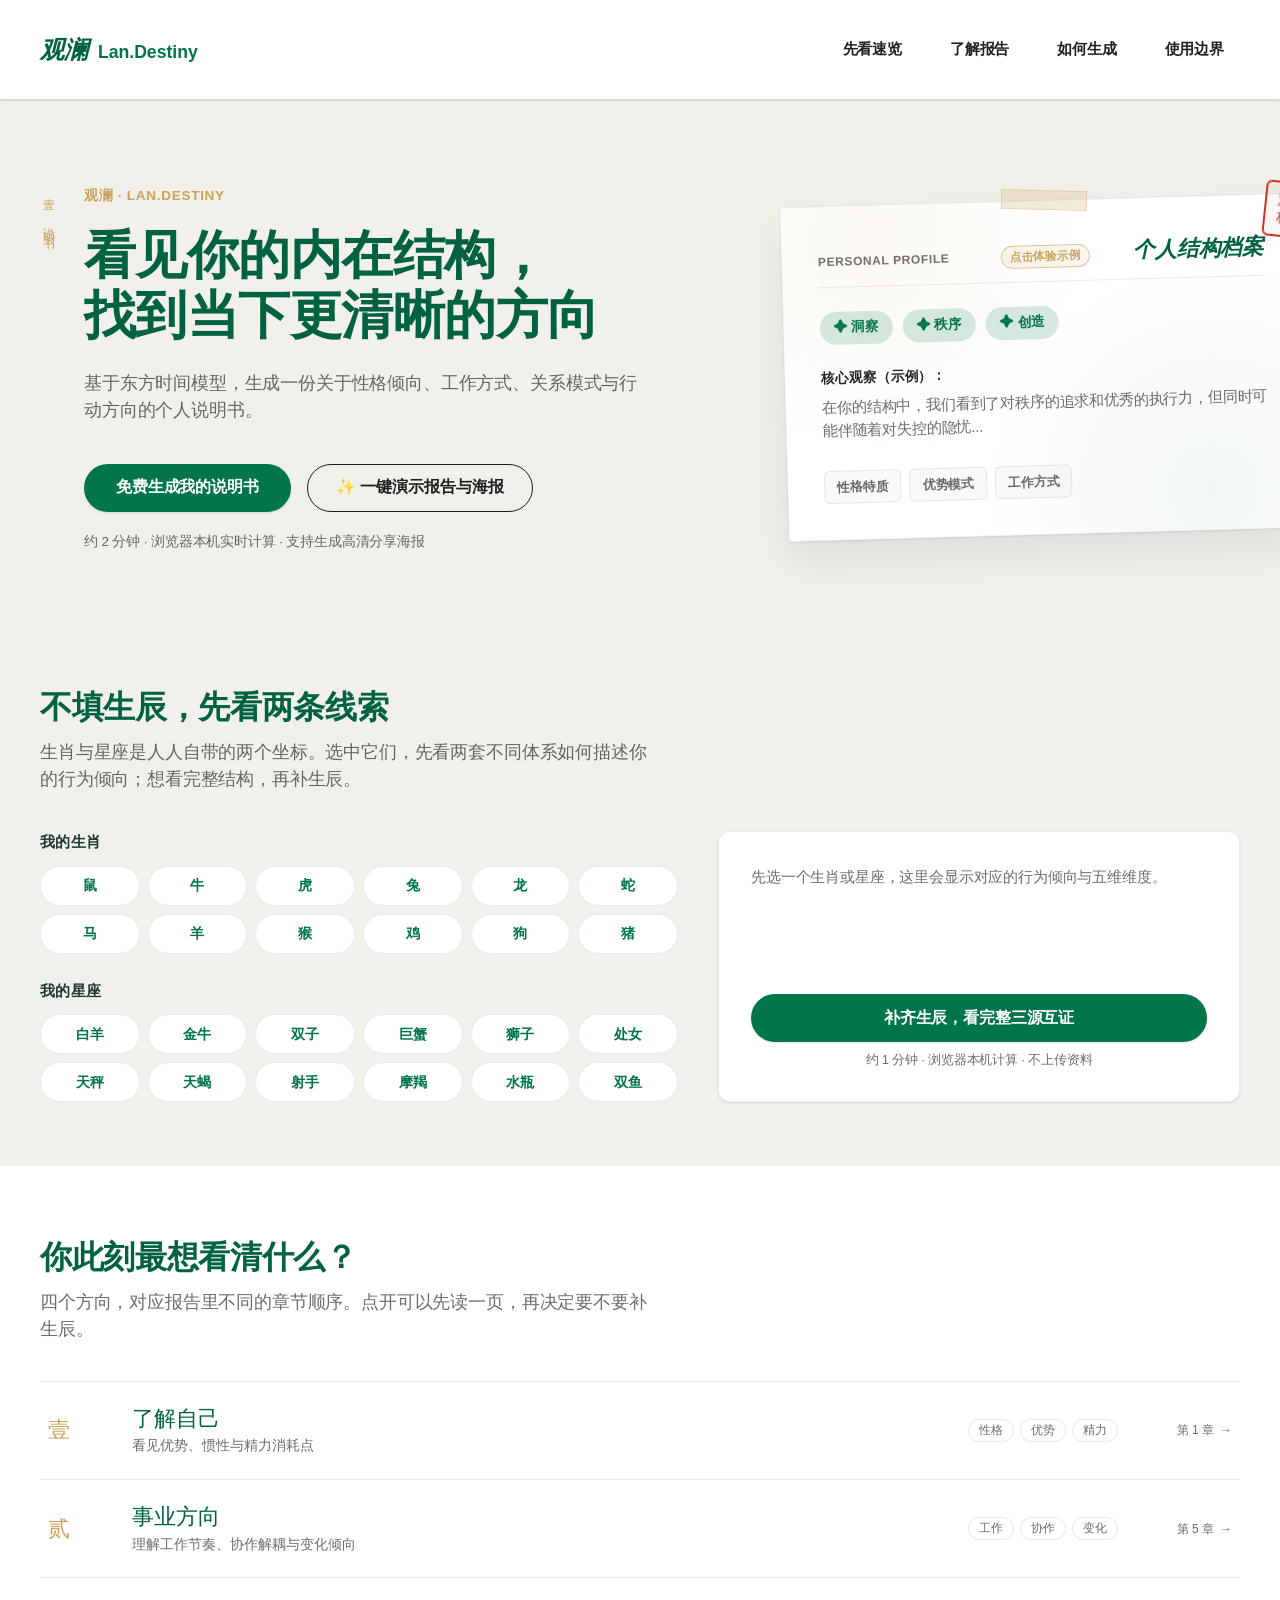
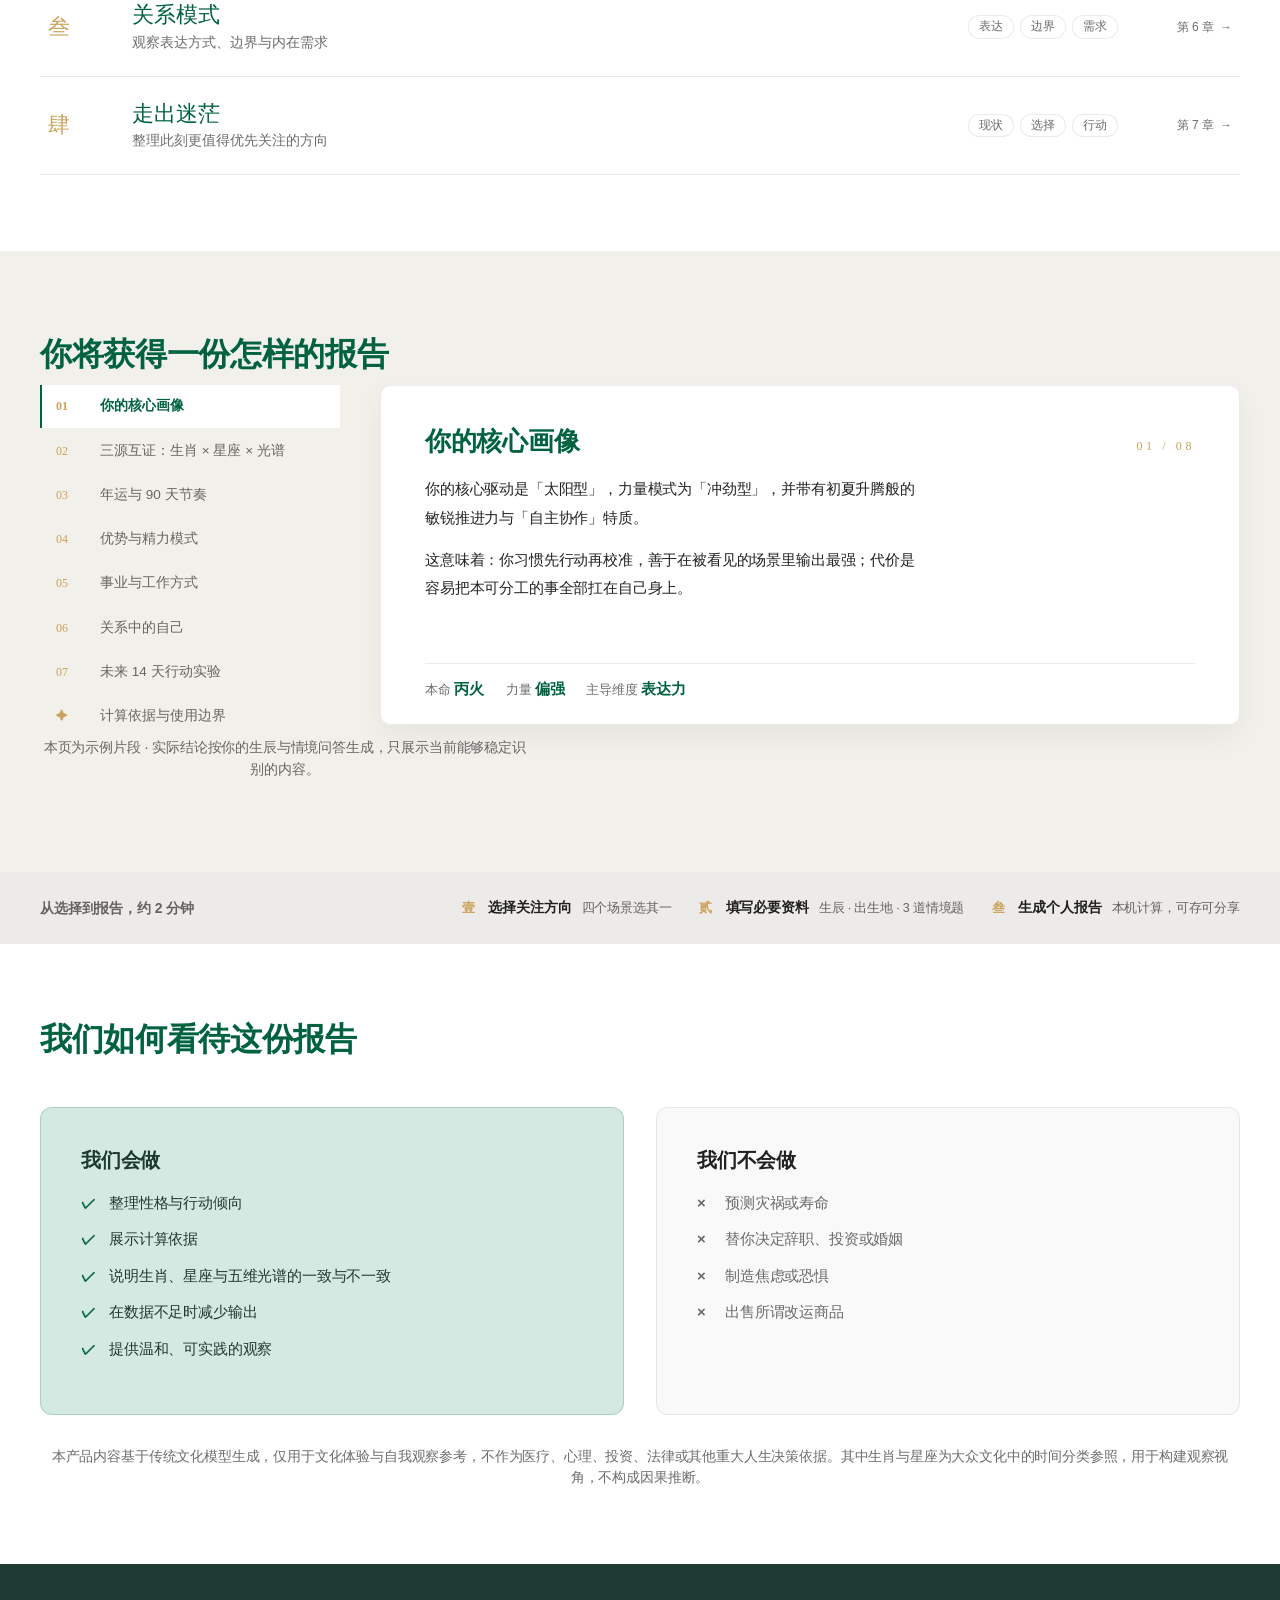
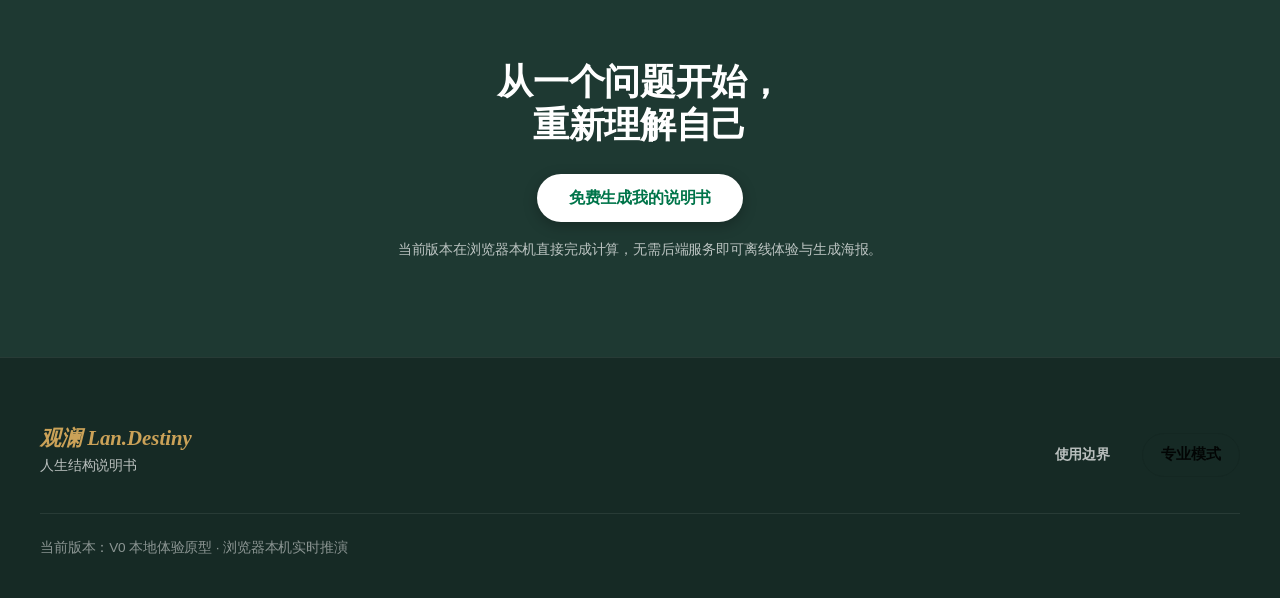
<file: index.html>
<!DOCTYPE html>
<html lang="zh-CN">
<head>
    <meta charset="UTF-8">
    <meta name="viewport" content="width=device-width, initial-scale=1.0">
    <meta name="description" content="观澜 Lan.Destiny · 个人结构说明书：生肖 × 星座 × 五维光谱三源交叉验证，分钟级真太阳时校准，年运与 90 天行动窗口。浏览器本机计算，不上传生辰。">
    <title>观澜命理 · Lan.Destiny</title>
    <meta property="og:type" content="website">
    <meta property="og:site_name" content="观澜 Lan.Destiny">
    <meta property="og:title" content="观澜 Lan.Destiny · 个人结构说明书">
    <meta property="og:description" content="生肖 × 星座 × 五维光谱三源交叉验证，分钟级真太阳时校准，年运与 90 天行动窗口。浏览器本机计算，不上传生辰。">
    <meta property="og:url" content="https://lubiny0601-spec.github.io/lan-destiny/">
    <meta property="og:image" content="https://lubiny0601-spec.github.io/lan-destiny/share-card.png">
    <meta property="og:image:width" content="1200">
    <meta property="og:image:height" content="630">
    <meta name="twitter:card" content="summary_large_image">
    <meta name="twitter:title" content="观澜 Lan.Destiny · 个人结构说明书">
    <meta name="twitter:description" content="生肖 × 星座 × 五维光谱三源交叉验证 · 分钟级真太阳时校准 · 90 天行动窗口">
    <meta name="twitter:image" content="https://lubiny0601-spec.github.io/lan-destiny/share-card.png">
    <meta name="theme-color" content="#F2F0EB">
    <link rel="icon" href="data:image/svg+xml,%3Csvg xmlns='http://www.w3.org/2000/svg' viewBox='0 0 64 64'%3E%3Crect width='64' height='64' rx='14' fill='%23f2f0eb'/%3E%3Ccircle cx='32' cy='30' r='15' fill='none' stroke='%23006241' stroke-width='4'/%3E%3Cpath d='M12 48c6-4 10-4 15 0s9 4 15 0 8-3 10-1' fill='none' stroke='%23cba258' stroke-width='4' stroke-linecap='round'/%3E%3C/svg%3E">
    <!-- Offline-ready font stack -->
    <!-- Local system font stack used for fast loading -->
    <link rel="stylesheet" href="style.css">
</head>
<body>
    <!-- 普通用户模式 -->
    <div id="consumer-mode-view">
        <!-- Section 1: 顶部导航 -->
        <header class="consumer-nav">
            <div class="nav-brand">
                <span class="brand-zh">观澜</span>
                <span class="brand-en">Lan.Destiny</span>
            </div>
            <nav class="nav-links">
                <a href="#quick-peek">先看速览</a>
                <a href="#report-preview">了解报告</a>
                <a href="#generation-process">如何生成</a>
                <a href="#usage-boundary">使用边界</a>
            </nav>
        </header>

        <main class="consumer-main">
            <!-- Section 1: 首屏Hero (Double Column) -->
            <section class="consumer-hero">
                <div class="hero-content">
                    <div class="hero-spine" aria-hidden="true">壹 · 说明书</div>
                    <div class="hero-text-area">
                        <div class="hero-eyebrow">观澜 · Lan.Destiny</div>
                        <h2 class="hero-title">看见你的内在结构，<br>找到当下更清晰的方向</h2>
                        <p class="hero-desc">基于东方时间模型，生成一份关于性格倾向、工作方式、关系模式与行动方向的个人说明书。</p>
                        <div class="hero-actions">
                            <button class="btn-primary start-generation-btn" data-action="open-consumer-form">免费生成我的说明书</button>
                            <button type="button" id="btn-quick-demo-report" class="btn-secondary">✨ 一键演示报告与海报</button>
                        </div>
                        <div class="hero-tips">
                            约 2 分钟 · 浏览器本机实时计算 · 支持生成高清分享海报
                        </div>
                    </div>
                    <div class="hero-visual-area">
                        <div class="hero-tape" aria-hidden="true"></div>
                        <div class="hero-seal" aria-hidden="true">观澜<br>标本</div>
                        <div class="report-preview-card" id="hero-preview-card" title="点击直接体验演示报告与分享海报" style="cursor: pointer;">
                            <div class="rpc-header">
                                <span class="rpc-label">PERSONAL PROFILE</span>
                                <span class="rpc-demo-badge">点击体验示例</span>
                                <span class="rpc-title">个人结构档案</span>
                            </div>
                            <div class="rpc-keywords">
                                <span class="keyword">✦ 洞察</span>
                                <span class="keyword">✦ 秩序</span>
                                <span class="keyword">✦ 创造</span>
                            </div>
                            <div class="rpc-abstract">
                                <div class="rpc-abstract-title">核心观察（示例）：</div>
                                <p>在你的结构中，我们看到了对秩序的追求和优秀的执行力，但同时可能伴随着对失控的隐忧...</p>
                            </div>
                            <div class="rpc-chapters">
                                <div class="rpc-chapter">性格特质</div>
                                <div class="rpc-chapter">优势模式</div>
                                <div class="rpc-chapter">工作方式</div>
                            </div>
                        </div>
                    </div>
                </div>
            </section>

            <!-- Section 2: 零输入速览（生肖 × 星座，无需生辰） -->
            <section id="quick-peek" class="consumer-quickpeek">
                <div class="section-container">
                    <div class="section-header">
                        <h3 class="section-title">不填生辰，先看两条线索</h3>
                        <p class="section-subtitle">生肖与星座是人人自带的两个坐标。选中它们，先看两套不同体系如何描述你的行为倾向；想看完整结构，再补生辰。</p>
                    </div>
                    <div class="quickpeek-panel">
                        <div class="quickpeek-rails">
                            <div class="quickpeek-group">
                                <div class="quickpeek-label">我的生肖</div>
                                <div class="chip-rail" id="quickpeek-zodiac-rail" role="group" aria-label="选择生肖"></div>
                            </div>
                            <div class="quickpeek-group">
                                <div class="quickpeek-label">我的星座</div>
                                <div class="chip-rail" id="quickpeek-sign-rail" role="group" aria-label="选择星座"></div>
                            </div>
                        </div>
                        <div class="quickpeek-result" id="quickpeek-result" aria-live="polite">
                            <p class="quickpeek-placeholder" id="quickpeek-placeholder">先选一个生肖或星座，这里会显示对应的行为倾向与五维维度。</p>
                            <div id="quickpeek-lines" class="hidden">
                                <p class="quickpeek-line">
                                    <span class="quickpeek-line-label" id="qp-zodiac-label">生肖</span>
                                    <span class="quickpeek-line-value" id="qp-zodiac-value"></span>
                                </p>
                                <p class="quickpeek-line">
                                    <span class="quickpeek-line-label" id="qp-sign-label">星座</span>
                                    <span class="quickpeek-line-value" id="qp-sign-value"></span>
                                </p>
                            </div>
                            <p class="quickpeek-verdict" id="qp-verdict"></p>
                            <div class="quickpeek-cta-row">
                                <button class="btn-primary start-generation-btn" data-action="open-consumer-form">补齐生辰，看完整三源互证</button>
                                <span class="quickpeek-cta-hint">约 1 分钟 · 浏览器本机计算 · 不上传资料</span>
                            </div>
                        </div>
                    </div>
                </div>
            </section>

            <!-- Section 3: 场景卡片 -->
            <section class="consumer-scenarios">
                <div class="section-container">
                    <div class="section-header">
                        <h3 class="section-title">你此刻最想看清什么？</h3>
                        <p class="section-subtitle">四个方向，对应报告里不同的章节顺序。点开可以先读一页，再决定要不要补生辰。</p>
                    </div>
                    <div class="scenario-toc">
                        <div class="scenario-row-wrap">
                            <button class="scenario-row" type="button" data-scenario="self" aria-expanded="false" aria-controls="scenario-sample-self">
                                <span class="sr-index" aria-hidden="true">壹</span>
                                <span class="sr-main">
                                    <span class="sr-name">了解自己</span>
                                    <span class="sr-desc">看见优势、惯性与精力消耗点</span>
                                </span>
                                <span class="sr-tags"><span class="sr-tag">性格</span><span class="sr-tag">优势</span><span class="sr-tag">精力</span></span>
                                <span class="sr-folio">第 1 章 <span aria-hidden="true">→</span></span>
                            </button>
                            <div class="scenario-sample" data-open="false" id="scenario-sample-self"><div>
                                <div class="ss-card">
                                    <p>你的能量偏向【决断力】与【洞察力】：最自然的工作方式是先把标准定清楚，再往前推。代价是面对失序时会持续消耗，而不是当场发作。</p>
                                    <p>所以真正需要管理的不是「努力程度」，而是「被打断的次数」。</p>
                                    <button class="btn-primary ss-go" type="button" data-start-scenario="self">补齐生辰，看完整说明书 →</button>
                                    <p class="ss-note">试读片段 · 实际内容按你的四柱与情境问答生成</p>
                                </div>
                            </div></div>
                        </div>

                        <div class="scenario-row-wrap">
                            <button class="scenario-row" type="button" data-scenario="career" aria-expanded="false" aria-controls="scenario-sample-career">
                                <span class="sr-index" aria-hidden="true">贰</span>
                                <span class="sr-main">
                                    <span class="sr-name">事业方向</span>
                                    <span class="sr-desc">理解工作节奏、协作解耦与变化倾向</span>
                                </span>
                                <span class="sr-tags"><span class="sr-tag">工作</span><span class="sr-tag">协作</span><span class="sr-tag">变化</span></span>
                                <span class="sr-folio">第 5 章 <span aria-hidden="true">→</span></span>
                            </button>
                            <div class="scenario-sample" data-open="false" id="scenario-sample-career"><div>
                                <div class="ss-card">
                                    <p>在职场里，你更适合做「定规则的人」，而不是「救火的人」：先把边界与交付标准讲清楚，再谈速度。</p>
                                    <p>内耗红线是「多线并行 + 频繁被打断」，它会把你的长板稀释成「什么都懂一点」。</p>
                                    <button class="btn-primary ss-go" type="button" data-start-scenario="career">补齐生辰，看完整说明书 →</button>
                                    <p class="ss-note">试读片段 · 实际内容按你的四柱与情境问答生成</p>
                                </div>
                            </div></div>
                        </div>

                        <div class="scenario-row-wrap">
                            <button class="scenario-row" type="button" data-scenario="relationship" aria-expanded="false" aria-controls="scenario-sample-relationship">
                                <span class="sr-index" aria-hidden="true">叁</span>
                                <span class="sr-main">
                                    <span class="sr-name">关系模式</span>
                                    <span class="sr-desc">观察表达方式、边界与内在需求</span>
                                </span>
                                <span class="sr-tags"><span class="sr-tag">表达</span><span class="sr-tag">边界</span><span class="sr-tag">需求</span></span>
                                <span class="sr-folio">第 6 章 <span aria-hidden="true">→</span></span>
                            </button>
                            <div class="scenario-sample" data-open="false" id="scenario-sample-relationship"><div>
                                <div class="ss-card">
                                    <p>你表达需求的方式偏间接：先照顾对方情绪，再说自己的诉求。边界被侵蚀时，你倾向沉默，而不是当场反驳。</p>
                                    <p>可执行的调整：把「我觉得都行」换成一句具体的偏好，让对方有机会配合你。</p>
                                    <button class="btn-primary ss-go" type="button" data-start-scenario="relationship">补齐生辰，看完整说明书 →</button>
                                    <p class="ss-note">试读片段 · 实际内容按你的四柱与情境问答生成</p>
                                </div>
                            </div></div>
                        </div>

                        <div class="scenario-row-wrap">
                            <button class="scenario-row" type="button" data-scenario="confusion" aria-expanded="false" aria-controls="scenario-sample-confusion">
                                <span class="sr-index" aria-hidden="true">肆</span>
                                <span class="sr-main">
                                    <span class="sr-name">走出迷茫</span>
                                    <span class="sr-desc">整理此刻更值得优先关注的方向</span>
                                </span>
                                <span class="sr-tags"><span class="sr-tag">现状</span><span class="sr-tag">选择</span><span class="sr-tag">行动</span></span>
                                <span class="sr-folio">第 7 章 <span aria-hidden="true">→</span></span>
                            </button>
                            <div class="scenario-sample" data-open="false" id="scenario-sample-confusion"><div>
                                <div class="ss-card">
                                    <p>此刻的迷茫，多半来自「选项过多、验证太少」。先做一个两周内能验证的小实验，比继续收集信息有用。</p>
                                    <p>判断标准：两周后你能不能说出「我知道了什么」，而不只是「我了解了更多」。</p>
                                    <button class="btn-primary ss-go" type="button" data-start-scenario="confusion">补齐生辰，看完整说明书 →</button>
                                    <p class="ss-note">试读片段 · 实际内容按你的四柱与情境问答生成</p>
                                </div>
                            </div></div>
                        </div>
                    </div>
                </div>
            </section>

            <!-- Section 3: 你将获得什么 -->
            <section id="report-preview" class="consumer-preview">
                <div class="section-container">
                    <h3 class="section-title">你将获得一份怎样的报告</h3>
                    <div class="chapter-dir">
                        <div class="cd-nav" role="tablist" aria-label="报告章节">
                            <button class="cd-item" type="button" role="tab" aria-selected="true" data-chapter="0"><span class="cd-num">01</span><span class="cd-name">你的核心画像</span></button>
                            <button class="cd-item" type="button" role="tab" aria-selected="false" data-chapter="1"><span class="cd-num">02</span><span class="cd-name">三源互证：生肖 × 星座 × 光谱</span></button>
                            <button class="cd-item" type="button" role="tab" aria-selected="false" data-chapter="2"><span class="cd-num">03</span><span class="cd-name">年运与 90 天节奏</span></button>
                            <button class="cd-item" type="button" role="tab" aria-selected="false" data-chapter="3"><span class="cd-num">04</span><span class="cd-name">优势与精力模式</span></button>
                            <button class="cd-item" type="button" role="tab" aria-selected="false" data-chapter="4"><span class="cd-num">05</span><span class="cd-name">事业与工作方式</span></button>
                            <button class="cd-item" type="button" role="tab" aria-selected="false" data-chapter="5"><span class="cd-num">06</span><span class="cd-name">关系中的自己</span></button>
                            <button class="cd-item" type="button" role="tab" aria-selected="false" data-chapter="6"><span class="cd-num">07</span><span class="cd-name">未来 14 天行动实验</span></button>
                            <button class="cd-item" type="button" role="tab" aria-selected="false" data-chapter="7"><span class="cd-num">✦</span><span class="cd-name">计算依据与使用边界</span></button>
                        </div>

                        <div class="cd-pages">
                            <div class="cd-panel is-active" data-chapter="0" role="tabpanel">
                                <div class="cd-head"><h4 class="cd-title">你的核心画像</h4><span class="cd-folio">01 / 08</span></div>
                                <div class="cd-text">
                                    <p>你的核心驱动是「太阳型」，力量模式为「冲劲型」，并带有初夏升腾般的敏锐推进力与「自主协作」特质。</p>
                                    <p>这意味着：你习惯先行动再校准，善于在被看见的场景里输出最强；代价是容易把本可分工的事全部扛在自己身上。</p>
                                </div>
                                <div class="cd-data"><span>本命 <b>丙火</b></span><span>力量 <b>偏强</b></span><span>主导维度 <b>表达力</b></span></div>
                            </div>

                            <div class="cd-panel" data-chapter="1" role="tabpanel">
                                <div class="cd-head"><h4 class="cd-title">三源互证：生肖 × 星座 × 光谱</h4><span class="cd-folio">02 / 08</span></div>
                                <div class="cd-text">
                                    <p>生肖「亥猪」指向洞察力，星座「金牛座」指向承载力，五个维度的前两位正是这两条通道。</p>
                                    <p>两条独立线索分别对应光谱的两条主通道，你的行为不是单一风格，而是双轨并行。</p>
                                </div>
                                <div class="cd-data"><span>生肖 <b>亥猪</b></span><span>星座 <b>金牛座</b></span><span>比对 <b>双轨互补</b></span></div>
                            </div>

                            <div class="cd-panel" data-chapter="2" role="tabpanel">
                                <div class="cd-head"><h4 class="cd-title">年运与 90 天节奏</h4><span class="cd-folio">03 / 08</span></div>
                                <div class="cd-text">
                                    <p>当前流年与你的核心五行构成的关系决定了这一年的主旋律：是输出窗口、结算窗口，还是补给窗口。</p>
                                    <p>报告会把未来 90 天切成 3 个动作窗口，并指出关键决策更适合放在哪一段。</p>
                                </div>
                                <div class="cd-data"><span>流年 <b>按立春换年</b></span><span>流月 <b>按节气分月</b></span><span>窗口 <b>推进 / 补给 / 承压</b></span></div>
                            </div>

                            <div class="cd-panel" data-chapter="3" role="tabpanel">
                                <div class="cd-head"><h4 class="cd-title">优势与精力模式</h4><span class="cd-folio">04 / 08</span></div>
                                <div class="cd-text">
                                    <p>五维光谱显示你的主导长板与最需补给的那一维：长板用来打开局面，短板决定你能撑多久。</p>
                                    <p>充能与漏能都会被指出来——哪些场合让你回血，哪些事在悄悄稀释你的专注力。</p>
                                </div>
                                <div class="cd-data"><span>维度 <b>五维光谱</b></span><span>补给 <b>最弱维度</b></span><span>节奏 <b>充能 / 漏能</b></span></div>
                            </div>

                            <div class="cd-panel" data-chapter="4" role="tabpanel">
                                <div class="cd-head"><h4 class="cd-title">事业与工作方式</h4><span class="cd-folio">05 / 08</span></div>
                                <div class="cd-text">
                                    <p>报告会给出更推荐的战术定位：你适合做定规则的人、救火的人，还是把复杂讲清楚的人。</p>
                                    <p>同时列出最应避开的内耗红线，以及建议的工作节奏。</p>
                                </div>
                                <div class="cd-data"><span>定位 <b>战术角色</b></span><span>红线 <b>内耗模式</b></span><span>节奏 <b>推进顺序</b></span></div>
                            </div>

                            <div class="cd-panel" data-chapter="5" role="tabpanel">
                                <div class="cd-head"><h4 class="cd-title">关系中的自己</h4><span class="cd-folio">06 / 08</span></div>
                                <div class="cd-text">
                                    <p>你在亲密关系里的互动底色、表达习惯，以及边界是怎么被自己一步步让出去的。</p>
                                    <p>配一段可以立刻用的沟通防爆指南，而不是要求你变成另一个人。</p>
                                </div>
                                <div class="cd-data"><span>表达 <b>直接 / 间接</b></span><span>边界 <b>守与让</b></span><span>盲点 <b>常见误区</b></span></div>
                            </div>

                            <div class="cd-panel" data-chapter="6" role="tabpanel">
                                <div class="cd-head"><h4 class="cd-title">未来 14 天行动实验</h4><span class="cd-folio">07 / 08</span></div>
                                <div class="cd-text">
                                    <p>把结论变成 3 件 14 天内可验证的小事，每件都写清判断标准，避免「好像有点道理」就结束。</p>
                                    <p>实验失败也算结果：它会告诉你哪条假设不成立。</p>
                                </div>
                                <div class="cd-data"><span>实验数 <b>3 件</b></span><span>周期 <b>14 天</b></span><span>标准 <b>可验证</b></span></div>
                            </div>

                            <div class="cd-panel" data-chapter="7" role="tabpanel">
                                <div class="cd-head"><h4 class="cd-title">计算依据与使用边界</h4><span class="cd-folio">✦</span></div>
                                <div class="cd-text">
                                    <p>推演模式、时间口径（真太阳时如何校准）、干支排盘结构、流年流月口径，全部可查。</p>
                                    <p>同时写明这份报告的边界：只做结构化观察，不预测疾病、寿命，也不替你决定重大选择。</p>
                                </div>
                                <div class="cd-data"><span>引擎 <b>浏览器本机</b></span><span>口径 <b>可追溯</b></span><span>数据 <b>零上传</b></span></div>
                            </div>
                        </div>
                    </div>
                    <div class="preview-disclaimer">
                        本页为示例片段 · 实际结论按你的生辰与情境问答生成，只展示当前能够稳定识别的内容。
                    </div>
                </div>
            </section>

            <!-- Section 4: 生成流程 -->
            <section id="generation-process" class="consumer-process">
                <div class="section-container">
                    <h3 class="section-title">从选择到报告，约 2 分钟</h3>
                    <div class="process-timeline">
                        <div class="process-step">
                            <div class="step-num">壹</div>
                            <h4>选择关注方向</h4>
                            <span class="step-desc">四个场景选其一</span>
                        </div>
                        <div class="process-step">
                            <div class="step-num">贰</div>
                            <h4>填写必要资料</h4>
                            <span class="step-desc">生辰 · 出生地 · 3 道情境题</span>
                        </div>
                        <div class="process-step">
                            <div class="step-num">叁</div>
                            <h4>生成个人报告</h4>
                            <span class="step-desc">本机计算，可存可分享</span>
                        </div>
                    </div>
                </div>
            </section>

            <!-- Section 5: 我们如何看待这份报告 -->
            <section id="usage-boundary" class="consumer-boundary">
                <div class="section-container">
                    <h3 class="section-title">我们如何看待这份报告</h3>
                    <div class="boundary-grid">
                        <div class="boundary-box boundary-do">
                            <h4>我们会做</h4>
                            <ul>
                                <li>整理性格与行动倾向</li>
                                <li>展示计算依据</li>
                                <li>说明生肖、星座与五维光谱的一致与不一致</li>
                                <li>在数据不足时减少输出</li>
                                <li>提供温和、可实践的观察</li>
                            </ul>
                        </div>
                        <div class="boundary-box boundary-dont">
                            <h4>我们不会做</h4>
                            <ul>
                                <li>预测灾祸或寿命</li>
                                <li>替你决定辞职、投资或婚姻</li>
                                <li>制造焦虑或恐惧</li>
                                <li>出售所谓改运商品</li>
                            </ul>
                        </div>
                    </div>
                    <div class="boundary-disclaimer">
                        本产品内容基于传统文化模型生成，仅用于文化体验与自我观察参考，不作为医疗、心理、投资、法律或其他重大人生决策依据。其中生肖与星座为大众文化中的时间分类参照，用于构建观察视角，不构成因果推断。
                    </div>
                </div>
            </section>

            <!-- Section 6: 最终CTA -->
            <section class="consumer-cta">
                <div class="section-container">
                    <h3 class="cta-title">从一个问题开始，<br>重新理解自己</h3>
                    <button class="btn-primary start-generation-btn" data-action="open-consumer-form">免费生成我的说明书</button>
                    <div class="cta-disclaimer">
                        当前版本在浏览器本机直接完成计算，无需后端服务即可离线体验与生成海报。
                    </div>
                </div>
            </section>
        </main>

        <!-- Consumer V0 Report View -->
        <div id="consumer-report-view" class="consumer-report-view hidden">
            <!-- Top Action Bar -->
            <div class="report-top-bar">
                <div class="top-bar-inner">
                    <div class="top-bar-brand">观澜 Lan.Destiny · 个人结构说明书</div>
                    <div class="top-bar-actions">
                        <button id="btn-report-poster" class="btn-primary-sm btn-poster-accent" title="生成可保存的精美分享海报">生成分享海报</button>
                        <button id="btn-report-copy" class="btn-secondary-sm" title="复制说明书核心结论">复制摘要</button>
                        <button id="btn-report-print" class="btn-secondary-sm" title="存为PDF或打印">存为PDF/打印</button>
                        <button id="btn-report-edit" class="btn-secondary-sm">修改资料</button>
                        <button id="btn-report-close" class="btn-secondary-sm">返回首页</button>
                    </div>
                </div>
            </div>

            <!-- Report Main Banner -->
            <section class="report-banner">
                <div class="banner-container">
                    <h1 class="report-user-title"><span id="report-user-name">阿澜</span> 的个人结构说明书</h1>
                    <p class="report-user-subtitle" id="report-user-subtitle">关于性格、优势与精力模式的个人观察</p>
                    <div class="report-meta-pills">
                        <span class="meta-pill" id="report-meta-gender">性别：男</span>
                        <span class="meta-pill" id="report-meta-birth">生辰：1995年05月15日</span>
                        <span class="meta-pill" id="report-meta-calendar">历法：公历</span>
                        <span class="meta-pill pill-accent" id="report-meta-scenario">本次关注：了解自己</span>
                    </div>

                    <div id="report-confidence-banner" class="report-confidence-banner hidden"></div>

                    <!-- 30秒看懂自己 (Level 1 Summary) -->
                    <div class="summary-30s-card" id="card-section-summary30s">
                        <div class="summary-header">
                            <span class="summary-badge" id="summary-badge-text">⚡ 30秒看懂自己</span>
                            <div class="summary-keywords" id="summary-keywords"></div>
                            <button type="button" id="btn-summary-poster" class="btn-summary-poster">生成分享海报</button>
                        </div>
                        <div class="summary-3lines">
                            <div class="s3-row">
                                <span class="s3-label">你是谁</span>
                                <p class="s3-text" id="summary-line-you"></p>
                            </div>
                            <div class="s3-row s3-row-do">
                                <span class="s3-label">现在该做</span>
                                <p class="s3-text" id="summary-line-do"></p>
                            </div>
                            <div class="s3-row s3-row-dont">
                                <span class="s3-label">别做</span>
                                <p class="s3-text" id="summary-line-dont"></p>
                            </div>
                        </div>
                        <div class="summary-detail" id="summary-detail">
                                <div class="summary-observation" id="summary-observation"></div>
                            <div class="summary-trio-grid">
                            <div class="trio-item trio-advantage">
                                <span class="trio-label" id="summary-label-adv">✦ 主要优势</span>
                                <p id="summary-advantage"></p>
                            </div>
                            <div class="trio-item trio-burnout">
                                <span class="trio-label" id="summary-label-burnout">⚠ 主要精力消耗点</span>
                                <p id="summary-burnout"></p>
                            </div>
                            <div class="trio-item trio-action">
                                <span class="trio-label" id="summary-label-action">🎯 当前建议减法</span>
                                <p id="summary-action"></p>
                            </div>
                        </div>
                        </div>
                        <button type="button" class="summary-more-toggle" id="btn-summary-more" aria-expanded="false">看懂这三句背后 ▾</button>
                    </div>
                </div>
            </section>

            <!-- Report Body Container (Level 2 & Level 3) -->
            <section class="report-body">
                <div class="report-container">
                    <!-- 01 你的核心画像 -->
                    <div class="report-card" id="card-section-personality">
                        <div class="card-header">
                            <span class="section-num">01</span>
                            <h3>你的核心画像</h3>
                        </div>
                        <div class="card-content" id="report-section-personality"></div>
                    </div>

                    <!-- 02 三源互证：生肖 · 星座 · 五个维度 -->
                    <div class="report-card" id="card-section-triangulation">
                        <div class="card-header">
                            <span class="section-num">02</span>
                            <h3>三源互证：生肖 · 星座 · 五个维度</h3>
                        </div>
                        <div class="card-content" id="report-section-triangulation"></div>
                    </div>

                    <!-- 03 年运与 90 天节奏 -->
                    <div class="report-card" id="card-section-rhythm">
                        <div class="card-header">
                            <span class="section-num">03</span>
                            <h3>未来 90 天：哪一段适合发起、谈判、交付</h3>
                        </div>
                        <div class="card-content" id="report-section-rhythm"></div>
                    </div>

                    <!-- 03 优势与精力模式 -->
                    <div class="report-card" id="card-section-energy">
                        <div class="card-header">
                            <span class="section-num">02</span>
                            <h3>优势与精力模式</h3>
                        </div>
                        <div class="card-content" id="report-section-energy"></div>
                    </div>

                    <!-- 03 事业与工作方式 -->
                    <div class="report-card" id="card-section-career">
                        <div class="card-header">
                            <span class="section-num">03</span>
                            <h3>事业与工作方式</h3>
                        </div>
                        <div class="card-content" id="report-section-career"></div>
                    </div>

                    <!-- 04 关系中的自己 -->
                    <div class="report-card" id="card-section-relationship">
                        <div class="card-header">
                            <span class="section-num">04</span>
                            <h3>关系中的自己</h3>
                        </div>
                        <div class="card-content" id="report-section-relationship"></div>
                    </div>

                    <!-- 05 未来14天行动实验 -->
                    <div class="report-card card-accent-bg" id="card-section-action">
                        <div class="card-header">
                            <span class="section-num">05</span>
                            <h3>未来 14 天行动实验</h3>
                        </div>
                        <div class="card-content" id="report-section-advice"></div>
                    </div>

                    <!-- 06 为什么会得出这些观察 (Level 3 Evidence - Folded by default) -->
                    <div class="report-card card-muted-bg" id="card-section-evidence">
                        <details class="evidence-accordion">
                            <summary class="evidence-summary">
                                <div class="evidence-summary-left">
                                    <span class="section-num">✦</span>
                                    <span class="evidence-title">为什么会得出这些观察（底层数据依据与使用边界）</span>
                                </div>
                                <span class="evidence-toggle-hint">点击展开/折叠依据 ▾</span>
                            </summary>
                            <div class="card-content" id="report-section-boundary" style="margin-top: 20px;"></div>
                        </details>
                    </div>

                    <!-- Report Bottom Actions -->
                    <div class="report-bottom-actions">
                        <button id="btn-report-bottom-poster" class="btn-primary">生成分享海报</button>
                        <button id="btn-report-bottom-copy" class="btn-secondary">复制核心结论</button>
                        <button id="btn-report-bottom-print" class="btn-secondary">存为 PDF / 打印</button>
                        <button id="btn-report-bottom-edit" class="btn-secondary">修改资料并重新推演</button>
                        <button id="btn-report-bottom-home" class="btn-secondary">返回首页</button>
                    </div>
                </div>
            </section>
        </div>

        <!-- Share Poster Preview Modal -->
        <div id="poster-preview-modal" class="poster-modal-overlay hidden" role="dialog" aria-modal="true" aria-labelledby="poster-modal-title">
            <div class="poster-modal-backdrop" data-action="close-poster-modal"></div>
            <div class="poster-modal-card">
                <div class="poster-modal-header">
                    <div>
                        <span class="poster-modal-eyebrow">LAN.DESTINY SPECIMEN CARD</span>
                        <h3 id="poster-modal-title">个人结构标本 · 分享海报预览</h3>
                    </div>
                    <button type="button" id="btn-close-poster-modal" class="poster-close-btn" aria-label="关闭">&times;</button>
                </div>
                <div class="poster-canvas-stage">
                    <canvas id="share-poster-canvas" width="1080" height="1560"></canvas>
                </div>
                <div class="poster-modal-footer">
                    <div class="poster-footer-hint">✦ 高清 2x 植物标本风长图 · 适合保存至本地或直接分享演示</div>
                    <div class="poster-footer-btns">
                        <button type="button" id="btn-poster-copy-quote" class="btn-secondary-sm">复制金句文案</button>
                        <button type="button" id="btn-download-poster" class="btn-primary-sm btn-poster-accent">⬇ 下载高清海报 (PNG)</button>
                    </div>
                </div>
            </div>
        </div>

        <footer class="consumer-footer">
            <div class="footer-content">
                <div class="footer-brand">
                    <span class="brand-zh">观澜 Lan.Destiny</span><br>
                    <span class="brand-sub">人生结构说明书</span>
                </div>
                <div class="footer-links">
                    <a href="#usage-boundary">使用边界</a>
                    <button id="btn-enter-pro-footer" class="btn-text" aria-controls="professional-mode-view" aria-expanded="false">专业模式</button>
                </div>
            </div>
            <div class="footer-bottom">
                当前版本：V0 本地体验原型 · 浏览器本机实时推演
            </div>
        </footer>

        <!-- Custom Notice Component -->
        <div id="consumer-notice" class="consumer-notice hidden" role="status">
            <span>资料填写功能将在下一步骤接入。</span>
            <button type="button" id="btn-close-notice">关闭</button>
        </div>

        <!-- Consumer Form Shell -->
        <div id="consumer-form-shell" class="hidden" aria-hidden="true" role="dialog" aria-modal="true" aria-labelledby="form-shell-title">
            <div class="form-shell-overlay" data-action="close-consumer-form"></div>
            <div class="form-shell-container">
                <div id="form-shell-step1">
                    <div class="form-shell-header">
                        <div class="form-shell-brand">观澜 Lan.Destiny</div>
                        <div class="form-shell-step-indicator">
                            <span class="step-count">01 / 02</span>
                        </div>
                    </div>
                    <div class="form-shell-body">
                        <div class="form-body-inner">
                            <div class="form-left-col">
                                <h2 id="form-shell-title">此刻，你最想看清什么？</h2>
                                <p class="form-shell-desc">选择一个最接近你当前状态的方向。我们会围绕该主题深度展开，并定制 14 天行动实验。</p>
                            </div>
                            <div class="form-right-col">
                                <div class="scenario-grid">
                                    <label class="scenario-card">
                                        <input type="radio" name="consumer_scenario" value="self" class="visually-hidden">
                                        <div class="scenario-card-inner">
                                            <h3>01 了解自己</h3>
                                            <p>优势、惯性与精力模式</p>
                                            <div class="scenario-check"></div>
                                        </div>
                                    </label>
                                    <label class="scenario-card">
                                        <input type="radio" name="consumer_scenario" value="career" class="visually-hidden">
                                        <div class="scenario-card-inner">
                                            <h3>02 事业方向</h3>
                                            <p>工作节奏、协作与变化</p>
                                            <div class="scenario-check"></div>
                                        </div>
                                    </label>
                                    <label class="scenario-card">
                                        <input type="radio" name="consumer_scenario" value="relationship" class="visually-hidden">
                                        <div class="scenario-card-inner">
                                            <h3>03 关系模式</h3>
                                            <p>表达方式、边界与需求</p>
                                            <div class="scenario-check"></div>
                                        </div>
                                    </label>
                                    <label class="scenario-card">
                                        <input type="radio" name="consumer_scenario" value="confusion" class="visually-hidden">
                                        <div class="scenario-card-inner">
                                            <h3>04 走出迷茫</h3>
                                            <p>梳理此刻的优先方向</p>
                                            <div class="scenario-check"></div>
                                        </div>
                                    </label>
                                </div>
                                
                                <div id="step-completed-state" class="hidden">
                                    <h3 class="completed-title">第一步已完成</h3>
                                    <p class="completed-desc">你选择的方向是：<strong id="completed-scenario-name"></strong></p>
                                    <div class="completed-actions">
                                        <button id="btn-revert-step" class="btn-secondary">返回修改</button>
                                        <button class="btn-secondary" data-action="close-consumer-form">关闭</button>
                                    </div>
                                </div>
                            </div>
                        </div>
                    </div>
                    <div class="form-shell-footer">
                        <button class="btn-secondary btn-cancel" data-action="close-consumer-form">取消</button>
                        <div class="next-wrapper">
                            <button id="btn-next-form-shell" class="btn-primary" disabled>下一步</button>
                        </div>
                    </div>
                    <button id="btn-close-form-shell" class="close-btn" data-action="close-consumer-form" aria-label="关闭">&times;</button>
                </div>

                <div id="form-shell-step2" class="hidden">
                    <div class="form-shell-header">
                        <div class="form-shell-brand">观澜 Lan.Destiny</div>
                        <div class="form-shell-step-indicator">
                            <span class="step-count">02 / 02</span>
                        </div>
                    </div>
                    <div class="form-shell-body">
                        <div class="form-body-inner">
                            <div class="form-left-col">
                                <div id="selected-scenario-bar" class="selected-scenario-bar">
                                    <span>已选择：<strong id="selected-scenario-label">了解自己</strong></span>
                                    <button type="button" id="btn-change-scenario" class="btn-link">更换方向</button>
                                </div>
                                <h2 id="form-shell-title-step2">先认识一下你</h2>
                                <p id="form-shell-desc-step2" class="form-shell-desc">结合出生时间结构与 3 道当下情境校准题，浏览器将在本机为你实时生成专属说明书与分享海报。</p>
                            </div>
                            <div class="form-right-col">
                                <form id="consumer-step2-form" onsubmit="return false;">
                                    <div class="form-row two-cols">
                                        <div class="form-group">
                                            <label for="consumer-nickname">如何称呼你</label>
                                            <input type="text" id="consumer-nickname" class="form-input" placeholder="例如：阿澜" maxlength="20">
                                        </div>
                                        <div class="form-group">
                                            <label>性别</label>
                                            <div class="segmented-control" id="gender-segmented">
                                                <label class="segmented-option">
                                                    <input type="radio" name="consumer_gender" value="male" checked>
                                                    <span>男</span>
                                                </label>
                                                <label class="segmented-option">
                                                    <input type="radio" name="consumer_gender" value="female">
                                                    <span>女</span>
                                                </label>
                                            </div>
                                            <div class="field-hint">用于计算阶段节奏走向，基础性格由出生时间决定</div>
                                        </div>
                                    </div>

                                    <div class="form-group">
                                        <label>出生历法</label>
                                        <div class="segmented-control" id="calendar-segmented">
                                            <label class="segmented-option">
                                                <input type="radio" name="consumer_calendar" value="solar" checked>
                                                <span>公历（阳历）</span>
                                            </label>
                                            <label class="segmented-option">
                                                <input type="radio" name="consumer_calendar" value="lunar">
                                                <span>农历（阴历）</span>
                                            </label>
                                        </div>
                                    </div>

                                    <div class="form-group">
                                        <label>出生日期</label>
                                        <div class="form-row three-cols">
                                            <div class="select-wrapper">
                                                <select id="consumer-birth-year" class="form-select"></select>
                                            </div>
                                            <div class="select-wrapper">
                                                <select id="consumer-birth-month" class="form-select"></select>
                                            </div>
                                            <div class="select-wrapper">
                                                <select id="consumer-birth-day" class="form-select"></select>
                                            </div>
                                        </div>
                                    </div>

                                    <div class="form-group">
                                        <label for="consumer-time-precision">时间准确度</label>
                                        <div class="select-wrapper">
                                            <select id="consumer-time-precision" class="form-select">
                                                <option value="exact">精确到分钟（推荐）</option>
                                                <option value="hour" selected>知道大概时辰</option>
                                                <option value="unknown">不清楚出生时间</option>
                                            </select>
                                        </div>
                                        <div class="field-hint">精确到分钟并选择出生地，时柱会按真太阳时校准</div>
                                    </div>

                                    <!-- 精确到分钟：时 / 分 -->
                                    <div class="form-row two-cols hidden" id="clock-row">
                                        <div class="form-group">
                                            <label for="consumer-birth-hour24">出生时（0-23）</label>
                                            <div class="select-wrapper">
                                                <select id="consumer-birth-hour24" class="form-select"></select>
                                            </div>
                                        </div>
                                        <div class="form-group">
                                            <label for="consumer-birth-minute">出生分（0-59）</label>
                                            <div class="select-wrapper">
                                                <select id="consumer-birth-minute" class="form-select"></select>
                                            </div>
                                        </div>
                                    </div>

                                    <!-- 大概时辰：两小时一段 -->
                                    <div class="form-group" id="shichen-row">
                                        <label for="consumer-birth-hour">出生时辰</label>
                                        <div class="select-wrapper">
                                            <select id="consumer-birth-hour" class="form-select"></select>
                                        </div>
                                    </div>

                                    <div class="form-row two-cols">
                                        <div class="form-group">
                                            <label for="consumer-birth-city">出生地（真太阳时校准）</label>
                                            <input type="search" id="consumer-birth-city-search" class="form-input city-search-input" placeholder="搜索城市：如 成都 / 喀什 / 台北" autocomplete="off">
                                            <div class="select-wrapper">
                                                <select id="consumer-birth-city" class="form-select"></select>
                                            </div>
                                            <div class="field-hint">共 <span id="consumer-birth-city-count">—</span> 个城市；找不到就直接填经度</div>
                                        </div>
                                        <div class="form-group">
                                            <label for="consumer-birth-lng">经度（东经，可选覆盖）</label>
                                            <input type="number" id="consumer-birth-lng" class="form-input" min="73" max="135" step="0.1" placeholder="留空则使用出生地">
                                        </div>
                                    </div>
                                    <div class="true-solar-preview" id="true-solar-preview">未启用真太阳时校准（按北京时间）</div>

                                    <!-- 3 Behavioral Situational Calibration Questions (动态情境校准题) -->
                                    <div class="situational-calibration-block">
                                        <div class="situational-block-header">
                                            <span class="situational-badge" id="situational-badge-title">✦ 现实情境校准</span>
                                            <span class="situational-sub" id="situational-badge-sub">结合你当下的真实处境，让行动建议更精准</span>
                                        </div>
                                        <div id="situational-questions-container"></div>
                                    </div>

                                    <div id="consumer-form-error" class="form-inline-error hidden" role="alert"></div>
                                    <div class="form-privacy-note">🔒 浏览器本机直接完成计算，不依赖外部服务器、不上传个人隐私</div>
                                </form>

                                <div id="step2-completed-state" class="hidden">
                                    <h3 class="completed-title">生辰信息已校验</h3>
                                    <p class="completed-desc">参数已存入当前会话。准备为您生成个人说明书。</p>
                                </div>
                            </div>
                        </div>
                    </div>
                    <div class="form-shell-footer">
                        <button id="btn-back-step1" class="btn-secondary">上一步</button>
                        <div class="next-wrapper">
                            <button id="btn-submit-consumer-form" class="btn-primary">生成我的结构说明书</button>
                        </div>
                    </div>
                    <button class="close-btn" data-action="close-consumer-form" aria-label="关闭">&times;</button>
                </div>
            </div>
        </div>
    </div>

    <!-- 专业排盘模式 -->
    <div class="app-container hidden" id="professional-mode-view" aria-hidden="true">
        <!-- Left Side: Config Panel -->
        <aside class="sidebar">
            <header class="branding">
                <h1><i>Lan</i> <span>Destiny</span></h1>
                <p class="subtitle">观澜命理 · 命运技术分析</p>
                <button id="btn-back-consumer" class="back-consumer-btn" aria-controls="consumer-mode-view" aria-expanded="false">← 返回普通模式</button>
            </header>
            <nav class="module-tabs" aria-label="推演项目">
                <div class="module-group">
                    <p class="module-group-head">看你的命盘<span>需要你的出生信息</span></p>
                    <div class="module-group-grid">
                        <button class="tab-btn active" id="tab-bazi" data-module="bazi"><span class="tb-name">八字命盘</span><span class="tb-sub">你的底层结构</span></button>
                        <button class="tab-btn" id="tab-ziwei" data-module="ziwei"><span class="tb-name">紫微斗数</span><span class="tb-sub">同一份命的另一种画法</span></button>
                        <button class="tab-btn" id="tab-hehun" data-module="hehun"><span class="tb-name">合婚合参</span><span class="tb-sub">看你们俩合不合拍</span></button>
                    </div>
                </div>
                <div class="module-group">
                    <p class="module-group-head">问一件具体的事<span>需要你起卦或给一个时间点</span></p>
                    <div class="module-group-grid">
                        <button class="tab-btn" id="tab-meihua" data-module="meihua"><span class="tb-name">梅花易数</span><span class="tb-sub">看一件事，快问快答</span></button>
                        <button class="tab-btn" id="tab-liuyao" data-module="liuyao"><span class="tb-name">六爻纳甲</span><span class="tb-sub">看这件事的另一层细节</span></button>
                        <button class="tab-btn" id="tab-qimen" data-module="qimen"><span class="tb-name">奇门遁甲</span><span class="tb-sub">挑时机和方位</span></button>
                    </div>
                </div>
            </nav>
            <p class="module-status">这六项都要本机后端才出结果：先运行 <code>run.bat</code>，再用 <code>127.0.0.1:8000</code> 打开。公网上点了只会报错。
                <button type="button" class="module-status-help" id="btn-open-vocab">看白话词典</button>
            </p>
            <div id="lan-access" class="lan-access hidden">
                <p class="la-title">手机也能进专业版</p>
                <div class="la-body">
                    <canvas id="lan-qr" width="320" height="320" aria-hidden="true"></canvas>
                    <div class="la-copy">
                        <p class="la-url" id="lan-url">—</p>
                        <p class="la-note">手机连同一个 WiFi，扫这个码就能打开；本机服务要一直开着。</p>
                    </div>
                </div>
            </div>
            <form id="calc-form" class="form-container">
                <!-- Dynamic form fields are inserted here by main.js -->
                <div id="dynamic-fields"></div>
                <button type="submit" class="submit-btn">开始推演排盘</button>
            </form>
        </aside>
        
        <!-- Right Side: Bento Grid Report -->
        <main class="report-area">
            <div id="welcome-screen" class="welcome-screen">
                <div class="taiji-icon">☯</div>
                <h2>观水有术，必观其澜</h2>
                <p>在左侧选一项，填好信息开始推演</p>
            </div>
            <div id="loading-screen" class="loading-screen hidden">
                <div class="spinner"></div>
                <p>正在精密排盘中...</p>
            </div>
            <div id="report-grid" class="bento-grid hidden">
                <div class="bento-card card-full header-card">
                    <div id="report-title-area"></div>
                    <button id="btn-export" class="export-btn">导出 HTML 命书</button>
                </div>
                <div class="bento-card card-half" id="card-basics"></div>
                <div class="bento-card card-half" id="card-elements"></div>
                <div class="bento-card card-full" id="card-chart"></div>
                <div class="bento-card card-full" id="card-cycles"></div>
                <div class="bento-card card-full paper-letter" id="card-interpretation"></div>
            </div>
        </main>
    </div>
    <div id="local-warning-modal" class="modal-overlay hidden">
        <div class="modal-content">
            <div class="warning-icon">⚠️</div>
            <h2>检测到本地服务未运行</h2>
            <p class="warning-desc">当前网页是以本地文件协议 (file://) 打开的，或者无法连接到本地计算引擎。</p>
            <div class="warning-steps">
                <h3>如何解决该问题？</h3>
                <ol>
                    <li>请进入你克隆或交接过来的项目文件夹（内含 <code>server.py</code> 与 <code>run.bat</code>）。</li>
                    <li>双击运行 <strong><code>run.bat</code></strong> 启动本地服务器。</li>
                    <li>启动后，请在浏览器中访问 <strong><a href="http://127.0.0.1:8000" target="_blank">http://127.0.0.1:8000</a></strong>。</li>
                </ol>
            </div>
            <button class="modal-close-btn" onclick="document.getElementById('local-warning-modal').classList.add('hidden')">忽略并继续预览界面</button>
        </div>
    </div>

    <!-- Floating Help Button -->
    <button id="btn-help" class="help-btn" aria-label="词汇百科">❓ 白话词典</button>

    <!-- Help Drawer -->
    <div id="help-drawer" class="help-drawer hidden">
        <div class="drawer-header">
            <h2>🔮 观澜命理白话词典</h2>
            <button id="btn-close-drawer" class="close-drawer-btn">×</button>
        </div>
        <div class="drawer-content">
            <div class="glossary-section">
                <h3>🟢 八字命盘入门</h3>
                <p><strong>四柱八字：</strong>根据出生年月日时换算出的四个干支组合，共八个字，代表出生时的能量磁场。</p>
                <p><strong>五行（金木水火土）：</strong>代表五种能量属性。五行力量面板显示哪种能量偏多或偏少，通常“强则克泄，弱则生扶”。</p>
                <p><strong>大运流年：</strong>大运代表每十年的生活大方向，流年代表某一年具体运势。合起来看就像运势的“天气预报”。</p>
            </div>
            <div class="glossary-section">
                <h3>🟣 紫微斗数入门</h3>
                <p><strong>十二宫位：</strong>将人生划分为命宫、夫妻宫、官禄宫等12个维度。不同星曜落入对应宫位，揭示了不同生活维度的特征。</p>
                <p><strong>化禄/权/科/忌：</strong>是运势的核心变化开关。其中“化忌”一般代表着阻力、压力或需要多加留心的领域。</p>
            </div>
            <div class="glossary-section">
                <h3>🟡 易数占卜（梅花/六爻）</h3>
                <p><strong>本卦/互卦/变卦：</strong>本卦代表现状起因；互卦代表中间演变与隐患；变卦代表最终走向和结局。</p>
                <p><strong>体卦与用卦：</strong>“体”代表你自己，“用”代表所求的事或人。用生体为吉，用克体为凶。</p>
                <p><strong>世爻与应爻：</strong>世爻代表你自己或己方，应爻代表对方、所测事物或外部环境。</p>
            </div>
            <div class="glossary-section">
                <h3>🔵 奇门遁甲入门</h3>
                <p><strong>九宫八门：</strong>奇门盘为3x3宫格。其中“八门”代表人的行动与环境影响（如开门代表吉、死门代表阻碍），“九星”代表天时大势。</p>
            </div>
        </div>
    </div>

    <!-- 生成后的确认首屏：先说三句，看对不对，再给报告 -->
    <div id="confirm-gate" class="confirm-gate hidden" role="dialog" aria-modal="true" aria-labelledby="cg-title">
        <div class="cg-panel">
            <div class="cg-head">
                <span class="cg-step" id="cg-step">第 1 / 3 条</span>
                <button type="button" class="cg-skip" id="cg-skip">跳过，直接看报告</button>
            </div>
            <p class="cg-kicker" id="cg-title">先说三句，看对不对</p>
            <blockquote class="cg-quote" id="cg-quote"></blockquote>
            <p class="cg-source">这几条从你的五维光谱与情境推出来，不是通用话术——不对就点「不太像」，我换一条。</p>
            <div class="cg-actions">
                <button type="button" class="cg-btn cg-yes" id="cg-yes">就是我</button>
                <button type="button" class="cg-btn cg-no" id="cg-no">不太像</button>
            </div>
            <div class="cg-portrait hidden" id="cg-portrait">
                <p class="cg-p-kicker">你认领的自己</p>
                <ul class="cg-p-list" id="cg-p-list"></ul>
                <p class="cg-p-note" id="cg-p-note"></p>
                <button type="button" class="cg-btn cg-report" id="cg-see-report">看完整解读 →</button>
            </div>
            <div class="cg-dots" id="cg-dots" aria-hidden="true"></div>
        </div>
    </div>

    <script src="qr.js"></script>
    <script src="main.js"></script>
</body>
</html>
</file>
<file: style.css>
/* ==========================================================================
   Design System Inspired by DESIGN.md (Four-Tier Green + Warm Cream Canvas)
   ========================================================================== */

:root {
    /* Primary Four-Tier Green Brand System */
    --sb-green: #006241;          /* Primary brand green: H1 headings, primary section headers */
    --sb-green-accent: #00754A;   /* Luminous CTA green: Primary filled/outlined pills, Frap CTA, focus rings */
    --sb-house-green: #1E3932;    /* Deep near-black green: Feature bands, footer, dark status panels */
    --sb-green-uplift: #2b5148;   /* Secondary mid-dark green: Dark surface elevation & dividers */
    --sb-green-light: #d4e9e2;    /* Pale mint wash: Valid/selected form tints & soft utility tags */
    --sb-green-light-tint: rgba(212, 233, 226, 0.33); /* Form valid/selected field tint */
    --sb-green-tint: rgba(0, 98, 65, 0.15);            /* Subtle green focus ring halo & accent washes */

    /* Secondary & Ceremonial Gold (Reserved for ceremony / status callouts only) */
    --sb-gold: #cba258;
    --sb-gold-light: #dfc49d;
    --sb-gold-lightest: #faf6ee;

    /* Warm-Neutral Surfaces & Canvas (No pure white page canvas; solid color-block) */
    --sb-white: #ffffff;          /* Primary card and modal surface */
    --sb-neutral-cool: #f9f9f9;   /* Quiet utility container & form wraps */
    --sb-neutral-warm: #f2f0eb;   /* Primary warm cream page canvas */
    --sb-ceramic: #edebe9;        /* Warmer/darker cream for zone separators & alternating bands */
    --sb-black: #000000;          /* High-contrast top-level action accent */
    --sb-border-subtle: rgba(0, 0, 0, 0.08); /* Crisp, subtle card & component border */

    /* Typography & Text Colors */
    --sb-text-black: rgba(0, 0, 0, 0.87);      /* Primary heading & body text on light surfaces */
    --sb-text-soft: rgba(0, 0, 0, 0.58);       /* Secondary / metadata text on light surfaces */
    --sb-text-black-soft: rgba(0, 0, 0, 0.58); /* Secondary / metadata alias */
    --sb-text-white: rgba(255, 255, 255, 1);   /* Primary text on dark House Green surfaces */
    --sb-text-white-soft: rgba(255, 255, 255, 0.70); /* Secondary text on dark House Green surfaces */
    --sb-rewards-green: #33433d;               /* Dedicated slate-green reading color on ceremony blocks */

    /* Semantic & Form Border Tokens */
    --sb-red: #c82014;
    --sb-red-tint: rgba(200, 32, 20, 0.05);
    --sb-yellow: #fbbc05;
    --sb-input-border: #d6dbde;
    --sb-hairline: #e7e7e7;

    /* Font Stacks & Tracking */
    --font-sans: 'Inter', "Helvetica Neue", Helvetica, Arial, "PingFang SC", "Hiragino Sans GB", "Microsoft YaHei", sans-serif;
    --font-serif: "Iowan Old Style", "Lora", Georgia, "Songti SC", "Noto Serif SC", serif;
    --font-mono: 'SFMono-Regular', Consolas, 'Liberation Mono', Menlo, monospace;
    --sb-font-family: var(--font-sans);
    --font-family-serif: var(--font-serif);
    --sb-tracking-tight: -0.01em;
    --sb-tracking-normal: 0;
    --sb-tracking-wide: 0.05em;
    --sb-line-height-tight: 1.2;
    --sb-line-height-normal: 1.5;

    /* Motion & Transitions */
    --motion-ease: cubic-bezier(0.16, 1, 0.3, 1);
    --motion-fast: 150ms;
    --motion-normal: 250ms;

    /* Spacing Scale (Anchored to 4/8/16/24/32/40/48/56/64px rhythm) */
    --space-1: 4px;
    --space-2: 8px;
    --space-3: 16px;
    --space-4: 24px;
    --space-5: 32px;
    --space-6: 40px;
    --space-7: 48px;
    --space-8: 56px;
    --space-9: 64px;

    /* Geometry & Elevation */
    --card-radius: 12px;
    --pill-radius: 50px;
    --button-radius: 50px;
    --button-active-scale: scale(0.95);
    --card-shadow: 0px 0px 0.5px 0px rgba(0, 0, 0, 0.14), 0px 1px 1px 0px rgba(0, 0, 0, 0.24);
    --nav-shadow: 0 1px 3px rgba(0, 0, 0, 0.1), 0 2px 2px rgba(0, 0, 0, 0.06), 0 0 2px rgba(0, 0, 0, 0.07);
    --sb-shadow-nav: 0 1px 3px rgba(0, 0, 0, 0.1), 0 2px 2px rgba(0, 0, 0, 0.06);
    --sb-shadow-subtle: 0 1px 3px rgba(0, 0, 0, 0.08), 0 1px 2px rgba(0, 0, 0, 0.04);
    --sb-shadow-modal: 0 12px 32px rgba(0, 0, 0, 0.16);
    --frap-shadow: 0 0 6px rgba(0, 0, 0, 0.24), 0 8px 12px rgba(0, 0, 0, 0.14);
    --frap-shadow-active: 0 0 6px rgba(0, 0, 0, 0.24), 0 8px 12px rgba(0, 0, 0, 0);

    /* Legacy variable aliases mapped to DESIGN.md tokens */
    --bg-color: #1E3932;
    --panel-color: #2b5148;
    --border-color: rgba(255, 255, 255, 0.14);
    --text-main: #ffffff;
    --text-muted: rgba(255, 255, 255, 0.70);
    --accent-gold: #cba258;
    --accent-pink: #c82014;
}

* {
    box-sizing: border-box;
    margin: 0;
    padding: 0;
}

body {
    background-color: var(--sb-neutral-warm);
    color: var(--sb-text-black);
    font-family: var(--font-sans);
    letter-spacing: -0.01em;
    -webkit-font-smoothing: antialiased;
    -moz-osx-font-smoothing: grayscale;
    overflow-x: hidden;
    overflow-y: auto;
    min-height: 100vh;
}

/* ==========================================================================
   Professional Workbench Mode (House Green #1E3932 Dark Surface System)
   ========================================================================== */
.app-container {
    display: flex;
    height: 100vh;
    background-color: var(--sb-house-green);
    color: var(--sb-text-white);
}

.sidebar {
    width: 356px;
    background-color: #162B25;
    border-right: 1px solid rgba(255, 255, 255, 0.12);
    display: flex;
    flex-direction: column;
    padding: var(--space-5) var(--space-4);
    box-shadow: var(--nav-shadow);
    z-index: 10;
}

.report-area {
    flex: 1;
    background-color: var(--sb-house-green);
    overflow-y: auto;
    padding: var(--space-6);
    position: relative;
}

.hidden {
    display: none !important;
}

/* Typography & Branding in Pro Sidebar */
.branding {
    margin-bottom: var(--space-4);
}

.branding h1 {
    font-family: var(--font-serif);
    font-size: 28px;
    font-weight: 600;
    letter-spacing: -0.01em;
    color: var(--sb-gold);
}

.branding h1 i {
    font-style: italic;
    color: var(--sb-gold);
}

.branding h1 span {
    font-family: var(--font-sans);
    font-style: normal;
    font-weight: 700;
    color: var(--sb-text-white);
}

.branding .subtitle {
    font-size: 13px;
    color: var(--sb-text-white-soft);
    margin-top: 4px;
    letter-spacing: -0.01em;
}

.back-consumer-btn {
    margin-top: 12px;
    background: transparent;
    color: var(--sb-text-white);
    border: 1px solid rgba(255, 255, 255, 0.70);
    border-radius: var(--pill-radius);
    padding: 7px 16px;
    font-family: var(--font-sans);
    font-size: 13px;
    font-weight: 600;
    letter-spacing: -0.01em;
    cursor: pointer;
    display: inline-flex;
    align-items: center;
    gap: 6px;
    transition: background-color 0.2s ease, border-color 0.2s ease, transform 0.2s ease;
}

.back-consumer-btn:hover {
    background-color: rgba(255, 255, 255, 0.10);
    border-color: var(--sb-white);
}

.back-consumer-btn:active {
    transform: var(--button-active-scale);
}

/* Navigation Tabs (50px Full-Pill Tabs) */
.module-tabs {
    display: grid;
    grid-template-columns: repeat(2, 1fr);
    gap: 8px;
    margin-bottom: var(--space-4);
}

.tab-btn {
    background: transparent;
    border: 1px solid rgba(255, 255, 255, 0.20);
    color: var(--sb-text-white-soft);
    padding: 8px 14px;
    cursor: pointer;
    text-align: center;
    font-family: var(--font-sans);
    font-size: 14px;
    font-weight: 600;
    letter-spacing: -0.01em;
    border-radius: var(--pill-radius);
    transition: background-color 0.2s ease, color 0.2s ease, border-color 0.2s ease, transform 0.2s ease;
}

.tab-btn:hover {
    color: var(--sb-text-white);
    border-color: rgba(255, 255, 255, 0.60);
    background-color: rgba(255, 255, 255, 0.08);
}

.tab-btn.active {
    color: var(--sb-white);
    border-color: var(--sb-green-accent);
    background-color: var(--sb-green-accent);
}

.tab-btn:active {
    transform: var(--button-active-scale);
}

/* Forms & Input Controls in Pro Sidebar */
.form-container {
    display: flex;
    flex-direction: column;
    flex: 1;
    justify-content: space-between;
    min-height: 0;
}

#dynamic-fields {
    display: flex;
    flex-direction: column;
    gap: 16px;
    overflow-y: auto;
    padding-right: 4px;
}

.form-group {
    display: flex;
    flex-direction: column;
    gap: 6px;
}

.form-group label {
    font-size: 13px;
    color: var(--sb-text-white-soft);
    display: block;
    margin-bottom: 4px;
    font-weight: 600;
    letter-spacing: -0.01em;
}

.form-group input, 
.form-group select {
    width: 100%;
    background-color: var(--sb-green-uplift);
    border: 1px solid rgba(255, 255, 255, 0.22);
    color: var(--sb-text-white);
    padding: 10px 12px;
    margin-bottom: 8px;
    border-radius: 8px;
    font-family: var(--font-sans);
    font-size: 14px;
    font-variant-numeric: tabular-nums;
    letter-spacing: -0.01em;
    outline: none;
    transition: border-color 0.2s ease, background-color 0.2s ease, box-shadow 0.2s ease;
}

.form-group select:focus,
.form-group input:focus {
    border-color: var(--sb-gold);
    box-shadow: 0 0 0 2px rgba(203, 162, 88, 0.25);
    background-color: #23443C;
}

.datetime-inputs {
    display: grid;
    grid-template-columns: repeat(6, 1fr);
    gap: 8px;
}

.datetime-inputs input {
    width: 100%;
    text-align: center;
}

.datetime-inputs input[name="year"],
.datetime-inputs input[name="partner_year"] {
    grid-column: span 6;
}

.datetime-inputs input[name="month"],
.datetime-inputs input[name="partner_month"],
.datetime-inputs input[name="day"],
.datetime-inputs input[name="partner_day"] {
    grid-column: span 3;
}

.datetime-inputs input[name="hour"],
.datetime-inputs input[name="partner_hour"],
.datetime-inputs input[name="minute"],
.datetime-inputs input[name="partner_minute"] {
    grid-column: span 3;
}

.form-container h3 {
    font-size: 13px;
    color: var(--sb-gold);
    margin-top: 8px;
    margin-bottom: 2px;
    font-weight: 600;
}

/* Primary Filled Pill Submit Button in Pro Mode */
.submit-btn {
    width: 100%;
    background-color: var(--sb-green-accent);
    color: var(--sb-white);
    border: 1px solid var(--sb-green-accent);
    padding: 12px 24px;
    border-radius: var(--pill-radius);
    font-family: var(--font-sans);
    font-weight: 600;
    font-size: 16px;
    letter-spacing: -0.01em;
    cursor: pointer;
    transition: background-color 0.2s ease, transform 0.2s ease;
    margin-top: 16px;
}

.submit-btn:hover {
    background-color: var(--sb-green);
    border-color: var(--sb-green);
}

.submit-btn:active {
    transform: var(--button-active-scale);
}

/* Welcome & Loading Screens */
.welcome-screen,
.loading-screen {
    position: absolute;
    top: 45%;
    left: 50%;
    transform: translate(-50%, -50%);
    text-align: center;
    display: flex;
    flex-direction: column;
    align-items: center;
    gap: 16px;
    width: 80%;
    max-width: 420px;
}

.taiji-icon {
    font-size: 56px;
    color: var(--sb-gold);
    opacity: 0.45;
    animation: rotateTaiji 24s linear infinite;
    line-height: 1;
}

@keyframes rotateTaiji {
    from { transform: rotate(0deg); }
    to { transform: rotate(360deg); }
}

.welcome-screen h2 {
    font-family: var(--font-serif);
    font-size: 24px;
    font-weight: 600;
    color: var(--sb-text-white);
}

.welcome-screen p {
    font-size: 16px;
    color: var(--sb-text-white-soft);
}

.spinner {
    width: 36px;
    height: 36px;
    border: 3px solid rgba(255, 255, 255, 0.16);
    border-radius: 50%;
    border-top-color: var(--sb-gold);
    animation: spin 0.8s linear infinite;
}

@keyframes spin {
    to { transform: rotate(360deg); }
}

@media (prefers-reduced-motion: reduce) {
    .taiji-icon, .spinner {
        animation: none;
    }
}

/* Bento Grid (12px Solid Color-Block Cards) */
.bento-grid {
    display: grid;
    grid-template-columns: repeat(2, 1fr);
    gap: 24px;
    max-width: 1200px;
    margin: 0 auto;
    padding-bottom: 40px;
}

.bento-card {
    background-color: var(--sb-green-uplift);
    border: 1px solid rgba(255, 255, 255, 0.12);
    border-radius: var(--card-radius);
    padding: 24px;
    min-height: 180px;
    transition: border-color 0.2s ease, transform 0.2s ease;
    box-shadow: var(--card-shadow);
}

.bento-card:hover {
    border-color: var(--sb-gold);
}

.card-full {
    grid-column: span 2;
}

.card-half {
    grid-column: span 1;
}

.header-card {
    display: flex;
    justify-content: space-between;
    align-items: center;
    border-color: var(--sb-gold);
    min-height: auto;
    padding: 16px 24px;
}

.export-btn {
    background: transparent;
    border: 1px solid var(--sb-white);
    color: var(--sb-white);
    padding: 7px 16px;
    border-radius: var(--pill-radius);
    cursor: pointer;
    font-family: var(--font-sans);
    font-size: 14px;
    font-weight: 600;
    letter-spacing: -0.01em;
    transition: background-color 0.2s ease, color 0.2s ease, transform 0.2s ease;
}

.export-btn:hover {
    background-color: var(--sb-white);
    color: var(--sb-green-accent);
}

.export-btn:active {
    transform: var(--button-active-scale);
}

/* Paper Letter style (Ceremony Gold Lightest Card) */
.paper-letter {
    background-color: var(--sb-gold-lightest);
    border: 1px solid var(--sb-gold);
    box-shadow: var(--card-shadow);
    color: var(--sb-rewards-green);
}

.paper-letter h3 {
    color: var(--sb-green) !important;
    border-bottom-color: rgba(0, 98, 65, 0.16) !important;
}

.paper-letter pre {
    color: var(--sb-rewards-green) !important;
    background-color: var(--sb-white) !important;
    border: 1px solid var(--sb-gold-light) !important;
}

.paper-letter p {
    color: var(--sb-rewards-green) !important;
}

/* Semantic Feedback & Highlight Panels */
.error, .error-message, .error-panel {
    color: var(--sb-red);
    border-color: var(--sb-red);
}

.warning, .warning-panel {
    color: var(--sb-yellow);
    border-color: var(--sb-yellow);
}

.highlight-panel {
    border-color: var(--sb-gold);
}

.error-text {
    color: var(--sb-red);
    font-size: 13px;
    margin-top: 4px;
}

.input-error {
    border-color: var(--sb-red) !important;
    background-color: var(--sb-red-tint) !important;
}

/* Bento Card Internal Styling */
.bento-card h3 {
    font-size: 16px;
    font-weight: 600;
    color: var(--sb-gold);
    margin-bottom: 14px;
    border-bottom: 1px solid rgba(255, 255, 255, 0.12);
    padding-bottom: 8px;
    letter-spacing: -0.01em;
}

.bento-card pre {
    font-family: var(--font-mono);
    font-size: 13px;
    line-height: 1.6;
    color: var(--sb-text-white);
    white-space: pre-wrap;
    word-wrap: break-word;
    background-color: rgba(0, 0, 0, 0.22);
    padding: 14px;
    border-radius: 8px;
    overflow-x: auto;
    border: 1px solid rgba(255, 255, 255, 0.08);
}

.bento-card p {
    font-size: 14px;
    line-height: 1.5;
    color: var(--sb-text-white-soft);
}

.empty-state {
    color: rgba(255, 255, 255, 0.45) !important;
    font-style: italic;
}

/* Custom Scrollbars */
::-webkit-scrollbar {
    width: 6px;
    height: 6px;
}
::-webkit-scrollbar-track {
    background: var(--sb-ceramic);
}
::-webkit-scrollbar-thumb {
    background: rgba(0, 98, 65, 0.35);
    border-radius: 3px;
}
::-webkit-scrollbar-thumb:hover {
    background: var(--sb-green-accent);
}

/* Warning Modal Overlay */
.modal-overlay {
    position: fixed;
    top: 0;
    left: 0;
    width: 100vw;
    height: 100vh;
    background-color: rgba(0, 0, 0, 0.60);
    display: flex;
    justify-content: center;
    align-items: center;
    z-index: 100;
    transition: opacity 0.2s ease;
}
.modal-content {
    background-color: var(--sb-white);
    border: 1px solid var(--sb-hairline);
    box-shadow: var(--card-shadow);
    border-radius: var(--card-radius);
    padding: 32px;
    max-width: 500px;
    width: 90%;
    text-align: center;
    color: var(--sb-text-black);
}
.warning-icon {
    font-size: 44px;
    margin-bottom: 16px;
}
.modal-content h2 {
    font-size: 24px;
    font-weight: 600;
    color: var(--sb-green);
    margin-bottom: 12px;
}
.warning-desc {
    font-size: 16px;
    color: var(--sb-text-soft);
    line-height: 1.5;
    margin-bottom: 24px;
}
.warning-steps {
    text-align: left;
    background-color: var(--sb-neutral-warm);
    border-radius: var(--card-radius);
    padding: 20px;
    margin-bottom: 24px;
}
.warning-steps h3 {
    font-size: 14px;
    font-weight: 600;
    color: var(--sb-green);
    margin-bottom: 10px;
}
.warning-steps ol {
    font-size: 14px;
    color: var(--sb-text-black);
    line-height: 1.6;
    padding-left: 20px;
}
.warning-steps code {
    background-color: var(--sb-white);
    color: var(--sb-green);
    padding: 2px 6px;
    border-radius: 4px;
    font-family: var(--font-mono);
}
.warning-steps a {
    color: var(--sb-green-accent);
    text-decoration: underline;
}
.modal-close-btn {
    background-color: var(--sb-green-accent);
    border: 1px solid var(--sb-green-accent);
    color: var(--sb-white);
    padding: 10px 24px;
    border-radius: var(--pill-radius);
    font-size: 14px;
    font-weight: 600;
    cursor: pointer;
    transition: background-color 0.2s ease, transform 0.2s ease;
}
.modal-close-btn:hover {
    background-color: var(--sb-green);
}
.modal-close-btn:active {
    transform: var(--button-active-scale);
}

/* Signature "Frap" Floating Circular/Pill CTA Button (DESIGN.md §4.8 & §6) */
.help-btn {
    position: fixed;
    bottom: 24px;
    right: 24px;
    height: 56px;
    min-width: 56px;
    background-color: var(--sb-green-accent);
    color: var(--sb-white);
    border: none;
    padding: 0 22px;
    border-radius: var(--pill-radius);
    font-family: var(--font-sans);
    font-weight: 600;
    font-size: 15px;
    letter-spacing: -0.01em;
    box-shadow: var(--frap-shadow);
    cursor: pointer;
    z-index: 50;
    display: inline-flex;
    align-items: center;
    justify-content: center;
    gap: 6px;
    transition: transform 0.2s ease, box-shadow 0.2s ease, background-color 0.2s ease;
}
.help-btn:hover {
    background-color: var(--sb-green);
}
.help-btn:active {
    transform: var(--button-active-scale);
    box-shadow: var(--frap-shadow-active);
}

/* Help Drawer Container (House Green Panel) */
.help-drawer {
    position: fixed;
    top: 0;
    right: 0;
    width: 380px;
    height: 100vh;
    background-color: var(--sb-house-green);
    border-left: 1px solid rgba(255, 255, 255, 0.14);
    box-shadow: var(--frap-shadow);
    z-index: 90;
    display: flex;
    flex-direction: column;
    transition: transform 0.3s cubic-bezier(0.25, 0.46, 0.45, 0.94);
}
.help-drawer.hidden {
    transform: translateX(100%);
    display: none !important;
}

.drawer-header {
    padding: 24px;
    border-bottom: 1px solid rgba(255, 255, 255, 0.12);
    display: flex;
    justify-content: space-between;
    align-items: center;
}
.drawer-header h2 {
    font-size: 18px;
    color: var(--sb-white);
    font-weight: 600;
    letter-spacing: -0.01em;
}
.close-drawer-btn {
    background: transparent;
    border: 1px solid rgba(255, 255, 255, 0.3);
    border-radius: 50%;
    width: 36px;
    height: 36px;
    color: var(--sb-text-white);
    font-size: 20px;
    cursor: pointer;
    display: inline-flex;
    align-items: center;
    justify-content: center;
    transition: background-color 0.2s ease, transform 0.2s ease;
}
.close-drawer-btn:hover {
    background-color: rgba(255, 255, 255, 0.1);
}
.close-drawer-btn:active {
    transform: var(--button-active-scale);
}

.drawer-content {
    flex: 1;
    overflow-y: auto;
    padding: 24px;
    display: flex;
    flex-direction: column;
    gap: 20px;
}
.glossary-section {
    background-color: var(--sb-green-uplift);
    border-radius: var(--card-radius);
    padding: 16px;
    display: flex;
    flex-direction: column;
    gap: 10px;
}
.glossary-section h3 {
    font-size: 15px;
    font-weight: 600;
    color: var(--sb-gold);
    border-bottom: 1px solid rgba(255, 255, 255, 0.1);
    padding-bottom: 6px;
}
.glossary-section p {
    font-size: 14px;
    color: var(--sb-text-white-soft);
    line-height: 1.5;
}
.glossary-section strong {
    color: var(--sb-white);
}

/* ========================================================
   Consumer Mode Styles (DESIGN.md - Four-Tier Green & Warm Cream Canvas)
   ======================================================== */
#consumer-mode-view {
    display: flex;
    flex-direction: column;
    min-height: 100vh;
    background-color: var(--sb-neutral-warm);
    color: var(--sb-text-black);
    overflow: visible;
    font-family: var(--sb-font-family);
    letter-spacing: var(--sb-tracking-tight);
    scroll-behavior: smooth;
    line-height: var(--sb-line-height-normal);
    -webkit-font-smoothing: antialiased;
    -moz-osx-font-smoothing: grayscale;
    text-rendering: optimizeLegibility;
}

#consumer-mode-view.hidden {
    display: none !important;
}

/* Base typography */
#consumer-mode-view h1,
#consumer-mode-view h2, 
#consumer-mode-view h3, 
#consumer-mode-view h4 {
    margin: 0;
    font-weight: 700;
    line-height: var(--sb-line-height-tight);
    letter-spacing: var(--sb-tracking-tight);
    color: var(--sb-text-black);
    text-wrap: balance;
}

#consumer-mode-view p {
    margin: 0;
    line-height: var(--sb-line-height-normal);
    text-wrap: pretty;
}

#consumer-mode-view .section-container {
    max-width: 1200px;
    margin: 0 auto;
    width: 100%;
}

/* Nav - White Canvas with triple-shadow & progressive height */
#consumer-mode-view .consumer-nav {
    display: flex;
    justify-content: space-between;
    align-items: center;
    height: 99px;
    padding: 0 40px;
    background: var(--sb-white);
    position: sticky;
    top: 0;
    z-index: 100;
    box-shadow: var(--sb-shadow-nav);
}

#consumer-mode-view .nav-brand {
    display: flex;
    align-items: baseline;
    gap: 10px;
}

#consumer-mode-view .brand-zh {
    font-family: var(--font-family-serif);
    font-size: 1.5rem;
    font-style: italic;
    font-weight: 700;
    color: var(--sb-green);
    letter-spacing: var(--sb-tracking-normal);
}

#consumer-mode-view .brand-en {
    font-size: 1.1rem;
    font-weight: 800;
    letter-spacing: var(--sb-tracking-normal);
    color: var(--sb-green-accent);
}

#consumer-mode-view .nav-links {
    display: flex;
    gap: 16px;
    align-items: center;
}

#consumer-mode-view .nav-links a {
    color: var(--sb-text-black);
    text-decoration: none;
    font-size: 0.95rem;
    font-weight: 600;
    min-height: 44px;
    padding: 8px 16px;
    border-radius: var(--button-radius);
    display: inline-flex;
    align-items: center;
    transition: color var(--motion-fast) var(--motion-ease), background-color var(--motion-fast) var(--motion-ease), transform var(--motion-fast) var(--motion-ease);
}

#consumer-mode-view .nav-links a:hover {
    color: var(--sb-green-accent);
    background-color: var(--sb-green-tint);
}

#consumer-mode-view .nav-links a:active {
    transform: var(--button-active-scale);
}

#consumer-mode-view .btn-text {
    background: transparent;
    border: 1px solid var(--sb-border-subtle);
    color: var(--sb-text-black);
    font-size: 0.95rem;
    font-weight: 600;
    cursor: pointer;
    min-height: 44px;
    padding: 8px 18px;
    border-radius: var(--button-radius);
    display: inline-flex;
    align-items: center;
    transition: color var(--motion-fast) var(--motion-ease), background-color var(--motion-fast) var(--motion-ease), border-color var(--motion-fast) var(--motion-ease), transform var(--motion-fast) var(--motion-ease);
}

#consumer-mode-view .btn-text:hover {
    color: var(--sb-green-accent);
    border-color: var(--sb-green-accent);
    background-color: var(--sb-green-tint);
}

#consumer-mode-view .btn-text:active {
    transform: var(--button-active-scale);
}

/* Universal Buttons - Full Pill */
#consumer-mode-view .btn-primary {
    background-color: var(--sb-green-accent);
    color: var(--sb-white);
    border: none;
    min-height: 48px;
    padding: 12px 32px;
    border-radius: var(--button-radius);
    font-size: 1rem;
    font-weight: 700;
    letter-spacing: var(--sb-tracking-tight);
    font-variant-numeric: tabular-nums;
    cursor: pointer;
    box-shadow: var(--sb-shadow-subtle);
    transition: background-color var(--motion-fast) var(--motion-ease), transform var(--motion-fast) var(--motion-ease), box-shadow var(--motion-fast) var(--motion-ease), opacity var(--motion-fast) var(--motion-ease);
    display: inline-flex;
    align-items: center;
    justify-content: center;
    gap: 8px;
    user-select: none;
}

#consumer-mode-view .btn-primary:hover:not(:disabled) {
    background-color: var(--sb-green);
    box-shadow: var(--sb-shadow-modal);
}

#consumer-mode-view .btn-primary:active:not(:disabled) {
    transform: var(--button-active-scale);
    box-shadow: var(--sb-shadow-subtle);
}

#consumer-mode-view .btn-primary:disabled {
    opacity: 0.5;
    cursor: not-allowed;
    box-shadow: none;
}

#consumer-mode-view .btn-secondary {
    background: transparent;
    color: var(--sb-text-black);
    border: 1px solid var(--sb-text-black);
    min-height: 48px;
    padding: 12px 28px;
    border-radius: var(--button-radius);
    font-size: 1rem;
    font-weight: 600;
    cursor: pointer;
    transition: background-color var(--motion-fast) var(--motion-ease), border-color var(--motion-fast) var(--motion-ease), color var(--motion-fast) var(--motion-ease), transform var(--motion-fast) var(--motion-ease);
    text-decoration: none;
    display: inline-flex;
    align-items: center;
    justify-content: center;
    gap: 8px;
    user-select: none;
}

#consumer-mode-view .btn-secondary:hover:not(:disabled) {
    background-color: rgba(0, 0, 0, 0.05);
    border-color: var(--sb-green-accent);
    color: var(--sb-green-accent);
}

#consumer-mode-view .btn-secondary:active:not(:disabled) {
    transform: var(--button-active-scale);
}

/* Main Content */
#consumer-mode-view .consumer-main {
    flex: 1;
}

/* Hero Section (Warm Cream Canvas #f2f0eb) */
#consumer-mode-view .consumer-hero {
    padding: 88px 40px;
    background-color: var(--sb-neutral-warm);
}

#consumer-mode-view .hero-content {
    max-width: 1200px;
    margin: 0 auto;
    display: flex;
    align-items: center;
    gap: 64px;
}

#consumer-mode-view .hero-text-area {
    flex: 0 0 55%;
}

#consumer-mode-view .hero-eyebrow {
    display: inline-block;
    color: var(--sb-gold);
    font-weight: 700;
    margin-bottom: 20px;
    letter-spacing: var(--sb-tracking-wide);
    text-transform: uppercase;
    font-size: 0.85rem;
}

#consumer-mode-view .hero-title {
    font-size: 52px;
    font-weight: 800;
    margin-bottom: 24px;
    letter-spacing: var(--sb-tracking-tight);
    color: var(--sb-green);
    line-height: 1.15;
}

#consumer-mode-view .hero-desc {
    font-size: 18px;
    color: var(--sb-text-black-soft);
    margin-bottom: 40px;
    max-width: 560px;
    line-height: var(--sb-line-height-normal);
}

#consumer-mode-view .hero-actions {
    display: flex;
    gap: 16px;
    margin-bottom: 20px;
    align-items: center;
}

#consumer-mode-view .hero-tips {
    font-size: 0.85rem;
    color: var(--sb-text-black-soft);
}

#consumer-mode-view .hero-visual-area {
    flex: 0 0 45%;
    position: relative;
}

#consumer-mode-view .report-preview-card {
    background-color: var(--sb-white);
    border-radius: var(--card-radius);
    padding: 36px;
    box-shadow: var(--sb-shadow-subtle);
    border: 1px solid var(--sb-border-subtle);
    position: relative;
}

#consumer-mode-view .rpc-header {
    display: flex;
    justify-content: space-between;
    align-items: baseline;
    margin-bottom: 24px;
    padding-bottom: 12px;
    border-bottom: 1px solid var(--sb-border-subtle);
}

#consumer-mode-view .rpc-label {
    font-size: 0.75rem;
    color: var(--sb-text-black-soft);
    letter-spacing: var(--sb-tracking-wide);
    font-weight: 700;
    text-transform: uppercase;
}

#consumer-mode-view .rpc-title {
    font-family: var(--font-family-serif);
    font-size: 1.35rem;
    font-style: italic;
    font-weight: 700;
    color: var(--sb-green);
}

#consumer-mode-view .rpc-keywords {
    display: flex;
    gap: 10px;
    margin-bottom: 24px;
    flex-wrap: wrap;
}

#consumer-mode-view .rpc-keywords .keyword {
    font-size: 0.85rem;
    font-weight: 600;
    color: var(--sb-green-accent);
    background: var(--sb-green-light);
    padding: 6px 14px;
    border-radius: var(--button-radius);
}

#consumer-mode-view .rpc-abstract {
    margin-bottom: 28px;
}

#consumer-mode-view .rpc-abstract-title {
    font-size: 0.85rem;
    font-weight: 700;
    color: var(--sb-text-black);
    margin-bottom: 8px;
    letter-spacing: var(--sb-tracking-tight);
}

#consumer-mode-view .rpc-abstract p {
    font-size: 0.95rem;
    color: var(--sb-text-black-soft);
    line-height: var(--sb-line-height-normal);
}

#consumer-mode-view .rpc-chapters {
    display: flex;
    flex-wrap: wrap;
    gap: 8px;
}

#consumer-mode-view .rpc-chapter {
    font-size: 0.8rem;
    font-weight: 600;
    color: var(--sb-text-black-soft);
    background-color: var(--sb-neutral-cool);
    border: 1px solid var(--sb-border-subtle);
    padding: 6px 12px;
    border-radius: 6px;
}

/* Scenarios Section (Pure White Surface #ffffff) */
#consumer-mode-view .consumer-scenarios {
    padding: 88px 40px;
    background-color: var(--sb-white);
}

#consumer-mode-view .section-header {
    margin-bottom: 48px;
    text-align: left;
}

#consumer-mode-view .section-title {
    font-size: 32px;
    font-weight: 800;
    color: var(--sb-green);
    margin-bottom: 12px;
}

#consumer-mode-view .section-subtitle {
    font-size: 18px;
    color: var(--sb-text-black-soft);
}

#consumer-mode-view .scenario-cards {
    display: grid;
    grid-template-columns: repeat(4, 1fr);
    gap: 24px;
    align-items: stretch;
}

#consumer-mode-view .scenario-card {
    background-color: var(--sb-neutral-warm);
    border: 1px solid var(--sb-border-subtle);
    border-radius: var(--card-radius);
    padding: 32px 24px;
    text-align: left;
    cursor: pointer;
    display: flex;
    flex-direction: column;
    transition: transform var(--motion-fast) var(--motion-ease), border-color var(--motion-fast) var(--motion-ease), box-shadow var(--motion-fast) var(--motion-ease), background-color var(--motion-fast) var(--motion-ease);
    box-shadow: var(--sb-shadow-subtle);
    user-select: none;
}

#consumer-mode-view .scenario-card:hover {
    transform: translateY(-2px);
    border-color: var(--sb-green-accent);
    background-color: var(--sb-white);
    box-shadow: var(--sb-shadow-modal);
}

#consumer-mode-view .scenario-card:active {
    transform: var(--button-active-scale);
}

#consumer-mode-view .card-icon {
    width: 44px;
    height: 44px;
    margin-bottom: 20px;
    border-radius: 50%;
    background-color: var(--sb-green-light);
    color: var(--sb-green);
    display: flex;
    align-items: center;
    justify-content: center;
    font-size: 20px;
    font-weight: 700;
    flex-shrink: 0;
}

#consumer-mode-view .icon-water { background-image: radial-gradient(circle, var(--sb-green) 2px, transparent 2px); background-size: 8px 8px; }
#consumer-mode-view .icon-stairs { background: linear-gradient(45deg, transparent 40%, var(--sb-green) 40%, var(--sb-green) 60%, transparent 60%); }
#consumer-mode-view .icon-circles { border: 2px solid var(--sb-green); background: transparent; }
#consumer-mode-view .icon-stars { background-image: radial-gradient(circle at center, transparent 4px, var(--sb-green) 5px); }

#consumer-mode-view .scenario-card h4 {
    font-size: 18px;
    font-weight: 700;
    color: var(--sb-green);
    margin-bottom: 10px;
}

#consumer-mode-view .scenario-card p {
    font-size: 14px;
    color: var(--sb-text-black-soft);
    flex: 1;
    line-height: var(--sb-line-height-normal);
}

#consumer-mode-view .scenario-expectation {
    margin-top: 16px;
    padding-top: 12px;
    border-top: 1px solid var(--sb-border-subtle);
    font-size: 13px;
    color: var(--sb-green-accent);
    font-weight: 600;
}

#consumer-form-shell .selected-scenario-bar {
    display: flex;
    align-items: center;
    justify-content: space-between;
    background-color: var(--sb-green-light);
    border: 1px solid rgba(0, 117, 74, 0.2);
    border-radius: var(--card-radius);
    padding: 8px 16px;
    min-height: 44px;
    box-sizing: border-box;
    margin-bottom: 20px;
    font-size: 13px;
    color: var(--sb-house-green);
}

#consumer-form-shell .selected-scenario-bar strong {
    color: var(--sb-green);
    font-weight: 700;
}

#consumer-form-shell .selected-scenario-bar .btn-link {
    background: transparent;
    border: none;
    color: var(--sb-green-accent);
    font-size: 13px;
    font-weight: 700;
    cursor: pointer;
    text-decoration: underline;
    text-underline-offset: 3px;
    min-height: 36px;
    padding: 6px 12px;
    border-radius: var(--button-radius);
    display: inline-flex;
    align-items: center;
    transition: background-color var(--motion-fast) var(--motion-ease);
}

#consumer-form-shell .selected-scenario-bar .btn-link:hover {
    background-color: rgba(0, 117, 74, 0.12);
}

/* Report Preview Section (Warm Cream Canvas #f2f0eb) */
#consumer-mode-view .consumer-preview {
    padding: 88px 40px;
    background-color: var(--sb-neutral-warm);
}

#consumer-mode-view .preview-showcase {
    background: var(--sb-white);
    border: 1px solid var(--sb-border-subtle);
    border-radius: var(--card-radius);
    padding: 56px 48px;
    margin-top: 40px;
    margin-bottom: 24px;
    box-shadow: var(--sb-shadow-subtle);
}

#consumer-mode-view .showcase-content {
    display: grid;
    grid-template-columns: repeat(3, 1fr);
    gap: 32px 48px;
}

#consumer-mode-view .showcase-item {
    display: flex;
    align-items: center;
    gap: 16px;
    padding-bottom: 16px;
    border-bottom: 1px solid var(--sb-border-subtle);
}

#consumer-mode-view .showcase-dot {
    font-size: 0.95rem;
    color: var(--sb-green-accent);
    display: inline-flex;
    align-items: center;
    justify-content: center;
    width: 24px;
    height: 24px;
    border-radius: 50%;
    background: var(--sb-green-light-tint);
    flex-shrink: 0;
}

#consumer-mode-view .showcase-text {
    font-size: 1.05rem;
    font-weight: 600;
    color: var(--sb-text-black);
}

#consumer-mode-view .preview-disclaimer {
    font-size: 0.9rem;
    color: var(--sb-text-black-soft);
    text-align: center;
}

/* Process Section (Ceramic Zone Separator #edebe9) */
#consumer-mode-view .consumer-process {
    padding: 88px 40px;
    background-color: var(--sb-ceramic);
}

#consumer-mode-view .process-timeline {
    display: flex;
    justify-content: space-between;
    margin-top: 48px;
    position: relative;
}

#consumer-mode-view .process-timeline::before {
    content: '';
    position: absolute;
    top: 24px;
    left: 0;
    right: 0;
    height: 2px;
    background: var(--sb-border-subtle);
    z-index: 0;
}

#consumer-mode-view .process-step {
    position: relative;
    z-index: 1;
    background: var(--sb-ceramic);
    padding: 0 20px;
    text-align: center;
    flex: 1;
}

#consumer-mode-view .process-step .step-num {
    width: 48px;
    height: 48px;
    margin: 0 auto 16px auto;
    background: var(--sb-white);
    border: 2px solid var(--sb-green-accent);
    border-radius: 50%;
    display: flex;
    align-items: center;
    justify-content: center;
    font-family: var(--font-family-serif);
    font-size: 1.3rem;
    font-weight: 700;
    font-variant-numeric: tabular-nums;
    color: var(--sb-green);
    box-shadow: var(--sb-shadow-subtle);
}

#consumer-mode-view .process-step h4 {
    font-size: 16px;
    font-weight: 700;
    color: var(--sb-green);
}

/* Boundary Section (Pure White Surface #ffffff) */
#consumer-mode-view .consumer-boundary {
    padding: 88px 40px;
    background-color: var(--sb-white);
}

#consumer-mode-view .boundary-grid {
    display: grid;
    grid-template-columns: 1fr 1fr;
    gap: 32px;
    margin-top: 48px;
    margin-bottom: 32px;
}

#consumer-mode-view .boundary-box {
    padding: 40px;
    border-radius: var(--card-radius);
}

#consumer-mode-view .boundary-do {
    background: var(--sb-green-light);
    border: 1px solid rgba(0, 117, 74, 0.2);
}

#consumer-mode-view .boundary-dont {
    background: var(--sb-neutral-cool);
    border: 1px solid var(--sb-border-subtle);
}

#consumer-mode-view .boundary-box h4 {
    font-size: 20px;
    font-weight: 700;
    margin-bottom: 20px;
}

#consumer-mode-view .boundary-do h4 { color: var(--sb-house-green); }
#consumer-mode-view .boundary-dont h4 { color: var(--sb-text-black); }

#consumer-mode-view .boundary-box ul {
    list-style: none;
    padding: 0;
    margin: 0;
}

#consumer-mode-view .boundary-box li {
    position: relative;
    padding-left: 28px;
    margin-bottom: 14px;
    font-size: 15px;
    line-height: var(--sb-line-height-normal);
}

#consumer-mode-view .boundary-do li { color: var(--sb-house-green); }
#consumer-mode-view .boundary-dont li { color: var(--sb-text-black-soft); }

#consumer-mode-view .boundary-do li::before {
    content: '✓';
    position: absolute;
    left: 0;
    color: var(--sb-green);
    font-weight: 800;
}

#consumer-mode-view .boundary-dont li::before {
    content: '×';
    position: absolute;
    left: 0;
    color: var(--sb-text-black-soft);
    font-weight: 800;
}

#consumer-mode-view .boundary-disclaimer {
    font-size: 0.85rem;
    color: var(--sb-text-black-soft);
    text-align: center;
}

/* CTA Feature Band (House Green #1E3932 Feature Band with Inverted White Pill CTA) */
#consumer-mode-view .consumer-cta {
    padding: 96px 40px;
    text-align: center;
    background-color: var(--sb-house-green);
    color: var(--sb-white);
}

#consumer-mode-view .cta-title {
    font-size: 36px;
    font-weight: 800;
    color: var(--sb-white);
    margin-bottom: 28px;
    letter-spacing: var(--sb-tracking-tight);
}

#consumer-mode-view .consumer-cta .btn-primary {
    background-color: var(--sb-white);
    color: var(--sb-green-accent);
    box-shadow: 0 4px 14px rgba(0, 0, 0, 0.25);
}

#consumer-mode-view .consumer-cta .btn-primary:hover:not(:disabled) {
    background-color: var(--sb-neutral-warm);
    color: var(--sb-green);
}

#consumer-mode-view .cta-disclaimer {
    margin-top: 18px;
    font-size: 0.85rem;
    color: var(--sb-text-white-soft);
}

/* Footer (House Green #1E3932 Bookend with Gold & Soft White text) */
#consumer-mode-view .consumer-footer {
    padding: 64px 40px 40px 40px;
    background-color: #162a25;
    color: var(--sb-text-white-soft);
    border-top: 1px solid rgba(255, 255, 255, 0.08);
}

#consumer-mode-view .footer-content {
    max-width: 1200px;
    margin: 0 auto 36px auto;
    display: flex;
    justify-content: space-between;
    align-items: flex-end;
}

#consumer-mode-view .footer-brand .brand-zh {
    font-family: var(--font-family-serif);
    font-size: 1.3rem;
    font-style: italic;
    font-weight: 700;
    color: var(--sb-gold);
}

#consumer-mode-view .footer-brand .brand-sub {
    font-size: 0.85rem;
    color: var(--sb-text-white-soft);
    margin-top: 4px;
}

#consumer-mode-view .footer-links {
    display: flex;
    gap: 20px;
    align-items: center;
}

#consumer-mode-view .footer-links a {
    color: var(--sb-text-white-soft);
    text-decoration: none;
    font-size: 0.9rem;
    font-weight: 600;
    min-height: 40px;
    padding: 6px 12px;
    border-radius: var(--button-radius);
    display: inline-flex;
    align-items: center;
    transition: color var(--motion-fast) var(--motion-ease), background-color var(--motion-fast) var(--motion-ease);
}

#consumer-mode-view .footer-links a:hover {
    color: var(--sb-white);
    background-color: rgba(255, 255, 255, 0.08);
}

#consumer-mode-view .footer-bottom {
    max-width: 1200px;
    margin: 0 auto;
    padding-top: 24px;
    border-top: 1px solid rgba(255, 255, 255, 0.08);
    color: rgba(255, 255, 255, 0.5);
    font-size: 0.85rem;
}

/* ========================================================
   Consumer Form Shell Modal (Pure White Card on Dim Backdrop)
   ======================================================== */
#consumer-form-shell {
    position: fixed;
    top: 0;
    left: 0;
    right: 0;
    bottom: 0;
    z-index: 1000;
    display: flex;
    justify-content: center;
    align-items: center;
    overflow-y: auto;
}

#consumer-form-shell.hidden {
    display: none !important;
}

#consumer-form-shell .form-shell-overlay {
    position: fixed;
    top: 0;
    left: 0;
    width: 100%;
    height: 100%;
    background-color: rgba(0, 0, 0, 0.45);
}

#consumer-form-shell .form-shell-container {
    position: relative;
    z-index: 1001;
    background-color: var(--sb-white);
    border: 1px solid var(--sb-border-subtle);
    border-radius: var(--card-radius);
    width: min(860px, calc(100% - 32px));
    max-height: calc(100dvh - 32px);
    display: flex;
    flex-direction: column;
    box-shadow: var(--sb-shadow-modal);
    color: var(--sb-text-black);
    font-family: var(--sb-font-family);
    margin: auto;
    animation: consumerModalIn var(--motion-normal) var(--motion-ease);
}

#consumer-form-shell #form-shell-step1,
#consumer-form-shell #form-shell-step2 {
    display: flex;
    flex-direction: column;
    height: 100%;
    min-height: 0;
}

/* Step 2 Form Styles */
#consumer-form-shell .form-row {
    display: flex;
    gap: 16px;
    margin-bottom: 20px;
    align-items: flex-start;
}

#consumer-form-shell .form-row.two-cols > .form-group {
    flex: 1;
    margin-bottom: 0;
}

#consumer-form-shell .form-row.three-cols {
    margin-bottom: 0;
}

#consumer-form-shell .form-group {
    margin-bottom: 20px;
    text-align: left;
}

#consumer-form-shell .form-group label {
    display: block;
    font-size: 13px;
    font-weight: 700;
    color: var(--sb-text-black);
    margin-bottom: 8px;
    line-height: var(--sb-line-height-tight);
}

#consumer-form-shell .form-input {
    width: 100%;
    min-height: 44px;
    height: 44px;
    padding: 10px 14px;
    background: var(--sb-white);
    border: 1px solid var(--sb-border-subtle);
    border-radius: 8px;
    font-size: 14px;
    color: var(--sb-text-black);
    font-family: inherit;
    transition: border-color var(--motion-fast) var(--motion-ease), box-shadow var(--motion-fast) var(--motion-ease);
    box-sizing: border-box;
}

#consumer-form-shell .form-input:hover:not(:disabled),
#consumer-form-shell .form-select:hover:not(:disabled) {
    border-color: var(--sb-green-accent);
}

#consumer-form-shell .form-input:focus,
#consumer-form-shell .form-select:focus {
    outline: none;
    background: var(--sb-white);
    border-color: var(--sb-green-accent);
    box-shadow: 0 0 0 3px var(--sb-green-tint);
}

/* Concentric Radii Segmented Control */
#consumer-form-shell .segmented-control {
    display: flex;
    align-items: stretch;
    min-height: 44px;
    height: 44px;
    box-sizing: border-box;
    background: var(--sb-neutral-warm);
    border: 1px solid var(--sb-border-subtle);
    border-radius: 10px;
    padding: 3px;
    gap: 4px;
}

#consumer-form-shell .segmented-option {
    flex: 1;
    text-align: center;
    margin: 0;
    cursor: pointer;
    display: flex;
    position: relative;
    user-select: none;
}

#consumer-form-shell .segmented-option input {
    position: absolute;
    opacity: 0;
    pointer-events: none;
}

#consumer-form-shell .segmented-option span {
    flex: 1;
    display: flex;
    align-items: center;
    justify-content: center;
    padding: 0 12px;
    font-size: 14px;
    font-weight: 600;
    color: var(--sb-text-black-soft);
    border-radius: 7px;
    transition: background-color var(--motion-fast) var(--motion-ease), color var(--motion-fast) var(--motion-ease), box-shadow var(--motion-fast) var(--motion-ease);
}

#consumer-form-shell .segmented-option:hover span {
    color: var(--sb-text-black);
}

#consumer-form-shell .segmented-option:active span {
    transform: var(--button-active-scale);
}

#consumer-form-shell .segmented-option input:checked + span {
    background: var(--sb-white);
    color: var(--sb-green-accent);
    font-weight: 700;
    box-shadow: var(--sb-shadow-subtle);
}

#consumer-form-shell .segmented-option input:focus-visible + span {
    box-shadow: 0 0 0 2px var(--sb-green-accent);
}

#consumer-form-shell .select-wrapper {
    position: relative;
    flex: 1;
}

#consumer-form-shell .select-wrapper::after {
    content: '▾';
    position: absolute;
    right: 14px;
    top: 50%;
    transform: translateY(-50%);
    color: var(--sb-text-black-soft);
    pointer-events: none;
    font-size: 12px;
}

#consumer-form-shell .form-select {
    width: 100%;
    min-height: 44px;
    height: 44px;
    padding: 10px 32px 10px 14px;
    background: var(--sb-white);
    border: 1px solid var(--sb-border-subtle);
    border-radius: 8px;
    font-size: 14px;
    font-variant-numeric: tabular-nums;
    color: var(--sb-text-black);
    font-family: inherit;
    appearance: none;
    -webkit-appearance: none;
    cursor: pointer;
    box-sizing: border-box;
    transition: border-color var(--motion-fast) var(--motion-ease), box-shadow var(--motion-fast) var(--motion-ease);
}

#consumer-form-shell #form-shell-title-step2 {
    font-size: 26px;
    font-weight: 800;
    margin: 0 0 16px 0;
    color: var(--sb-green);
    text-wrap: balance;
}

#consumer-form-shell .form-shell-header {
    flex-shrink: 0;
    padding: 24px 32px 0 32px;
    display: flex;
    justify-content: space-between;
    align-items: center;
}

#consumer-form-shell .form-shell-brand {
    font-size: 13px;
    color: var(--sb-green);
    letter-spacing: var(--sb-tracking-wide);
    font-weight: 700;
    text-transform: uppercase;
}

#consumer-form-shell .form-shell-step-indicator {
    font-size: 13px;
    color: var(--sb-gold);
    letter-spacing: 0.05em;
    font-weight: 700;
    font-variant-numeric: tabular-nums;
}

#consumer-form-shell .form-shell-body {
    flex: 1;
    min-height: 0;
    overflow-y: auto;
    overscroll-behavior: contain;
    padding: 32px;
}

#consumer-form-shell .form-body-inner {
    display: flex;
    gap: 48px;
    height: 100%;
}

#consumer-form-shell .form-left-col {
    flex: 0 0 35%;
}

#consumer-form-shell #form-shell-title {
    font-size: 26px;
    font-weight: 800;
    margin: 0 0 16px 0;
    color: var(--sb-green);
    text-wrap: balance;
}

#consumer-form-shell .form-shell-desc {
    font-size: 15px;
    color: var(--sb-text-black-soft);
    margin: 0;
    line-height: var(--sb-line-height-normal);
}

#consumer-form-shell .form-right-col {
    flex: 1;
}

#consumer-form-shell .scenario-grid {
    display: grid;
    grid-template-columns: 1fr;
    gap: 14px;
}

#consumer-form-shell .scenario-card {
    display: block;
    cursor: pointer;
    user-select: none;
}

#consumer-form-shell .visually-hidden {
    position: absolute;
    width: 1px;
    height: 1px;
    padding: 0;
    margin: -1px;
    overflow: hidden;
    clip: rect(0, 0, 0, 0);
    white-space: nowrap;
    border: 0;
}

#consumer-form-shell .scenario-card-inner {
    background-color: var(--sb-white);
    border: 1px solid var(--sb-border-subtle);
    border-radius: var(--card-radius);
    padding: 18px 52px 18px 20px;
    position: relative;
    transition: background-color var(--motion-fast) var(--motion-ease), border-color var(--motion-fast) var(--motion-ease), transform var(--motion-fast) var(--motion-ease), box-shadow var(--motion-fast) var(--motion-ease);
    display: flex;
    flex-direction: column;
}

#consumer-form-shell .scenario-card:hover .scenario-card-inner {
    border-color: var(--sb-green-accent);
    background-color: var(--sb-neutral-warm);
}

#consumer-form-shell .scenario-card:active .scenario-card-inner {
    transform: var(--button-active-scale);
}

#consumer-form-shell input:checked + .scenario-card-inner {
    background-color: var(--sb-green-light);
    border-color: var(--sb-green-accent);
    box-shadow: 0 0 0 2px var(--sb-green-accent);
}

#consumer-form-shell input:focus-visible + .scenario-card-inner {
    outline: none;
    box-shadow: 0 0 0 3px var(--sb-green-tint);
}

#consumer-form-shell .scenario-card-inner h3 {
    font-size: 16px;
    color: var(--sb-green);
    margin: 0 0 4px 0;
    font-weight: 700;
}

#consumer-form-shell .scenario-card-inner p {
    font-size: 14px;
    color: var(--sb-text-black-soft);
    margin: 0;
}

#consumer-form-shell .scenario-check {
    position: absolute;
    top: 50%;
    transform: translateY(-50%);
    right: 20px;
    width: 22px;
    height: 22px;
    border: 2px solid var(--sb-border-subtle);
    border-radius: 50%;
    transition: background-color var(--motion-fast) var(--motion-ease), border-color var(--motion-fast) var(--motion-ease);
}

#consumer-form-shell input:checked + .scenario-card-inner .scenario-check {
    border-color: var(--sb-green-accent);
    background-color: var(--sb-green-accent);
    background-image: url("data:image/svg+xml,%3Csvg xmlns='http://www.w3.org/2000/svg' viewBox='0 0 24 24' fill='none' stroke='white' stroke-width='3' stroke-linecap='round' stroke-linejoin='round'%3E%3Cpolyline points='20 6 9 17 4 12'%3E%3C/polyline%3E%3C/svg%3E");
    background-size: 12px;
    background-position: center;
    background-repeat: no-repeat;
}

#step-completed-state {
    text-align: center;
    padding: 48px 0;
}

#step-completed-state.hidden {
    display: none;
}

#step-completed-state .completed-title {
    font-size: 24px;
    font-weight: 800;
    color: var(--sb-green);
    margin-bottom: 16px;
}

#step-completed-state .completed-desc {
    font-size: 16px;
    color: var(--sb-text-black-soft);
    margin-bottom: 32px;
}

#step-completed-state .completed-desc strong {
    color: var(--sb-green-accent);
}

#step-completed-state .completed-actions {
    display: flex;
    justify-content: center;
    gap: 16px;
}

#consumer-form-shell .form-shell-footer {
    flex-shrink: 0;
    padding: 20px 32px;
    border-top: 1px solid var(--sb-border-subtle);
    display: flex;
    justify-content: space-between;
    align-items: center;
    background-color: var(--sb-white);
    border-bottom-left-radius: var(--card-radius);
    border-bottom-right-radius: var(--card-radius);
    position: sticky;
    bottom: 0;
}

#consumer-form-shell .btn-secondary {
    background: transparent;
    border: 1px solid transparent;
    color: var(--sb-text-black-soft);
    cursor: pointer;
    font-size: 15px;
    font-weight: 600;
    min-height: 44px;
    padding: 8px 18px;
    margin-left: -12px;
    border-radius: var(--button-radius);
    display: inline-flex;
    align-items: center;
    justify-content: center;
    transition: color var(--motion-fast) var(--motion-ease), background-color var(--motion-fast) var(--motion-ease);
}

#consumer-form-shell .btn-secondary:hover {
    color: var(--sb-green-accent);
    background-color: var(--sb-green-tint);
}

#consumer-form-shell .btn-secondary:active {
    transform: var(--button-active-scale);
}

#consumer-form-shell .btn-primary {
    background-color: var(--sb-green-accent);
    color: var(--sb-white);
    border: none;
    min-height: 44px;
    padding: 10px 28px;
    border-radius: var(--button-radius);
    font-size: 15px;
    font-weight: 700;
    font-variant-numeric: tabular-nums;
    cursor: pointer;
    box-shadow: var(--sb-shadow-subtle);
    transition: background-color var(--motion-fast) var(--motion-ease), transform var(--motion-fast) var(--motion-ease), opacity var(--motion-fast) var(--motion-ease);
    display: inline-flex;
    align-items: center;
    justify-content: center;
}

#consumer-form-shell .btn-primary:hover:not(:disabled) {
    background-color: var(--sb-green);
}

#consumer-form-shell .btn-primary:active:not(:disabled) {
    transform: var(--button-active-scale);
}

#consumer-form-shell .close-btn {
    position: absolute;
    top: -48px;
    right: 0;
    min-width: 40px;
    min-height: 40px;
    background: rgba(255, 255, 255, 0.2);
    border: 1px solid rgba(255, 255, 255, 0.3);
    border-radius: 50%;
    color: var(--sb-white);
    font-size: 24px;
    cursor: pointer;
    line-height: 1;
    padding: 0;
    display: inline-flex;
    align-items: center;
    justify-content: center;
    transition: background-color var(--motion-fast) var(--motion-ease), color var(--motion-fast) var(--motion-ease);
}

#consumer-form-shell .close-btn:hover {
    background: rgba(255, 255, 255, 0.35);
}

#consumer-form-shell .close-btn:active {
    transform: var(--button-active-scale);
}

/* Mobile */
@media (max-width: 768px) {
    #consumer-mode-view .consumer-hero,
    #consumer-mode-view .consumer-scenarios,
    #consumer-mode-view .consumer-showcase,
    #consumer-mode-view .consumer-process,
    #consumer-mode-view .consumer-boundary {
        padding: 48px 20px;
    }
    #consumer-mode-view .hero-content {
        flex-direction: column;
        gap: 36px;
    }
    #consumer-mode-view .hero-text-area {
        flex: 1;
        width: 100%;
    }
    #consumer-mode-view .hero-visual-area {
        flex: 1;
        width: 100%;
    }
    #consumer-mode-view .report-preview-card {
        padding: 24px 20px;
    }
    #consumer-mode-view .rpc-header {
        flex-wrap: wrap;
        gap: 8px;
    }
    #consumer-mode-view .hero-title {
        font-size: clamp(28px, 7.5vw, 36px);
        line-height: 1.2;
        word-break: break-word;
    }
    #consumer-mode-view .hero-desc {
        font-size: 15px;
        margin-bottom: 28px;
    }
    #consumer-mode-view .hero-actions {
        flex-direction: column;
        width: 100%;
        gap: 12px;
    }
    #consumer-mode-view .hero-actions .btn-primary,
    #consumer-mode-view .hero-actions .btn-secondary {
        width: 100%;
    }
    #consumer-mode-view .section-title {
        font-size: 26px;
    }
    #consumer-mode-view .section-header {
        margin-bottom: 32px;
    }
    #consumer-mode-view .nav-links {
        gap: 12px;
        display: none;
    }
    #consumer-mode-view .scenario-cards {
        grid-template-columns: 1fr;
        gap: 16px;
    }
    #consumer-mode-view .showcase-content {
        grid-template-columns: 1fr;
        gap: 12px;
    }
    #consumer-mode-view .process-timeline {
        flex-direction: column;
        gap: 32px;
    }
    #consumer-mode-view .process-timeline::before {
        left: 24px;
        top: 0;
        bottom: 0;
        width: 2px;
        height: auto;
    }
    #consumer-mode-view .process-step {
        display: flex;
        align-items: center;
        gap: 16px;
        text-align: left;
        padding: 0;
    }
    #consumer-mode-view .process-step .step-num {
        margin: 0;
    }
    #consumer-mode-view .boundary-grid {
        grid-template-columns: 1fr;
        gap: 20px;
    }
    #consumer-mode-view .boundary-box {
        padding: 24px 20px;
    }
    
    #consumer-form-shell .form-shell-container {
        width: 100%;
        height: 100dvh;
        max-height: 100dvh;
        border-radius: 0;
    }
    #consumer-form-shell .form-body-inner {
        flex-direction: column;
        gap: 24px;
    }
    #consumer-form-shell .form-shell-footer {
        border-radius: 0;
        padding-bottom: max(24px, env(safe-area-inset-bottom));
    }
    #consumer-form-shell .close-btn {
        top: 16px;
        right: 16px;
        color: var(--sb-text-black-soft);
        background: var(--sb-neutral-warm);
        border-color: var(--sb-border-subtle);
    }
}

/* ========================================================
   Consumer Report View (DESIGN.md Structure Report Page)
   ======================================================== */
.consumer-report-view {
    background-color: var(--sb-neutral-warm);
    color: var(--sb-text-black);
    min-height: 100vh;
    padding-bottom: 80px;
    animation: fadeIn var(--motion-normal) ease;
}

.consumer-report-view.hidden {
    display: none !important;
}

.report-top-bar {
    position: sticky;
    top: 0;
    z-index: 90;
    background: var(--sb-white);
    border-bottom: 1px solid var(--sb-border-subtle);
    box-shadow: var(--sb-shadow-nav);
    padding: 16px 40px;
}

.top-bar-inner {
    max-width: 1000px;
    margin: 0 auto;
    display: flex;
    justify-content: space-between;
    align-items: center;
}

.top-bar-brand {
    font-size: 1rem;
    font-weight: 700;
    color: var(--sb-green);
    letter-spacing: var(--sb-tracking-normal);
}

.top-bar-actions {
    display: flex;
    align-items: center;
    gap: 10px;
}

.btn-secondary-sm {
    background: transparent;
    border: 1px solid var(--sb-text-black);
    color: var(--sb-text-black);
    min-height: 40px;
    padding: 8px 18px;
    border-radius: var(--button-radius);
    font-size: 0.88rem;
    font-weight: 600;
    cursor: pointer;
    display: inline-flex;
    align-items: center;
    justify-content: center;
    gap: 6px;
    user-select: none;
    transition: background-color var(--motion-fast) var(--motion-ease), color var(--motion-fast) var(--motion-ease), border-color var(--motion-fast) var(--motion-ease);
}

.btn-secondary-sm:hover:not(:disabled) {
    background-color: var(--sb-neutral-warm);
    color: var(--sb-green-accent);
    border-color: var(--sb-green-accent);
}

.btn-secondary-sm:active:not(:disabled) {
    transform: var(--button-active-scale);
}

.btn-primary-sm {
    background: var(--sb-green-accent);
    color: var(--sb-white);
    border: none;
    min-height: 40px;
    padding: 8px 20px;
    border-radius: var(--button-radius);
    font-size: 0.88rem;
    font-weight: 700;
    cursor: pointer;
    display: inline-flex;
    align-items: center;
    justify-content: center;
    gap: 6px;
    user-select: none;
    box-shadow: var(--sb-shadow-subtle);
    transition: background-color var(--motion-fast) var(--motion-ease), opacity var(--motion-fast) var(--motion-ease);
}

.btn-primary-sm:hover:not(:disabled) {
    background: var(--sb-green);
}

.btn-primary-sm:active:not(:disabled) {
    transform: var(--button-active-scale);
}

.report-banner {
    padding: 56px 40px 36px 40px;
    text-align: center;
    background-color: var(--sb-neutral-warm);
}

.banner-container {
    max-width: 800px;
    margin: 0 auto;
}

.banner-badge {
    display: inline-block;
    font-size: 0.8rem;
    letter-spacing: var(--sb-tracking-wide);
    color: var(--sb-gold);
    margin-bottom: 12px;
    font-weight: 700;
    text-transform: uppercase;
}

.report-user-title {
    font-size: 36px;
    font-weight: 800;
    margin-bottom: 20px;
    letter-spacing: var(--sb-tracking-tight);
    color: var(--sb-green);
    text-wrap: balance;
}

.report-meta-pills {
    display: flex;
    justify-content: center;
    gap: 10px;
    flex-wrap: wrap;
}

.meta-pill {
    background: var(--sb-white);
    border: 1px solid var(--sb-border-subtle);
    padding: 6px 14px;
    border-radius: var(--button-radius);
    font-size: 0.85rem;
    font-weight: 600;
    font-variant-numeric: tabular-nums;
    color: var(--sb-text-black-soft);
}

.meta-pill.pill-accent {
    background: var(--sb-green-light);
    border-color: rgba(0, 117, 74, 0.25);
    color: var(--sb-green);
    font-weight: 700;
}

/* Level 1: 30-Second Summary Card */
.summary-30s-card {
    margin-top: 32px;
    background: var(--sb-white);
    border: 1px solid var(--sb-border-subtle);
    border-radius: var(--card-radius);
    padding: 28px 32px;
    text-align: left;
    box-shadow: var(--sb-shadow-subtle);
    position: relative;
    overflow: hidden;
}

.summary-30s-card::before {
    content: "";
    position: absolute;
    top: 0;
    left: 0;
    right: 0;
    height: 4px;
    background: var(--sb-green-accent);
}

.summary-header {
    display: flex;
    justify-content: space-between;
    align-items: center;
    margin-bottom: 16px;
    flex-wrap: wrap;
    gap: 12px;
}

.summary-badge {
    font-size: 0.8rem;
    font-weight: 700;
    letter-spacing: var(--sb-tracking-wide);
    color: var(--sb-green);
    background: var(--sb-green-light);
    padding: 4px 14px;
    border-radius: var(--button-radius);
    text-transform: uppercase;
}

.summary-keywords {
    display: flex;
    gap: 8px;
    flex-wrap: wrap;
}

.summary-keyword-tag {
    font-size: 0.82rem;
    font-weight: 700;
    color: var(--sb-gold);
    background: var(--sb-gold-lightest);
    border: 1px solid var(--sb-gold-light);
    padding: 4px 10px;
    border-radius: 6px;
}

.summary-observation {
    font-size: 1.05rem;
    line-height: var(--sb-line-height-normal);
    color: var(--sb-text-black);
    margin-bottom: 20px;
    font-weight: 600;
    background: var(--sb-green-light-tint);
    border: 1px solid rgba(0, 117, 74, 0.2);
    border-radius: 8px;
    padding: 14px 18px;
    text-wrap: pretty;
}

.summary-trio-grid {
    display: grid;
    grid-template-columns: repeat(3, 1fr);
    gap: 16px;
}

.trio-item {
    border-radius: 10px;
    padding: 16px 18px;
}

.trio-label {
    display: block;
    font-size: 0.8rem;
    font-weight: 700;
    letter-spacing: 0.05em;
    margin-bottom: 6px;
}

.trio-item p {
    margin: 0;
    font-size: 0.88rem;
    line-height: 1.55;
    text-wrap: pretty;
}

.trio-advantage {
    background: var(--sb-green-light);
    border: 1px solid rgba(0, 117, 74, 0.2);
    color: var(--sb-house-green);
}
.trio-advantage .trio-label { color: var(--sb-green); }

.trio-burnout {
    background: #FFF4F2;
    border: 1px solid rgba(200, 32, 20, 0.2);
    color: #8C2014;
}
.trio-burnout .trio-label { color: #c82014; }

.trio-action {
    background: var(--sb-gold-lightest);
    border: 1px solid var(--sb-gold-light);
    color: #6E532B;
}
.trio-action .trio-label { color: var(--sb-gold); }

/* Evidence Accordion */
.evidence-accordion {
    width: 100%;
}

.evidence-summary {
    display: flex;
    justify-content: space-between;
    align-items: center;
    min-height: 44px;
    padding: 4px 8px;
    margin: -4px -8px;
    border-radius: 8px;
    cursor: pointer;
    list-style: none;
    user-select: none;
    transition: background-color var(--motion-fast) var(--motion-ease);
}

.evidence-summary:hover {
    background-color: var(--sb-green-tint);
}

.evidence-summary::-webkit-details-marker {
    display: none;
}

.evidence-summary-left {
    display: flex;
    align-items: center;
    gap: 12px;
}

.evidence-title {
    font-size: 1.15rem;
    font-weight: 700;
    color: var(--sb-green);
}

.evidence-toggle-hint {
    font-size: 0.85rem;
    color: var(--sb-gold);
    font-weight: 600;
}

.evidence-accordion[open] .evidence-toggle-hint {
    color: var(--sb-text-black-soft);
}

.report-body {
    padding: 20px 40px 60px 40px;
}

.report-container {
    max-width: 860px;
    margin: 0 auto;
    display: flex;
    flex-direction: column;
    gap: 28px;
}

.report-card {
    background: var(--sb-white);
    border: 1px solid var(--sb-border-subtle);
    border-radius: var(--card-radius);
    padding: 36px;
    box-shadow: var(--sb-shadow-subtle);
}

.report-card.card-accent-bg {
    background: var(--sb-gold-lightest);
    border-color: var(--sb-gold-light);
}

.report-card.card-muted-bg {
    background: var(--sb-neutral-warm);
}

.report-card .card-header {
    display: flex;
    align-items: center;
    gap: 16px;
    margin-bottom: 20px;
    padding-bottom: 14px;
    border-bottom: 1px solid var(--sb-border-subtle);
}

.report-card .section-num {
    font-family: var(--font-family-serif);
    font-size: 1.6rem;
    font-style: italic;
    font-variant-numeric: tabular-nums;
    color: var(--sb-gold);
    line-height: 1;
    font-weight: 700;
}

.report-card .card-header h3 {
    font-size: 20px;
    font-weight: 700;
    color: var(--sb-green);
    margin: 0;
}

.report-card .card-content {
    font-size: 15px;
    line-height: var(--sb-line-height-normal);
    color: var(--sb-text-black);
    text-wrap: pretty;
}

.report-card .card-content p {
    margin-bottom: 14px;
}

.report-card .card-content p:last-child {
    margin-bottom: 0;
}

.report-card .highlight-box {
    background: var(--sb-green-light-tint);
    border: 1px solid rgba(0, 117, 74, 0.25);
    padding: 14px 18px;
    border-radius: 8px;
    margin: 18px 0;
}

.report-card .highlight-box p {
    margin: 0;
    color: var(--sb-house-green);
    font-size: 0.95rem;
    font-weight: 500;
}

.report-card .wuxing-grid {
    display: grid;
    grid-template-columns: repeat(5, 1fr);
    gap: 12px;
    margin: 20px 0;
}

.report-card .wuxing-item {
    background: var(--sb-neutral-warm);
    border: 1px solid var(--sb-border-subtle);
    border-radius: 8px;
    padding: 14px 10px;
    text-align: center;
}

.report-card .wuxing-name {
    font-size: 0.9rem;
    font-weight: 700;
    margin-bottom: 4px;
    color: var(--sb-text-black);
}

.report-card .wuxing-score {
    font-size: 1.2rem;
    font-family: var(--font-family-serif);
    font-variant-numeric: tabular-nums;
    color: var(--sb-green);
    font-weight: 800;
}

/* Visual Energy Bars (Solid Solid Color Meters, No Gradients!) */
.energy-bar-list {
    display: flex;
    flex-direction: column;
    gap: 12px;
    margin: 20px 0 24px 0;
    background: var(--sb-white);
    border: 1px solid var(--sb-border-subtle);
    border-radius: 10px;
    padding: 20px;
}

.energy-bar-item {
    display: flex;
    align-items: center;
    gap: 12px;
}

.energy-bar-label {
    width: 118px;
    font-size: 0.9rem;
    font-weight: 700;
    font-variant-numeric: tabular-nums;
    color: var(--sb-text-black);
    display: flex;
    justify-content: space-between;
}

.energy-bar-track {
    flex: 1;
    height: 12px;
    background: var(--sb-neutral-warm);
    border-radius: var(--button-radius);
    overflow: hidden;
    position: relative;
}

.energy-bar-fill {
    height: 100%;
    border-radius: var(--button-radius);
    transition: width 0.55s cubic-bezier(0.22, 1, 0.36, 1);
}

.energy-bar-val {
    width: 48px;
    text-align: right;
    font-size: 0.85rem;
    font-weight: 700;
    font-family: var(--font-family-serif);
    font-variant-numeric: tabular-nums;
    color: var(--sb-text-black-soft);
}

/* 5 Elements Solid Theme Colors (Never Gradients) */
.fill-mu { background-color: var(--sb-green); }
.fill-huo { background-color: #c82014; }
.fill-tu { background-color: var(--sb-gold); }
.fill-jin { background-color: #607870; }
.fill-shui { background-color: #2B4C5E; }

/* Dual-Column Advantage vs Risk Box */
.trait-split-box {
    display: grid;
    grid-template-columns: 1fr 1fr;
    gap: 16px;
    margin: 20px 0;
}

.advantage-col, .risk-col {
    border-radius: 10px;
    padding: 18px 20px;
}

.advantage-col {
    background-color: var(--sb-green-light);
    border: 1px solid rgba(0, 117, 74, 0.2);
}

.risk-col {
    background-color: #FFF4F2;
    border: 1px solid rgba(200, 32, 20, 0.2);
}

.col-header {
    display: flex;
    align-items: center;
    gap: 8px;
    font-size: 0.95rem;
    font-weight: 700;
    margin-bottom: 8px;
}

.advantage-col .col-header { color: var(--sb-green); }
.risk-col .col-header { color: #c82014; }

.col-content {
    font-size: 0.92rem;
    line-height: var(--sb-line-height-normal);
    color: var(--sb-text-black);
    margin: 0;
    text-wrap: pretty;
}

/* Dos / Donts Tactical Redlines */
.dos-donts-container {
    display: grid;
    grid-template-columns: 1fr 1fr;
    gap: 16px;
    margin: 20px 0;
}

.dos-box, .donts-box {
    border-radius: 10px;
    padding: 16px 20px;
    font-size: 0.92rem;
    line-height: var(--sb-line-height-normal);
}

.dos-box {
    background-color: var(--sb-green-light-tint);
    border: 1px solid rgba(0, 117, 74, 0.25);
    color: var(--sb-house-green);
}

.donts-box {
    background-color: #FFF4F2;
    border: 1px solid rgba(200, 32, 20, 0.25);
    color: #8C2014;
}

.dos-box strong, .donts-box strong {
    display: block;
    margin-bottom: 6px;
    font-size: 0.95rem;
    font-weight: 700;
}

/* Priority Action Cards (P1 / P2 / P3) */
.priority-action-list {
    display: flex;
    flex-direction: column;
    gap: 14px;
    margin: 20px 0;
}

.priority-action-card {
    background: var(--sb-white);
    border: 1px solid var(--sb-border-subtle);
    border-radius: 10px;
    padding: 18px 22px;
    display: flex;
    align-items: flex-start;
    gap: 16px;
    box-shadow: var(--sb-shadow-subtle);
}

.priority-pill {
    padding: 4px 10px;
    border-radius: var(--button-radius);
    font-size: 0.75rem;
    font-weight: 700;
    font-variant-numeric: tabular-nums;
    letter-spacing: 0.05em;
    flex-shrink: 0;
    margin-top: 2px;
}

.priority-p1 { background: #c82014; color: #FFF; }
.priority-p2 { background: var(--sb-gold); color: #FFF; }
.priority-p3 { background: var(--sb-green-accent); color: #FFF; }

.action-card-body h4 {
    margin: 0 0 6px 0;
    font-size: 0.98rem;
    font-weight: 700;
    color: var(--sb-green);
}

.action-card-body p {
    margin: 0;
    font-size: 0.9rem;
    color: var(--sb-text-black-soft);
    line-height: var(--sb-line-height-normal);
}

.report-card.main-focus-card {
    border: 2px solid var(--sb-green-accent);
    background: var(--sb-white);
    box-shadow: var(--sb-shadow-modal);
    position: relative;
}

.focus-badge {
    display: inline-flex;
    align-items: center;
    gap: 4px;
    background: var(--sb-green-accent);
    color: #FFFFFF;
    font-size: 0.75rem;
    font-weight: 700;
    padding: 3px 10px;
    border-radius: var(--button-radius);
    letter-spacing: 0.05em;
    margin-left: auto;
}

.scenario-matrix {
    display: grid;
    grid-template-columns: repeat(2, 1fr);
    gap: 16px;
    margin: 20px 0;
}

.matrix-card {
    border-radius: 10px;
    padding: 16px 18px;
    font-size: 0.9rem;
    line-height: var(--sb-line-height-normal);
}

.matrix-card.card-primary {
    background: var(--sb-green-light);
    border: 1px solid rgba(0, 117, 74, 0.2);
    color: var(--sb-house-green);
}

.matrix-card.card-accent {
    background: var(--sb-gold-lightest);
    border: 1px solid var(--sb-gold-light);
    color: #6E532B;
}

.matrix-card h5 {
    margin: 0 0 8px 0;
    font-size: 0.95rem;
    font-weight: 700;
}

.matrix-card ul {
    margin: 0;
    padding-left: 18px;
}

.matrix-card li {
    margin-bottom: 6px;
}

.matrix-card li:last-child {
    margin-bottom: 0;
}

.checklist-matrix {
    display: grid;
    grid-template-columns: 1fr 1fr;
    gap: 16px;
    margin: 20px 0;
}

.checklist-col {
    background: var(--sb-white);
    border: 1px solid var(--sb-border-subtle);
    border-radius: 10px;
    padding: 16px 18px;
}

.checklist-col h5 {
    margin: 0 0 10px 0;
    font-size: 0.95rem;
    font-weight: 700;
    display: flex;
    align-items: center;
    gap: 6px;
}

.checklist-col.col-keep h5 { color: var(--sb-green); }
.checklist-col.col-pause h5 { color: #c82014; }

.checklist-col ul {
    margin: 0;
    padding-left: 18px;
    font-size: 0.88rem;
    color: var(--sb-text-black-soft);
    line-height: var(--sb-line-height-normal);
}

.reflection-card {
    background: var(--sb-gold-lightest);
    border: 1px solid var(--sb-gold-light);
    border-radius: 10px;
    padding: 18px 20px;
    margin: 20px 0;
}

.reflection-card h5 {
    margin: 0 0 6px 0;
    color: var(--sb-green);
    font-size: 0.95rem;
    font-weight: 700;
}

.reflection-card p {
    margin: 0;
    font-size: 0.9rem;
    color: var(--sb-text-black);
    line-height: var(--sb-line-height-normal);
}

.report-bottom-actions {
    display: flex;
    justify-content: center;
    flex-wrap: wrap;
    gap: 16px;
    margin-top: 32px;
    padding-top: 32px;
    border-top: 1px solid var(--sb-border-subtle);
}

/* Toast Notification */
.consumer-toast {
    position: fixed;
    bottom: 32px;
    left: 50%;
    transform: translateX(-50%) translateY(20px);
    background: var(--sb-house-green);
    color: var(--sb-white);
    padding: 12px 24px;
    border-radius: var(--button-radius);
    font-size: 0.9rem;
    font-weight: 600;
    box-shadow: var(--sb-shadow-modal);
    opacity: 0;
    pointer-events: none;
    transition: opacity var(--motion-normal) ease, transform var(--motion-normal) ease;
    z-index: 2000;
}

.consumer-toast.show {
    opacity: 1;
    transform: translateX(-50%) translateY(0);
}

/* Print Styles for Exporting to PDF */
@media print {
    body {
        background: #FFFFFF !important;
        color: #000000 !important;
    }
    .report-top-bar,
    .report-bottom-actions,
    .evidence-pro-entry,
    .evidence-toggle-hint,
    .consumer-toast,
    .consumer-nav,
    .consumer-footer,
    #btn-help,
    .help-drawer {
        display: none !important;
    }
    .consumer-report-view {
        background: #FFFFFF !important;
    }
    .report-banner {
        padding: 20px 0 !important;
        border-bottom: 2px solid #E0E0E0 !important;
    }
    .report-card {
        box-shadow: none !important;
        border: 1px solid #E0E0E0 !important;
        page-break-inside: avoid;
        margin-bottom: 20px !important;
    }
    .evidence-accordion {
        display: block !important;
    }
    .evidence-accordion[open] > .card-content {
        display: block !important;
    }
}

@media (max-width: 768px) {
    .report-top-bar { padding: 12px 20px; }
    .top-bar-actions { flex-wrap: wrap; gap: 8px; }
    .report-banner { padding: 40px 20px 20px 20px; }
    .report-user-title { font-size: 28px; }
    .report-body { padding: 16px; }
    .report-card { padding: 24px 20px; }
    .report-card .wuxing-grid { grid-template-columns: repeat(3, 1fr); }
    .trait-split-box, .dos-donts-container { grid-template-columns: 1fr; }
    .priority-action-card { flex-direction: column; gap: 8px; }
    .report-bottom-actions { flex-direction: column; }
    .checklist-matrix { grid-template-columns: 1fr; }
}

/* Trust & UX Badges */
.rpc-demo-badge {
    display: inline-block;
    padding: 2px 8px;
    font-size: 0.72rem;
    font-weight: 700;
    color: var(--sb-gold);
    background: var(--sb-gold-lightest);
    border: 1px solid var(--sb-gold-light);
    border-radius: var(--button-radius);
    margin-left: 8px;
    vertical-align: middle;
}

.field-hint {
    margin-top: 6px;
    font-size: 0.78rem;
    color: var(--sb-text-black-soft);
    line-height: var(--sb-line-height-normal);
    text-wrap: pretty;
}

.form-inline-error {
    margin-top: 14px;
    padding: 12px 16px;
    border-radius: 8px;
    background: #FFF4F2;
    border: 1px solid rgba(200, 32, 20, 0.38);
    color: #c82014;
    font-size: 0.86rem;
    font-weight: 600;
    line-height: var(--sb-line-height-normal);
    text-wrap: pretty;
    animation: consumerErrorShake var(--motion-normal) var(--motion-ease);
}

.form-privacy-note {
    margin-top: 14px;
    padding: 10px 14px;
    border-radius: 8px;
    background: var(--sb-green-light);
    color: var(--sb-house-green);
    font-size: 0.8rem;
    text-align: center;
}

.report-confidence-banner {
    max-width: 820px;
    margin: 16px auto 0 auto;
    padding: 12px 18px;
    border-radius: var(--card-radius);
    background: var(--sb-gold-lightest);
    border: 1px solid var(--sb-gold-light);
    color: #6E532B;
    font-size: 0.88rem;
    line-height: var(--sb-line-height-normal);
    text-align: left;
    text-wrap: pretty;
}

/* Situational Calibration Questions in Step 2 */
.situational-calibration-block {
    margin-top: 18px;
    padding: 18px 20px;
    background: var(--sb-neutral-warm);
    border: 1px solid var(--sb-border-subtle);
    border-radius: var(--card-radius);
}

.situational-block-header {
    display: flex;
    align-items: center;
    justify-content: space-between;
    flex-wrap: wrap;
    gap: 8px;
    margin-bottom: 14px;
    padding-bottom: 10px;
    border-bottom: 1px solid var(--sb-border-subtle);
}

.situational-badge {
    display: inline-block;
    padding: 3px 12px;
    border-radius: var(--button-radius);
    background: var(--sb-green-light);
    color: var(--sb-green);
    font-size: 0.78rem;
    font-weight: 700;
    font-variant-numeric: tabular-nums;
}

.situational-sub {
    font-size: 0.78rem;
    color: var(--sb-text-black-soft);
}

.situational-question {
    margin-bottom: 14px;
}

.situational-question:last-child {
    margin-bottom: 0;
}

.sq-title {
    font-size: 0.85rem;
    font-weight: 700;
    color: var(--sb-text-black);
    margin-bottom: 8px;
}

.sq-options {
    display: grid;
    grid-template-columns: repeat(3, 1fr);
    gap: 8px;
}

.sq-pill {
    position: relative;
    cursor: pointer;
    user-select: none;
    display: flex;
}

.sq-pill input[type="radio"] {
    position: absolute;
    opacity: 0;
    pointer-events: none;
}

.sq-pill span {
    flex: 1;
    display: flex;
    align-items: center;
    justify-content: center;
    text-align: center;
    min-height: 40px;
    padding: 8px 12px;
    font-size: 0.82rem;
    font-weight: 600;
    line-height: 1.3;
    border-radius: 8px;
    background: var(--sb-white);
    border: 1px solid var(--sb-border-subtle);
    color: var(--sb-text-black-soft);
    box-sizing: border-box;
    transition: background-color var(--motion-fast) var(--motion-ease), border-color var(--motion-fast) var(--motion-ease), color var(--motion-fast) var(--motion-ease), box-shadow var(--motion-fast) var(--motion-ease);
}

.sq-pill:hover span {
    border-color: var(--sb-green-accent);
    color: var(--sb-green-accent);
    background: var(--sb-white);
}

.sq-pill:active span {
    transform: var(--button-active-scale);
}

.sq-pill input[type="radio"]:checked + span {
    background: var(--sb-green-accent);
    border-color: var(--sb-green-accent);
    color: #FFFFFF;
    font-weight: 700;
    box-shadow: var(--sb-shadow-subtle);
}

.sq-pill input[type="radio"]:focus-visible + span {
    box-shadow: 0 0 0 3px var(--sb-green-tint);
}

/* Share Poster Buttons & Modal */
.btn-poster-accent {
    background: var(--sb-green-accent) !important;
    color: #FFFFFF !important;
    border: none !important;
    border-radius: var(--button-radius) !important;
    box-shadow: var(--sb-shadow-subtle);
}

.btn-poster-accent:hover:not(:disabled) {
    background: var(--sb-green) !important;
}

.btn-poster-accent:active:not(:disabled) {
    transform: var(--button-active-scale);
}

.btn-summary-poster {
    margin-left: auto;
    min-height: 40px;
    padding: 8px 18px;
    border-radius: var(--button-radius);
    font-size: 0.82rem;
    font-weight: 700;
    background: var(--sb-green-light);
    color: var(--sb-green);
    border: 1px solid rgba(0, 117, 74, 0.25);
    cursor: pointer;
    display: inline-flex;
    align-items: center;
    justify-content: center;
    gap: 6px;
    user-select: none;
    transition: background-color var(--motion-fast) var(--motion-ease), color var(--motion-fast) var(--motion-ease), box-shadow var(--motion-fast) var(--motion-ease);
}

.btn-summary-poster:hover:not(:disabled) {
    background: var(--sb-green-accent);
    color: #FFFFFF;
    box-shadow: var(--sb-shadow-subtle);
}

.btn-summary-poster:active:not(:disabled) {
    transform: var(--button-active-scale);
}

.poster-modal-overlay {
    position: fixed;
    inset: 0;
    z-index: 1100;
    display: flex;
    align-items: center;
    justify-content: center;
    padding: 20px;
}

.poster-modal-backdrop {
    position: absolute;
    inset: 0;
    background: rgba(0, 0, 0, 0.45);
}

.poster-modal-card {
    position: relative;
    z-index: 1;
    width: 100%;
    max-width: 560px;
    max-height: 92vh;
    display: flex;
    flex-direction: column;
    background: var(--sb-white);
    border: 1px solid var(--sb-border-subtle);
    border-radius: var(--card-radius);
    box-shadow: var(--sb-shadow-modal);
    overflow: hidden;
    animation: consumerModalIn var(--motion-normal) var(--motion-ease);
}

.poster-modal-header {
    display: flex;
    align-items: center;
    justify-content: space-between;
    padding: 16px 22px;
    background: var(--sb-white);
    border-bottom: 1px solid var(--sb-border-subtle);
}

.poster-modal-eyebrow {
    display: block;
    font-size: 0.7rem;
    letter-spacing: var(--sb-tracking-wide);
    color: var(--sb-gold);
    font-weight: 700;
    text-transform: uppercase;
}

.poster-modal-header h3 {
    margin: 2px 0 0 0;
    font-size: 1.05rem;
    font-weight: 700;
    color: var(--sb-green);
    text-wrap: balance;
}

.poster-close-btn {
    background: transparent;
    border: 1px solid transparent;
    border-radius: 50%;
    min-width: 36px;
    min-height: 36px;
    font-size: 1.3rem;
    line-height: 1;
    color: var(--sb-text-black-soft);
    cursor: pointer;
    padding: 0;
    display: inline-flex;
    align-items: center;
    justify-content: center;
    transition: background-color var(--motion-fast) var(--motion-ease), color var(--motion-fast) var(--motion-ease);
}

.poster-close-btn:hover {
    background: var(--sb-neutral-warm);
    color: var(--sb-text-black);
}

.poster-close-btn:active {
    transform: var(--button-active-scale);
}

.poster-canvas-stage {
    flex: 1;
    overflow-y: auto;
    padding: 20px 24px;
    display: flex;
    justify-content: center;
    align-items: flex-start;
    background: var(--sb-neutral-warm);
}

#share-poster-canvas {
    width: 100%;
    max-width: 440px;
    height: auto;
    border-radius: var(--card-radius);
    box-shadow: var(--sb-shadow-subtle);
    background: var(--sb-neutral-warm);
}

.poster-modal-footer {
    padding: 14px 22px;
    background: var(--sb-white);
    border-top: 1px solid var(--sb-border-subtle);
    display: flex;
    align-items: center;
    justify-content: space-between;
    flex-wrap: wrap;
    gap: 12px;
}

.poster-footer-hint {
    font-size: 0.78rem;
    color: var(--sb-text-black-soft);
}

.poster-footer-btns {
    display: flex;
    gap: 10px;
}

/* ========================================================
   Complete Interactive States: Focus-Visible, Loading, Success, Error
   & Lightweight Non-Intrusive Animations
   ======================================================== */
#consumer-mode-view button:focus-visible,
#consumer-mode-view a:focus-visible,
#consumer-mode-view summary:focus-visible,
.poster-modal-card button:focus-visible {
    outline: none;
    box-shadow: 0 0 0 3px var(--sb-green-tint);
}

#consumer-mode-view .is-loading,
#consumer-form-shell .is-loading,
.poster-modal-card .is-loading {
    position: relative;
    pointer-events: none;
    opacity: 0.7;
}

#consumer-mode-view .is-success,
#consumer-form-shell .is-success,
.poster-modal-card .is-success {
    background-color: var(--sb-green) !important;
    border-color: var(--sb-green) !important;
    color: #FFFFFF !important;
}

#consumer-form-shell .form-input.is-error,
#consumer-form-shell .form-select.is-error {
    border-color: #c82014;
    background-color: #FFF4F2;
    box-shadow: 0 0 0 3px rgba(200, 32, 20, 0.15);
}

@keyframes consumerCardIn {
    from {
        opacity: 0;
        transform: translateY(6px);
    }
    to {
        opacity: 1;
        transform: translateY(0);
    }
}

@keyframes consumerModalIn {
    from {
        opacity: 0;
        transform: scale(0.98);
    }
    to {
        opacity: 1;
        transform: scale(1);
    }
}

@keyframes consumerErrorShake {
    0%, 100% { transform: translateX(0); }
    30% { transform: translateX(-4px); }
    70% { transform: translateX(4px); }
}

@media (prefers-reduced-motion: reduce) {
    #consumer-mode-view *,
    #consumer-mode-view *::before,
    #consumer-mode-view *::after,
    .poster-modal-overlay * {
        animation-duration: 0.01ms !important;
        animation-iteration-count: 1 !important;
        transition-duration: 0.01ms !important;
        scroll-behavior: auto !important;
    }
}

@media (max-width: 640px) {
    .sq-options {
        grid-template-columns: 1fr;
    }
    .poster-modal-footer {
        flex-direction: column;
        align-items: stretch;
    }
    .poster-footer-btns {
        justify-content: stretch;
    }
    .poster-footer-btns button {
        flex: 1;
    }
}

/* ========================================================
   Consumer Token Aliases
   The report generator references --consumer-* names; declare
   them here so evidence blocks, banners and inline accents never
   fall back to an unresolved value.
   ======================================================== */
:root {
    --consumer-primary: var(--sb-green);
    --consumer-primary-dark: var(--sb-green-accent);
    --consumer-accent: var(--sb-gold);
    --consumer-surface: var(--sb-neutral-warm);
    --consumer-border: var(--sb-border-subtle);
    --consumer-text-main: var(--sb-text-black);
    --consumer-text-sub: var(--sb-text-soft);
    --consumer-text-muted: rgba(0, 0, 0, 0.45);
}

/* ========================================================
   Zero-Input Quick Peek (生肖 × 星座)
   ======================================================== */
#consumer-mode-view .consumer-quickpeek {
    padding: 88px 40px;
    background-color: var(--sb-neutral-warm);
}

#consumer-mode-view .quickpeek-panel {
    display: grid;
    grid-template-columns: 1.1fr 0.9fr;
    gap: 40px;
    align-items: stretch;
}

#consumer-mode-view .quickpeek-rails {
    display: flex;
    flex-direction: column;
    gap: 26px;
}

#consumer-mode-view .quickpeek-group {
    display: flex;
    flex-direction: column;
    gap: 12px;
}

#consumer-mode-view .quickpeek-label {
    font-size: 0.95rem;
    font-weight: 700;
    letter-spacing: 0.02em;
    color: var(--sb-house-green);
}

#consumer-mode-view .chip-rail {
    display: flex;
    flex-wrap: wrap;
    gap: 8px;
}

#consumer-mode-view .peek-chip {
    font-family: inherit;
    font-size: 0.9rem;
    font-weight: 600;
    color: var(--sb-green-accent);
    background: var(--sb-white);
    border: 1px solid var(--sb-border-subtle);
    border-radius: var(--button-radius);
    padding: 8px 16px;
    min-height: 36px;
    cursor: pointer;
    transition: background-color var(--motion-fast) var(--motion-ease),
                color var(--motion-fast) var(--motion-ease),
                border-color var(--motion-fast) var(--motion-ease);
}

#consumer-mode-view .peek-chip:hover {
    border-color: var(--sb-green-accent);
}

#consumer-mode-view .peek-chip[aria-pressed="true"] {
    background: var(--sb-green);
    border-color: var(--sb-green);
    color: var(--sb-white);
}

#consumer-mode-view .quickpeek-result {
    display: flex;
    flex-direction: column;
    gap: 16px;
    background: var(--sb-white);
    border: 1px solid var(--sb-border-subtle);
    border-radius: var(--card-radius);
    padding: 32px;
    box-shadow: var(--sb-shadow-subtle);
}

#consumer-mode-view .quickpeek-placeholder {
    font-size: 0.95rem;
    line-height: 1.7;
    color: var(--sb-text-soft);
    margin: 0;
}

#consumer-mode-view .quickpeek-line {
    display: flex;
    gap: 12px;
    align-items: baseline;
    margin: 0 0 10px;
    font-size: 0.95rem;
    line-height: 1.65;
}

#consumer-mode-view .quickpeek-line-label {
    flex: 0 0 72px;
    font-size: 0.78rem;
    font-weight: 700;
    letter-spacing: 0.04em;
    color: var(--sb-gold);
}

#consumer-mode-view .quickpeek-line-value {
    color: var(--sb-text-black);
    font-weight: 600;
}

#consumer-mode-view .quickpeek-verdict {
    margin: 0;
    font-size: 0.98rem;
    line-height: 1.75;
    color: var(--sb-text-soft);
}

#consumer-mode-view .quickpeek-cta-row {
    display: flex;
    flex-direction: column;
    gap: 8px;
    margin-top: auto;
    padding-top: 8px;
}

#consumer-mode-view .quickpeek-cta-row .btn-primary {
    width: 100%;
}

#consumer-mode-view .quickpeek-cta-hint {
    font-size: 0.8rem;
    color: var(--sb-text-soft);
    text-align: center;
}

/* ========================================================
   Report: Three-Source Cross-Check Card
   ======================================================== */
.report-card .tri-lead {
    font-size: 0.98rem;
    line-height: 1.8;
    color: var(--sb-text-soft);
    margin: 0 0 4px;
}

.report-card .tri-source-row {
    display: grid;
    grid-template-columns: repeat(3, 1fr);
    gap: 16px;
    margin: 20px 0 22px;
}

.report-card .tri-source {
    background: var(--sb-neutral-warm);
    border: 1px solid var(--sb-border-subtle);
    border-radius: 10px;
    padding: 18px 18px 16px;
}

.report-card .tri-source-spectrum {
    background: var(--sb-green-light-tint);
    border-color: rgba(0, 117, 74, 0.2);
}

.report-card .tri-source-label {
    display: block;
    font-size: 0.76rem;
    letter-spacing: 0.04em;
    color: var(--sb-text-soft);
}

.report-card .tri-source-value {
    display: block;
    font-family: var(--font-family-serif);
    font-size: 1.45rem;
    line-height: 1.3;
    color: var(--sb-house-green);
    margin: 6px 0 0;
}

.report-card .tri-source-dim {
    display: inline-block;
    font-size: 0.82rem;
    font-weight: 700;
    color: var(--sb-green-accent);
    background: var(--sb-green-light);
    border-radius: var(--button-radius);
    padding: 3px 12px;
    margin-top: 10px;
}

.report-card .tri-source-note {
    font-size: 0.85rem;
    line-height: 1.65;
    color: var(--sb-text-soft);
    margin: 10px 0 0;
}

.report-card .tri-verdict {
    background: var(--consumer-surface);
    border: 1px solid var(--sb-border-subtle);
    border-radius: 10px;
    padding: 20px 22px;
}

.report-card .tri-verdict-label {
    font-size: 0.78rem;
    font-weight: 700;
    letter-spacing: 0.05em;
    color: var(--sb-gold);
}

.report-card .tri-verdict-title {
    display: block;
    font-size: 1.05rem;
    font-weight: 800;
    line-height: 1.5;
    color: var(--sb-house-green);
    margin-top: 6px;
}

.report-card .tri-explain {
    font-size: 0.95rem;
    line-height: 1.8;
    color: var(--sb-text-black);
    margin: 12px 0 0;
}

.report-card .tri-action {
    font-size: 0.92rem;
    line-height: 1.75;
    font-weight: 600;
    color: var(--sb-green-accent);
    margin: 10px 0 0;
}

.report-card .tri-boundary {
    font-size: 0.82rem;
    line-height: 1.7;
    color: var(--consumer-text-muted);
    margin: 14px 0 0;
}

@media (max-width: 768px) {
    #consumer-mode-view .consumer-quickpeek {
        padding: 48px 20px;
    }
    #consumer-mode-view .quickpeek-panel {
        grid-template-columns: 1fr;
        gap: 24px;
    }
    #consumer-mode-view .quickpeek-result {
        padding: 24px 20px;
    }
    .report-card .tri-source-row {
        grid-template-columns: 1fr;
    }
    .report-card .tri-verdict {
        padding: 16px 18px;
    }
}

@media print {
    .report-card .tri-source-row {
        grid-template-columns: repeat(3, 1fr);
    }
}

/* Chip tap targets: 40px desktop, 44px on mobile per PRODUCT.md */
#consumer-mode-view .peek-chip {
    min-height: 40px;
    display: inline-flex;
    align-items: center;
}

#consumer-mode-view .quickpeek-line-label {
    flex: 0 0 auto;
    white-space: nowrap;
    min-width: 64px;
}

@media (max-width: 768px) {
    #consumer-mode-view .peek-chip {
        min-height: 44px;
        padding: 10px 18px;
    }
    #consumer-mode-view .quickpeek-line {
        gap: 10px;
    }
}

/* Contrast fix: functional labels must not use gold body text (AA) */
#consumer-mode-view .quickpeek-line-label {
    color: var(--sb-green);
}

.report-card .tri-verdict-label {
    color: var(--sb-green);
}

/* Chips as an intentional 6x2 specimen grid rather than ragged wrapping */
#consumer-mode-view .chip-rail {
    display: grid;
    grid-template-columns: repeat(6, minmax(0, 1fr));
    gap: 8px;
}

#consumer-mode-view .chip-rail .peek-chip {
    width: 100%;
    justify-content: center;
    padding-left: 8px;
    padding-right: 8px;
}

@media (max-width: 768px) {
    #consumer-mode-view .chip-rail {
        grid-template-columns: repeat(4, minmax(0, 1fr));
    }
}

/* Boundary case shows two animal labels; keep them on one line so the
   three source columns stay visually aligned */
.report-card .tri-source-value.is-pair {
    font-size: 1.05rem;
    line-height: 1.5;
    letter-spacing: -0.01em;
}

/* ========================================================
   True Solar Time calibration preview (form step 2)
   ======================================================== */
#consumer-form-shell .true-solar-preview {
    font-size: 0.85rem;
    line-height: 1.65;
    color: var(--sb-text-soft);
    background: var(--sb-neutral-cool);
    border: 1px dashed var(--sb-border-subtle);
    border-radius: 8px;
    padding: 10px 14px;
    margin-top: 4px;
}

#consumer-form-shell .true-solar-preview.is-active {
    color: var(--sb-house-green);
    background: var(--sb-green-light-tint);
    border: 1px solid rgba(0, 117, 74, 0.25);
}

#consumer-form-shell #consumer-birth-lng {
    width: 100%;
}

/* ========================================================
   Report: 年运 / 月运 / 90 天行动窗口
   ======================================================== */
.report-card .rhythm-lead {
    font-size: 0.98rem;
    line-height: 1.8;
    color: var(--sb-text-soft);
    margin: 0 0 18px;
}

.report-card .rhythm-year-row {
    display: grid;
    grid-template-columns: 1fr 1fr;
    gap: 16px;
}

.report-card .rhythm-year-card {
    background: var(--sb-neutral-warm);
    border: 1px solid var(--sb-border-subtle);
    border-radius: 10px;
    padding: 20px;
}

.report-card .rhythm-year-current {
    background: var(--sb-green-light-tint);
    border-color: rgba(0, 117, 74, 0.22);
}

.report-card .rhythm-year-label {
    display: block;
    font-size: 0.76rem;
    letter-spacing: 0.04em;
    color: var(--sb-text-soft);
}

.report-card .rhythm-year-value {
    display: block;
    font-family: var(--font-family-serif);
    font-size: 1.5rem;
    line-height: 1.3;
    color: var(--sb-house-green);
    margin: 6px 0 10px;
}

.report-card .rhythm-year-tags {
    display: flex;
    flex-wrap: wrap;
    gap: 8px;
    margin-bottom: 12px;
}

.report-card .rhythm-tag {
    font-size: 0.78rem;
    font-weight: 700;
    color: var(--sb-green-accent);
    background: var(--sb-white);
    border: 1px solid var(--sb-border-subtle);
    border-radius: var(--button-radius);
    padding: 3px 12px;
}

.report-card .rhythm-tag-dim {
    color: var(--sb-house-green);
    background: var(--sb-green-light);
    border-color: transparent;
}

.report-card .rhythm-tag-stance {
    color: var(--sb-gold);
    background: var(--sb-gold-lightest);
    border-color: var(--sb-gold-light);
}

.report-card .rhythm-year-text {
    font-size: 0.9rem;
    line-height: 1.75;
    color: var(--sb-text-black);
    margin: 0 0 10px;
}

.report-card .rhythm-year-rule {
    font-size: 0.86rem;
    line-height: 1.7;
    color: var(--sb-green-accent);
    margin: 0 0 4px;
}

.report-card .rhythm-year-rule-warn {
    color: var(--sb-red);
}

.report-card .rhythm-months {
    margin: 22px 0 6px;
    border: 1px solid var(--sb-border-subtle);
    border-radius: 10px;
    overflow: hidden;
}

.report-card .rhythm-months-header,
.report-card .rhythm-month-row {
    display: grid;
    grid-template-columns: 104px 58px 92px 76px 1fr;
    gap: 12px;
    padding: 10px 16px;
    font-size: 0.84rem;
    align-items: baseline;
}

.report-card .rhythm-months-header {
    background: var(--sb-neutral-cool);
    color: var(--sb-text-soft);
    font-weight: 700;
    font-size: 0.78rem;
    letter-spacing: 0.03em;
}

.report-card .rhythm-month-row {
    border-top: 1px solid var(--sb-border-subtle);
    color: var(--sb-text-black);
}

.report-card .rhythm-month-range,
.report-card .rhythm-month-pillar,
.report-card .rhythm-month-group,
.report-card .rhythm-month-dim {
    font-variant-numeric: tabular-nums;
}

.report-card .rhythm-month-pillar {
    font-family: var(--font-family-serif);
    font-weight: 700;
    color: var(--sb-house-green);
}

.report-card .rhythm-month-group {
    font-weight: 600;
    color: var(--sb-green-accent);
}

.report-card .rhythm-month-dim {
    color: var(--sb-text-soft);
}

.report-card .rhythm-month-advice {
    font-size: 0.83rem;
    line-height: 1.6;
    color: var(--sb-text-soft);
}

.report-card .rhythm-windows-block {
    margin-top: 22px;
}

.report-card .rhythm-windows-title {
    font-size: 0.95rem;
    font-weight: 800;
    color: var(--sb-house-green);
    margin-bottom: 6px;
}

.report-card .rhythm-windows-summary {
    font-size: 0.88rem;
    line-height: 1.7;
    color: var(--sb-text-soft);
    margin: 0 0 14px;
}

.report-card .rhythm-window-grid {
    display: grid;
    grid-template-columns: repeat(3, 1fr);
    gap: 12px;
}

.report-card .rhythm-window {
    border-radius: 10px;
    border: 1px solid var(--sb-border-subtle);
    padding: 16px;
    background: var(--sb-white);
}

.report-card .rhythm-window.is-push {
    background: var(--sb-green-light-tint);
    border-color: rgba(0, 117, 74, 0.22);
}

.report-card .rhythm-window.is-supply {
    background: var(--sb-gold-lightest);
    border-color: var(--sb-gold-light);
}

.report-card .rhythm-window.is-pressure {
    background: var(--sb-neutral-warm);
    border-color: var(--sb-border-subtle);
}

.report-card .rhythm-window-range {
    display: block;
    font-size: 0.75rem;
    letter-spacing: 0.03em;
    color: var(--sb-text-soft);
    font-variant-numeric: tabular-nums;
}

.report-card .rhythm-window-title {
    display: block;
    font-size: 0.95rem;
    font-weight: 700;
    color: var(--sb-house-green);
    margin: 6px 0 8px;
}

.report-card .rhythm-window-action {
    font-size: 0.85rem;
    line-height: 1.65;
    color: var(--sb-text-black);
    margin: 0;
}

.report-card .rhythm-window-note {
    font-size: 0.78rem;
    line-height: 1.6;
    color: var(--sb-red);
    margin: 8px 0 0;
}

.report-card .rhythm-boundary {
    font-size: 0.82rem;
    line-height: 1.7;
    color: var(--consumer-text-muted);
    margin: 16px 0 0;
}

@media (max-width: 768px) {
    .report-card .rhythm-year-row {
        grid-template-columns: 1fr;
    }
    .report-card .rhythm-window-grid {
        grid-template-columns: 1fr;
    }
    .report-card .rhythm-months-header {
        display: none;
    }
    .report-card .rhythm-month-row {
        display: flex;
        flex-wrap: wrap;
        gap: 4px 10px;
        align-items: baseline;
    }
    .report-card .rhythm-month-advice {
        flex: 1 0 100%;
    }
}

@media print {
    .report-card .rhythm-year-row,
    .report-card .rhythm-window-grid {
        grid-template-columns: 1fr 1fr;
    }
}

/* ========================================================
   Direction A — 册页目录（hero 脊标 / 场景目录 / 章节试读）
   ======================================================== */
#consumer-mode-view .consumer-hero { padding: 84px 40px 72px; }
#consumer-mode-view .consumer-quickpeek { padding: 64px 40px; }
#consumer-mode-view .consumer-scenarios { padding: 72px 40px 76px; }
#consumer-mode-view .consumer-preview { padding: 84px 40px 92px; }
#consumer-mode-view .consumer-boundary { padding: 76px 40px; }
#consumer-mode-view .section-subtitle,
#consumer-mode-view .preview-disclaimer { max-width: 34em; }

/* 扉页：竖排脊标 */
#consumer-mode-view .hero-content { position: relative; padding-left: 44px; }
#consumer-mode-view .hero-spine {
    position: absolute; left: 0; top: 6px; bottom: 6px;
    writing-mode: vertical-rl; display: flex; align-items: center;
    font-family: var(--font-family-serif); font-size: 12px; letter-spacing: 0.42em;
    color: var(--sb-gold); pointer-events: none;
}

/* 标本台：斜置标本纸 + 胶带 + 朱砂印 */
#consumer-mode-view .hero-visual-area { position: relative; }
#consumer-mode-view .report-preview-card {
    transform: rotate(-1.6deg);
    border-radius: 4px;
    overflow: hidden;
    box-shadow: 0 18px 40px rgba(0, 0, 0, 0.08), 0 1px 2px rgba(0, 0, 0, 0.06);
    transition: transform 0.35s cubic-bezier(0.16, 1, 0.3, 1);
}
#consumer-mode-view .report-preview-card:hover { transform: rotate(-0.6deg) translateY(-2px); }
#consumer-mode-view .report-preview-card::before {
    content: ''; position: absolute; inset: 0; pointer-events: none;
    background:
        radial-gradient(circle at 18% 12%, rgba(203, 162, 88, 0.07), transparent 42%),
        radial-gradient(circle at 82% 88%, rgba(0, 98, 65, 0.05), transparent 46%);
}
#consumer-mode-view .hero-tape {
    position: absolute; left: 50%; top: -10px; width: 86px; height: 20px; z-index: 2;
    transform: translateX(-50%) rotate(1.5deg);
    background: rgba(203, 162, 88, 0.22); border: 1px solid rgba(203, 162, 88, 0.3);
}
#consumer-mode-view .hero-seal {
    position: absolute; right: -16px; top: -18px; z-index: 3;
    width: 56px; height: 56px; border: 2px solid #c82014; border-radius: 6px;
    transform: rotate(6deg); display: grid; place-items: center;
    color: #c82014; font-family: var(--font-family-serif); font-size: 15px; line-height: 1.15;
    opacity: 0.92; background: rgba(200, 32, 20, 0.04); text-align: center; pointer-events: none;
}

/* 场景目录行 */
#consumer-mode-view .section-header { margin-bottom: 38px; }
#consumer-mode-view .scenario-toc { border-top: 1px solid var(--sb-border-subtle); }
#consumer-mode-view .scenario-row-wrap { border-bottom: 1px solid var(--sb-border-subtle); }
#consumer-mode-view .scenario-row {
    width: 100%; display: grid; grid-template-columns: 64px minmax(0, 1fr) 200px 94px;
    gap: 20px; align-items: center; padding: 22px 8px;
    background: transparent; border: 0; text-align: left; font: inherit; color: inherit;
    cursor: pointer; position: relative;
    transition: background 0.25s, transform 0.25s cubic-bezier(0.16, 1, 0.3, 1);
}
#consumer-mode-view .scenario-row::before {
    content: ''; position: absolute; left: 0; top: 0; bottom: 0; width: 2px;
    background: var(--sb-green); transform: scaleY(0); transform-origin: top;
    transition: transform 0.3s cubic-bezier(0.16, 1, 0.3, 1);
}
#consumer-mode-view .scenario-row:hover { background: rgba(203, 162, 88, 0.055); transform: translateY(-2px); }
#consumer-mode-view .scenario-row:hover::before,
#consumer-mode-view .scenario-row[aria-expanded="true"]::before { transform: scaleY(1); }
#consumer-mode-view .scenario-row:focus-visible { outline: none; box-shadow: 0 0 0 3px rgba(0, 98, 65, 0.15); border-radius: 6px; }
#consumer-mode-view .sr-index { font-family: var(--font-family-serif); font-size: 22px; color: var(--sb-gold); line-height: 1; }
#consumer-mode-view .sr-main { display: block; }
#consumer-mode-view .sr-name {
    display: block; font-family: var(--font-family-serif); font-size: 22px;
    color: var(--sb-green); line-height: 1.35; margin-bottom: 2px;
}
#consumer-mode-view .sr-desc { display: block; font-size: 13.5px; color: var(--sb-text-black-soft); line-height: 1.6; }
#consumer-mode-view .sr-tags { display: flex; gap: 6px; flex-wrap: wrap; justify-content: flex-end; }
#consumer-mode-view .sr-tag {
    font-size: 11.5px; color: var(--sb-text-black-soft);
    border: 1px solid var(--sb-border-subtle); border-radius: var(--button-radius);
    padding: 2px 10px; background: var(--sb-white);
}
#consumer-mode-view .sr-folio {
    display: flex; align-items: center; gap: 6px; justify-content: flex-end;
    font-size: 12px; color: var(--sb-text-black-soft);
    transition: color 0.2s, gap 0.25s cubic-bezier(0.16, 1, 0.3, 1);
}
#consumer-mode-view .scenario-row:hover .sr-folio { color: var(--sb-green); gap: 10px; }

#consumer-mode-view .scenario-sample { display: grid; grid-template-rows: 0fr; transition: grid-template-rows 0.38s cubic-bezier(0.16, 1, 0.3, 1); }
#consumer-mode-view .scenario-sample[data-open="true"] { grid-template-rows: 1fr; }
#consumer-mode-view .scenario-sample > div { overflow: hidden; }
#consumer-mode-view .ss-card {
    margin: 0 8px 22px 84px; padding: 20px 22px;
    background: var(--sb-white); border: 1px solid var(--sb-border-subtle);
    border-radius: 10px; box-shadow: 0 1px 2px rgba(0, 0, 0, 0.04);
}
#consumer-mode-view .ss-card p { margin: 0 0 10px; font-size: 14px; line-height: 1.9; max-width: 34em; color: var(--sb-text-black); }
#consumer-mode-view .ss-go { margin-top: 4px; font-size: 13px; padding: 10px 20px; }
#consumer-mode-view .ss-note { margin: 8px 0 0; font-size: 12px; color: var(--sb-text-black-soft); }

/* 报告目录 ↔ 示例页 */
#consumer-mode-view .chapter-dir { display: grid; grid-template-columns: 300px minmax(0, 1fr); gap: 40px; align-items: start; }
#consumer-mode-view .cd-nav { display: grid; gap: 2px; position: sticky; top: 118px; }
#consumer-mode-view .cd-item {
    display: grid; grid-template-columns: 34px 1fr; gap: 10px; align-items: baseline;
    background: transparent; border: 0; border-left: 2px solid transparent;
    padding: 11px 12px 11px 14px; font: inherit; font-size: 13.5px;
    color: var(--sb-text-black-soft); text-align: left; cursor: pointer;
    transition: color 0.2s, border-color 0.2s, background 0.2s;
}
#consumer-mode-view .cd-num { font-family: var(--font-family-serif); font-size: 12px; color: var(--sb-gold); }
#consumer-mode-view .cd-item:hover { color: var(--sb-text-black); background: rgba(255, 255, 255, 0.5); }
#consumer-mode-view .cd-item[aria-selected="true"] {
    color: var(--sb-green); border-left-color: var(--sb-green);
    background: var(--sb-white); font-weight: 600;
}
#consumer-mode-view .cd-item:focus-visible { outline: none; box-shadow: 0 0 0 3px rgba(0, 98, 65, 0.15); }
#consumer-mode-view .cd-pages {
    display: flex; flex-direction: column; min-height: 340px;
    background: var(--sb-white); border: 1px solid var(--sb-border-subtle);
    border-radius: 10px; padding: 40px 44px 24px;
    box-shadow: 0 12px 30px rgba(0, 0, 0, 0.05);
}
#consumer-mode-view .cd-panel { display: none; }
#consumer-mode-view .cd-panel.is-active { display: flex; flex-direction: column; flex: 1; animation: cdFade 0.38s cubic-bezier(0.16, 1, 0.3, 1); }
@keyframes cdFade { from { opacity: 0; transform: translateY(6px); } to { opacity: 1; transform: none; } }
#consumer-mode-view .cd-head { display: flex; align-items: baseline; justify-content: space-between; gap: 16px; margin-bottom: 18px; }
#consumer-mode-view .cd-title { margin: 0; font-family: var(--font-family-serif); font-size: 26px; color: var(--sb-green); }
#consumer-mode-view .cd-folio { font-family: var(--font-family-serif); font-size: 12px; letter-spacing: 0.3em; color: var(--sb-gold); white-space: nowrap; }
#consumer-mode-view .cd-text p { margin: 0 0 14px; font-size: 14.5px; line-height: 1.95; max-width: 34em; }
#consumer-mode-view .cd-data {
    display: flex; gap: 22px; flex-wrap: wrap; margin-top: auto; padding-top: 14px;
    border-top: 1px solid var(--sb-border-subtle); font-size: 12.5px; color: var(--sb-text-black-soft);
}
#consumer-mode-view .cd-data b { color: var(--sb-green); font-family: var(--font-family-serif); font-size: 15px; }

/* 三步：一行三格 */
#consumer-mode-view .consumer-process { padding: 26px 40px; }
#consumer-mode-view .consumer-process .section-container { display: flex; align-items: center; gap: 32px; flex-wrap: wrap; }
#consumer-mode-view .consumer-process .section-title { margin: 0; font-size: 14px; font-weight: 600; color: var(--sb-text-black-soft); white-space: nowrap; }
#consumer-mode-view .consumer-process .process-timeline { display: flex; flex: 1; justify-content: flex-end; gap: 28px; margin-top: 0; flex-wrap: wrap; }
#consumer-mode-view .consumer-process .process-timeline::before { display: none; }
#consumer-mode-view .consumer-process .process-step {
    display: flex; align-items: baseline; gap: 10px; flex: 0 0 auto;
    background: transparent; padding: 0; text-align: left;
}
#consumer-mode-view .consumer-process .step-num {
    width: auto; height: auto; margin: 0; background: none; border: 0; border-radius: 0; box-shadow: none;
    font-family: var(--font-family-serif); font-size: 13px; letter-spacing: 0.24em; color: var(--sb-gold);
    font-variant-numeric: normal;
}
#consumer-mode-view .consumer-process .process-step h4 { margin: 0; font-size: 14px; font-weight: 600; color: var(--sb-text-black); }
#consumer-mode-view .consumer-process .step-desc { font-size: 12.5px; color: var(--sb-text-black-soft); }

/* 移动端 */
@media (max-width: 900px) {
    #consumer-mode-view .consumer-hero { padding: 52px 20px 44px; }
    #consumer-mode-view .consumer-quickpeek { padding: 44px 20px; }
    #consumer-mode-view .consumer-scenarios { padding: 44px 20px; }
    #consumer-mode-view .consumer-preview { padding: 52px 20px; }
    #consumer-mode-view .consumer-boundary { padding: 48px 20px; }
    #consumer-mode-view .hero-content { padding-left: 0; }
    #consumer-mode-view .hero-spine { display: none; }
    #consumer-mode-view .report-preview-card { transform: none; }
    #consumer-mode-view .hero-tape { top: -9px; width: 72px; height: 18px; }
    #consumer-mode-view .hero-seal { right: -6px; top: -12px; width: 46px; height: 46px; font-size: 12px; }
    #consumer-mode-view .scenario-row { grid-template-columns: 44px minmax(0, 1fr); gap: 14px; padding: 18px 4px; }
    #consumer-mode-view .sr-index { font-size: 19px; }
    #consumer-mode-view .sr-name { font-size: 19px; }
    #consumer-mode-view .sr-tags { grid-column: 2; justify-content: flex-start; margin-top: 6px; }
    #consumer-mode-view .sr-folio { grid-column: 2; justify-content: flex-start; margin-top: 2px; }
    #consumer-mode-view .ss-card { margin: 0 4px 20px 12px; padding: 16px; }
    #consumer-mode-view .chapter-dir { grid-template-columns: 1fr; gap: 20px; }
    #consumer-mode-view .cd-nav { position: static; grid-template-columns: 1fr 1fr; }
    #consumer-mode-view .cd-pages { padding: 26px 22px 20px; }
    #consumer-mode-view .consumer-process .section-container { gap: 14px; }
    #consumer-mode-view .consumer-process .process-timeline { justify-content: flex-start; gap: 16px; }
    #consumer-mode-view .consumer-process .process-step { flex-direction: column; gap: 2px; }
}
@media (max-width: 560px) {
    #consumer-mode-view .cd-nav { grid-template-columns: 1fr; }
    #consumer-mode-view .cd-title { font-size: 22px; }
    #consumer-mode-view .cd-folio { font-size: 11px; letter-spacing: 0.2em; }
}

@media print {
    #consumer-mode-view .cd-pages { box-shadow: none; border: 1px solid #ddd; }
}

/* Direction A · 移动端补充 */
@media (max-width: 900px) {
    #consumer-mode-view .consumer-process .section-container {
        flex-direction: column; align-items: flex-start; gap: 12px;
    }
    #consumer-mode-view .consumer-process .process-timeline {
        flex-direction: column; align-items: flex-start; justify-content: flex-start;
        gap: 10px; width: 100%;
    }
    #consumer-mode-view .consumer-process .process-step {
        flex-direction: row; align-items: baseline; gap: 8px;
    }
    #consumer-mode-view .scenario-row {
        grid-template-columns: 40px minmax(0, 1fr) auto;
        grid-template-rows: auto auto;
        gap: 6px 12px;
        padding: 16px 4px;
    }
    #consumer-mode-view .scenario-row .sr-index { grid-column: 1; grid-row: 1; align-self: start; }
    #consumer-mode-view .scenario-row .sr-main { grid-column: 2; grid-row: 1; }
    #consumer-mode-view .scenario-row .sr-folio {
        grid-column: 3; grid-row: 1; align-self: start;
        justify-content: flex-end; margin: 0; white-space: nowrap;
    }
    #consumer-mode-view .scenario-row .sr-tags {
        grid-column: 2 / span 2; grid-row: 2;
        justify-content: flex-start; margin: 0;
    }
}

/* 出生地搜索框（Direction A 表单补充） */
#consumer-form-shell .city-search-input { margin-bottom: 8px; }
#consumer-form-shell .city-search-input::-webkit-search-cancel-button { -webkit-appearance: none; }

/* 表单：窄屏下两列表单行改为单列（出生地 + 经度） */
@media (max-width: 640px) {
    #consumer-form-shell .form-row.two-cols {
        flex-direction: column;
        align-items: stretch;
    }
    #consumer-form-shell .form-row.two-cols > .form-group {
        width: 100%;
    }
}

/* C. 优势精力 · 场景化重排（五维事实不变，只变重点与解读） */
.energy-focus-note {
    background: var(--sb-green-light, #eef4f0);
    border: 1px solid var(--sb-border-subtle);
    border-left: 3px solid var(--sb-green);
    border-radius: 8px;
    padding: 14px 16px;
    margin-bottom: 16px;
}

.energy-focus-chip {
    display: inline-block;
    font-size: 11.5px;
    font-weight: 700;
    letter-spacing: 0.04em;
    color: var(--sb-green);
    background: var(--sb-white);
    border: 1px solid var(--sb-border-subtle);
    border-radius: 999px;
    padding: 3px 10px;
    margin-bottom: 8px;
}

.energy-focus-note p {
    margin: 0;
    font-size: 0.92rem;
    line-height: 1.85;
    color: var(--sb-text-black);
}

.energy-bar-item.is-focus {
    background: rgba(0, 98, 65, 0.05);
    border-left: 2px solid var(--sb-green);
    border-radius: 6px;
    padding: 6px 8px 6px 10px;
    margin: 0 -8px;
    gap: 10px;
}

.energy-bar-item.is-focus .energy-bar-label {
    color: var(--sb-green);
}

.energy-focus-closing {
    margin-top: -6px;
    font-size: 0.9rem;
    line-height: 1.85;
    color: var(--sb-text-black-soft);
}

@media (max-width: 600px) {
    .energy-bar-item.is-focus { padding: 6px; margin: 0 -6px; }
    .energy-focus-mark { display: none; }
}

/* A. 三源互证 · 场景化比对重点 */
.report-card .tri-focus-chip,
.tri-focus-chip {
    display: inline-block;
    font-size: 0.76rem;
    font-weight: 700;
    letter-spacing: 0.03em;
    color: var(--sb-green);
    background: var(--sb-green-light);
    border-radius: 999px;
    padding: 3px 11px;
    margin-bottom: 8px;
}

.report-card .tri-scenario-reading,
.tri-scenario-reading {
    margin: 12px 0 0;
    padding: 12px 14px;
    font-size: 0.93rem;
    line-height: 1.85;
    color: var(--sb-text-black);
    background: var(--sb-green-light-tint, #f3f8f5);
    border-left: 3px solid var(--sb-green);
    border-radius: 6px;
}

.report-card .tri-source.is-focus,
.tri-source.is-focus {
    border-color: rgba(0, 117, 74, 0.55);
    box-shadow: 0 0 0 2px rgba(0, 117, 74, 0.12);
}

@media (max-width: 768px) {
    .report-card .tri-scenario-reading,
    .tri-scenario-reading { font-size: 0.9rem; padding: 10px 12px; }
}

/* A. 三源互证 · 强调层（覆盖上面的基础样式） */
.report-card .tri-focus-chip,
.tri-focus-chip {
    display: block;
    width: fit-content;
    margin-bottom: 10px;
}

.report-card .tri-source.is-focus,
.tri-source.is-focus {
    position: relative;
    border: 2px solid rgba(0, 117, 74, 0.5);
    background: rgba(0, 117, 74, 0.05);
}

.report-card .tri-source.is-focus::after,
.tri-source.is-focus::after {
    content: '本次重点证据';
    position: absolute;
    top: -11px;
    right: 12px;
    font-size: 10.5px;
    font-weight: 700;
    letter-spacing: 0.02em;
    color: var(--sb-green);
    background: #fff;
    border: 1px solid rgba(0, 117, 74, 0.3);
    border-radius: 999px;
    padding: 1px 8px;
}

.report-card .tri-source.is-focus .tri-source-label { color: var(--sb-green); }

@media (max-width: 768px) {
    .report-card .tri-source.is-focus::after { content: '重点'; }
    .report-card .tri-source.is-focus { border-width: 2px; }
}

/* B. 年运 / 90 天窗口 · 按场景展开主窗口 */
.rhythm-focus-note {
    background: var(--sb-green-light-tint, #f3f8f5);
    border: 1px solid var(--sb-border-subtle);
    border-left: 3px solid var(--sb-green);
    border-radius: 8px;
    padding: 13px 15px;
    margin-bottom: 14px;
}

.rhythm-focus-chip {
    display: block;
    width: fit-content;
    font-size: 0.76rem;
    font-weight: 700;
    color: var(--sb-green);
    background: var(--sb-white);
    border: 1px solid var(--sb-border-subtle);
    border-radius: 999px;
    padding: 3px 11px;
    margin-bottom: 8px;
}

.rhythm-focus-note p {
    margin: 0;
    font-size: 0.9rem;
    line-height: 1.75;
    color: var(--sb-text-black);
}

.rhythm-window-grid.is-focus {
    grid-template-columns: 1fr;
}

.rhythm-window.is-primary {
    position: relative;
    border-width: 2px;
    border-color: rgba(0, 117, 74, 0.45);
    padding: 18px 20px;
}

.rhythm-window-badge {
    display: inline-block;
    font-size: 10.5px;
    font-weight: 700;
    color: var(--sb-green);
    background: var(--sb-white);
    border: 1px solid rgba(0, 117, 74, 0.3);
    border-radius: 999px;
    padding: 1px 8px;
    margin-bottom: 8px;
}

.rhythm-window-rule {
    margin: 10px 0 0;
    font-size: 0.85rem;
    line-height: 1.7;
}

.rhythm-window-rule-do {
    color: var(--sb-green);
    font-weight: 600;
}

.rhythm-window-rule-dont {
    color: #b3261e;
    font-weight: 600;
}

.rhythm-window-folded-head {
    font-size: 0.8rem;
    color: var(--sb-text-soft);
    margin: 14px 0 8px;
}

.rhythm-window-folded-list {
    display: grid;
    gap: 6px;
}

.rhythm-window-folded {
    display: flex;
    align-items: center;
    gap: 10px;
    flex-wrap: wrap;
    padding: 8px 12px;
    background: var(--sb-neutral-warm);
    border: 1px solid var(--sb-border-subtle);
    border-radius: 8px;
    font-size: 0.82rem;
    color: var(--sb-text-soft);
}

.rhythm-window-folded-range {
    font-variant-numeric: tabular-nums;
    color: var(--sb-text-black);
    font-weight: 600;
}

.rhythm-window-folded-title {
    color: var(--sb-text-black-soft);
}

.rhythm-tag-folded {
    margin-left: auto;
    font-size: 0.72rem;
    padding: 2px 9px;
}

.rhythm-windows-summary-compact {
    margin: 14px 0 0;
    font-size: 0.8rem;
}

@media (max-width: 768px) {
    .rhythm-window.is-primary { padding: 16px; }
    .rhythm-window-folded { font-size: 0.78rem; }
}

/* ============================================================
   P0 可读性：章节贴顶导航 / 每卡折叠 / 回到目录
   （反馈整改：报告太长、手机要滚 10 多屏）
   ============================================================ */
.rc-nav {
    position: sticky;
    top: 0;
    z-index: 40;
    display: flex;
    gap: 8px;
    overflow-x: auto;
    padding: 10px 2px;
    margin: -8px 0 0;
    background: rgba(250, 249, 246, 0.95);
    backdrop-filter: blur(10px);
    border-bottom: 1px solid var(--sb-border-subtle);
    scrollbar-width: none;
}
.rc-nav::-webkit-scrollbar { display: none; }
.rc-nav-item {
    flex: 0 0 auto;
    display: inline-flex;
    align-items: center;
    gap: 6px;
    min-height: 40px;
    padding: 8px 13px;
    border: 1px solid rgba(0, 0, 0, 0.16);
    border-radius: 999px;
    background: #FFFFFF;
    font-size: 13px;
    font-weight: 700;
    color: var(--sb-text-black);
    white-space: nowrap;
    cursor: pointer;
    box-shadow: 0 1px 2px rgba(0, 0, 0, 0.04);
}
.rc-nav-item span {
    font-size: 11px;
    opacity: 0.55;
    letter-spacing: 0.06em;
}
.rc-nav-item:active { transform: scale(0.97); }

.rc-more { display: none; }
.rc-more.rc-more-open { display: block; }

.rc-toggle {
    display: block;
    width: 100%;
    min-height: 44px;
    margin: 6px 0 2px;
    padding: 10px 14px;
    border: 1px dashed var(--sb-border-subtle);
    border-radius: 10px;
    background: transparent;
    color: var(--sb-green);
    font-size: 13.5px;
    font-weight: 700;
    letter-spacing: 0.03em;
    cursor: pointer;
}
.rc-toggle:active { transform: scale(0.99); }

.rc-to-top {
    display: block;
    width: 100%;
    min-height: 44px;
    padding: 10px 14px;
    border: 1px solid var(--sb-border-subtle);
    border-radius: 10px;
    background: var(--sb-white);
    color: var(--consumer-text-sub);
    font-size: 13px;
    font-weight: 600;
    cursor: pointer;
}

/* 小字抬到底线（原 10.5px / 11.5px 在手机上读不动） */
.energy-focus-chip { font-size: 13px; }
.rhythm-window-badge { font-size: 12px; padding: 2px 9px; }

/* 依据里的原始排盘：不再需要左右滑 */
.card-content pre,
.evidence-accordion pre {
    white-space: pre-wrap;
    overflow-wrap: anywhere;
    word-break: break-word;
    font-size: 12.5px;
    line-height: 1.65;
}

@media (max-width: 640px) {
    .rc-nav { padding: 8px 2px; margin-top: -4px; }
    .rc-nav-item { min-height: 40px; padding: 8px 11px; font-size: 12.5px; }
    .report-container { gap: 20px; }
}
/* P0 手机端压缩：报告首屏更快到达结论（原首卡在 2 屏之后） */
@media (max-width: 640px) {
    .report-banner .banner-badge { display: none; }
    .report-user-subtitle { display: none; }
    .report-user-title { font-size: 1.3rem; line-height: 1.35; }
    .report-meta-pills { gap: 6px; margin-top: 10px; }
    .meta-pill { font-size: 12.5px; padding: 4px 10px; }
    .summary-30s-card { padding: 16px 15px; margin-top: 14px; }
    .summary-30s-card .summary-header { gap: 8px; }
    .summary-observation { font-size: 0.92rem; line-height: 1.72; margin: 10px 0 12px; }
    .summary-trio-grid { gap: 9px; margin-top: 10px; }
    .trio-item { padding: 11px 12px; }
    .trio-item p { font-size: 0.9rem; line-height: 1.68; }
    .trio-label { font-size: 0.78rem; margin-bottom: 5px; }
}
/* 打印 / 存 PDF：折叠层必须全部展开，导航与按钮不打印 */
@media print {
    .rc-nav, .rc-toggle, .rc-to-top { display: none !important; }
    .rc-more { display: block !important; }
    .report-container { gap: 0 !important; }
    .report-card { break-inside: avoid; }
    .rc-collapsed .card-content { padding-bottom: 0 !important; }
}
/* 顶部操作栏：手机上原来是「品牌标题 + 5 个药丸按钮」挤成一团互相压字，
   改成竖排 + 两列按钮网格；并把唯一贴顶元素留给章节导航。 */
@media (max-width: 640px) {
    .report-top-bar { position: static; box-shadow: none; padding: 10px 14px; }
    .top-bar-inner { flex-direction: column; align-items: stretch; gap: 0; }
    .top-bar-brand { display: none; }
    .top-bar-actions {
        display: grid;
        grid-template-columns: 1fr 1fr;
        gap: 8px;
        width: 100%;
    }
    .top-bar-actions > button {
        width: 100%;
        min-height: 42px;
        padding: 8px 6px;
        font-size: 12.5px;
        text-align: center;
        justify-content: center;
    }
    #btn-report-close { grid-column: 1 / -1; }
    }

/* 手机：30 秒摘要的「战力/卡点/突破」三栏在 390 宽下被压成三个窄条，
   改成竖排整宽；同时去掉摘要里与顶栏重复的海报按钮。 */
@media (max-width: 640px) {
    .summary-trio-grid { grid-template-columns: 1fr; gap: 8px; }
    .trio-item { padding: 12px 14px; }
    .trio-item p { font-size: 0.92rem; }
    .btn-summary-poster { display: none; }
    .summary-header { justify-content: flex-start; }
}
/* 章节卡头：手机上前「聚焦主章节」徽章把标题挤成两行并顶出卡片，
   改成标题独占一行、徽章落到下一行。 */
@media (max-width: 640px) {
    .report-card .card-header { flex-wrap: wrap; gap: 8px; align-items: flex-start; }
    .report-card .card-header h3 { flex: 1 1 100%; margin: 0; }
    .report-card .focus-badge { flex: 0 0 auto; margin: 0; }
    .report-card .section-num { flex: 0 0 auto; }
}

/* 章节导航整体实底（原来半透明让药丸看着像禁用态）；跳转时给卡片留出贴顶条的高度 */
.rc-nav { background: rgba(250, 249, 246, 1); }
.report-card { scroll-margin-top: 176px; }
/* ============================================================
   P1 · 30 秒摘要压成「三句话说明书」
   目标：一屏内看完 你是谁 / 现在该做 / 别做，
   长版解释（核心观察 + 战力/卡点/突破三段）收进折叠层。
   ============================================================ */
.summary-3lines {
    display: flex;
    flex-direction: column;
    gap: 8px;
    margin: 12px 0 6px;
}
.s3-row {
    display: flex;
    align-items: flex-start;
    gap: 10px;
    padding: 10px 12px;
    border: 1px solid var(--sb-border-subtle);
    border-radius: 10px;
    background: var(--sb-white);
}
.s3-row-do { border-left: 3px solid var(--sb-green); }
.s3-row-dont { border-left: 3px solid #b3261e; }
.s3-label {
    flex: 0 0 auto;
    min-width: 56px;
    padding-top: 2px;
    font-size: 12px;
    font-weight: 700;
    letter-spacing: 0.05em;
    color: var(--sb-green);
}
.s3-row-dont .s3-label { color: #b3261e; }
.s3-text {
    margin: 0;
    font-size: 0.95rem;
    font-weight: 600;
    line-height: 1.58;
    color: var(--sb-text-black);
}
.summary-detail { display: none; }
.summary-detail.is-open { display: block; }
.summary-more-toggle {
    display: block;
    width: 100%;
    min-height: 42px;
    margin-top: 10px;
    padding: 9px 12px;
    border: 1px dashed var(--sb-border-subtle);
    border-radius: 10px;
    background: transparent;
    color: var(--sb-green);
    font-size: 13px;
    font-weight: 700;
    cursor: pointer;
}
@media (max-width: 640px) {
    .summary-3lines { gap: 7px; margin: 10px 0 4px; }
    .s3-row { padding: 9px 11px; gap: 8px; }
    .s3-text { font-size: 0.93rem; }
    .report-banner { padding: 14px 14px 2px; }
    .summary-more-toggle { min-height: 44px; }
}

/* 打印 / 存 PDF：三句话摘要的折叠层也要展开，按钮不打印 */
@media print {
    .summary-detail { display: block !important; }
    .summary-more-toggle { display: none !important; }
}
/* ============================================================
   P2 · iOS 输入框自动缩放修复 + 横向溢出兜底
   问题：表单控件 font-size 14px < 16px，iPhone Safari / 微信内置浏览器
   在点选生辰与出生地时会放大页面，表单关闭后放大状态不还原，
   报告页看起来就被裁掉右侧、还要手动拖动才居中。
   修法：移动端表单控件统一 16px（iOS 只在 <16px 时自动放大）。
   ============================================================ */
html {
    -webkit-text-size-adjust: 100%;
    text-size-adjust: 100%;
}

@media (max-width: 640px) {
    #consumer-form-shell input,
    #consumer-form-shell select,
    #consumer-form-shell textarea,
    #consumer-form-shell .form-input,
    #consumer-form-shell .form-select,
    #consumer-mode-view input[type="text"],
    #consumer-mode-view input[type="number"],
    #consumer-mode-view input[type="search"],
    #consumer-mode-view input[type="tel"],
    #consumer-mode-view select,
    #consumer-mode-view textarea,
    #consumer-birth-city-search,
    #consumer-birth-city,
    #consumer-birth-lng,
    #consumer-birth-year,
    #consumer-birth-month,
    #consumer-birth-day,
    #consumer-birth-hour24,
    #consumer-birth-minute,
    #consumer-time-precision,
    #consumer-calendar-type {
        font-size: 16px !important;
    }
}

/* 横向溢出兜底：flex / grid 子项默认 min-width:auto 会被内容撑破容器 */
.top-bar-actions { grid-template-columns: repeat(2, minmax(0, 1fr)); }
.top-bar-actions > button,
.report-meta-pills > .meta-pill,
.s3-row,
.s3-text,
.summary-keywords > *,
.trio-item,
.summary-30s-card,
.card-content,
.report-card,
.report-container,
.top-bar-inner {
    min-width: 0;
    max-width: 100%;
}
.s3-text { overflow-wrap: anywhere; }
.meta-pill { max-width: 100%; }
/* ============================================================
   分享落地页：?s=<scenario> 打开即展开该场景试读
   ============================================================ */
#consumer-mode-view .scenario-row.is-deeplinked {
    background: rgba(0, 98, 65, 0.055);
}
#consumer-mode-view .scenario-row.is-deeplinked .sr-name::after {
    content: ' · 来自分享';
    font-size: 11px;
    font-weight: 600;
    letter-spacing: 0.02em;
    color: #006241;
}
.ss-deep-chip {
    display: inline-flex;
    align-items: center;
    gap: 6px;
    margin: 0 0 10px;
    padding: 5px 12px;
    border-radius: 999px;
    background: rgba(0, 98, 65, 0.1);
    color: #006241;
    font-size: 12.5px;
    font-weight: 700;
    letter-spacing: 0.02em;
}
.ss-share {
    display: inline-flex;
    align-items: center;
    justify-content: center;
    min-height: 40px;
    margin-top: 12px;
    padding: 9px 16px;
    border: 1px dashed var(--sb-border-subtle);
    border-radius: 999px;
    background: transparent;
    color: var(--consumer-text-sub);
    font-size: 13px;
    font-weight: 600;
    cursor: pointer;
}
.ss-share:active { transform: scale(0.98); }
@media (max-width: 640px) {
    .ss-share { width: 100%; min-height: 44px; }
}
/* ============================================================
   专业版 · 六项按性质分两组（命盘 / 占事），标签加白话副标题
   ============================================================ */
.module-tabs {
    display: flex;
    flex-direction: column;
    gap: 16px;
}
.module-group-head {
    margin: 0 0 8px;
    display: flex;
    align-items: baseline;
    flex-wrap: wrap;
    gap: 8px;
    font-size: 12px;
    font-weight: 700;
    letter-spacing: 0.06em;
    color: var(--sb-text-white-soft);
}
.module-group-head span {
    font-size: 11px;
    font-weight: 500;
    letter-spacing: 0;
    color: rgba(255, 255, 255, 0.44);
}
.module-group-grid {
    display: grid;
    grid-template-columns: repeat(2, minmax(0, 1fr));
    gap: 8px;
}
.module-group-grid .tab-btn {
    display: flex;
    flex-direction: column;
    align-items: flex-start;
    gap: 1px;
    padding: 9px 12px;
    text-align: left;
    min-width: 0;
}
.tb-name {
    font-size: 14px;
    font-weight: 700;
    line-height: 1.25;
}
.tb-sub {
    font-size: 11px;
    font-weight: 500;
    line-height: 1.35;
    color: rgba(255, 255, 255, 0.48);
    overflow-wrap: anywhere;
}
.module-group-grid .tab-btn.active .tb-sub {
    color: rgba(255, 255, 255, 0.84);
}
.module-status {
    margin: 10px 0 4px;
    padding: 9px 11px;
    border-radius: 8px;
    border: 1px dashed rgba(255, 255, 255, 0.18);
    font-size: 11.5px;
    line-height: 1.65;
    color: rgba(255, 255, 255, 0.60);
}
.module-status code {
    font-size: 11px;
    padding: 1px 5px;
    border-radius: 4px;
    background: rgba(255, 255, 255, 0.10);
    color: rgba(255, 255, 255, 0.86);
}
.module-status-help {
    display: inline-block;
    margin-top: 4px;
    padding: 0;
    border: 0;
    background: none;
    color: var(--sb-green-accent);
    font-size: 11.5px;
    font-weight: 700;
    text-decoration: underline;
    text-underline-offset: 2px;
    cursor: pointer;
}
@media (max-width: 900px) {
    .module-group-grid { grid-template-columns: 1fr; }
}
/* 每组三项：前两个并排，第三个占满一行，避免第三格孤零零 */
.module-group-grid .tab-btn:last-child { grid-column: 1 / -1; }
/* 状态条里的「看白话词典」独占一行，别跟正文挤在一起 */
.module-status-help { display: block; margin-top: 2px; }
@media (max-width: 900px) {
    .module-group-grid .tab-btn:last-child { grid-column: auto; }
}
/* ============================================================
   专业版 · 窄屏改为上下堆叠（原来左右分栏，右栏被挤成一条）
   ============================================================ */
@media (max-width: 900px) {
    .app-container {
        display: block;
        height: auto;
        min-height: 100vh;
    }
    .sidebar {
        width: 100%;
        max-width: 100%;
        border-right: 0;
        border-bottom: 1px solid rgba(255, 255, 255, 0.12);
        box-shadow: none;
        padding: 20px 16px 16px;
    }
    .form-container {
        flex: none;
        justify-content: flex-start;
        gap: 14px;
    }
    .report-area {
        overflow-y: visible;
        padding: 20px 16px 84px;
        min-height: 280px;
    }
    .welcome-screen {
        padding: 28px 8px;
    }
    .welcome-screen h2 {
        font-size: 24px;
        line-height: 1.4;
    }
    .bento-grid {
        grid-template-columns: 1fr;
        gap: 14px;
        padding-bottom: 12px;
    }
    .bento-grid .card-full,
    .bento-grid .card-half {
        grid-column: 1 / -1;
    }
    .bento-card {
        padding: 18px;
        min-height: 0;
    }
    .help-btn {
        bottom: 14px;
        right: 14px;
        height: 48px;
        min-width: 48px;
        padding: 0 18px;
        font-size: 14px;
    }
}
/* 专业版窄屏：报告头卡（标题 + 导出按钮）改上下排，避免标题被挤成两行 */
@media (max-width: 900px) {
    .header-card {
        flex-direction: column;
        align-items: flex-start;
        gap: 10px;
        padding: 16px 18px;
    }
    .header-card #report-title-area h1,
    .header-card #report-title-area h2 {
        font-size: 21px;
        line-height: 1.35;
        margin: 0;
    }
    .header-card #report-title-area h1 span {
        display: block;
        margin-top: 2px;
        font-size: 13px;
    }
    .header-card .export-btn {
        width: 100%;
        padding: 9px 16px;
    }
}
/* ============================================================
   生成后的确认首屏（A 档）：先说三句，看对不对，再给报告
   ============================================================ */
.confirm-gate {
    position: fixed;
    inset: 0;
    z-index: 900;
    display: flex;
    align-items: center;
    justify-content: center;
    padding: 20px 16px;
    background: rgba(24, 38, 31, 0.58);
    -webkit-backdrop-filter: blur(3px);
    backdrop-filter: blur(3px);
}
.confirm-gate.hidden { display: none; }
body.cg-open { overflow: hidden; }

.cg-panel {
    width: 100%;
    max-width: 470px;
    max-height: calc(100vh - 40px);
    overflow-y: auto;
    background: #FBF8F3;
    border: 1px solid rgba(0, 98, 65, 0.14);
    border-radius: 18px;
    padding: 20px 22px 18px;
    box-shadow: 0 26px 70px rgba(12, 24, 18, 0.34);
}
.cg-head {
    display: flex;
    align-items: baseline;
    justify-content: space-between;
    gap: 12px;
    margin-bottom: 14px;
}
.cg-step {
    font-size: 11.5px;
    font-weight: 700;
    letter-spacing: 0.1em;
    color: var(--consumer-primary-dark);
}
.cg-skip {
    border: 0;
    background: none;
    padding: 0;
    font-size: 12px;
    font-family: var(--font-sans);
    color: var(--consumer-text-muted);
    text-decoration: underline;
    text-underline-offset: 2px;
    cursor: pointer;
}
.cg-kicker {
    margin: 0 0 12px;
    font-size: 12.5px;
    font-weight: 700;
    letter-spacing: 0.04em;
    color: var(--consumer-text-sub);
}
.cg-quote {
    margin: 0 0 14px;
    padding: 0 0 0 14px;
    border-left: 3px solid var(--consumer-accent);
    font-family: var(--font-serif);
    font-size: 21px;
    line-height: 1.62;
    color: var(--consumer-text-main);
    letter-spacing: 0.01em;
    min-height: 68px;
}
.cg-quote:empty { display: none; min-height: 0; }
.cg-source {
    margin: 0 0 18px;
    font-size: 11.5px;
    line-height: 1.65;
    color: var(--consumer-text-muted);
}
.cg-actions {
    display: grid;
    grid-template-columns: 1fr 1fr;
    gap: 10px;
}
.cg-actions.hidden { display: none; }
.cg-btn {
    font-family: var(--font-sans);
    font-size: 15px;
    font-weight: 700;
    border-radius: 999px;
    padding: 13px 16px;
    cursor: pointer;
    transition: transform 0.15s ease, background-color 0.15s ease, border-color 0.15s ease;
    min-width: 0;
}
.cg-btn:active { transform: scale(0.985); }
.cg-yes {
    border: 1px solid var(--consumer-primary);
    background: var(--consumer-primary);
    color: #FFFFFF;
}
.cg-no {
    border: 1px solid rgba(0, 98, 65, 0.32);
    background: transparent;
    color: var(--consumer-primary-dark);
}
.cg-portrait.hidden { display: none; }
.cg-p-kicker {
    margin: 0 0 10px;
    font-size: 12px;
    font-weight: 700;
    letter-spacing: 0.08em;
    color: var(--consumer-primary-dark);
}
.cg-p-list {
    margin: 0 0 12px;
    padding: 0;
    list-style: none;
}
.cg-p-list li {
    display: flex;
    align-items: flex-start;
    gap: 8px;
    padding: 8px 0;
    border-bottom: 1px dashed rgba(0, 98, 65, 0.14);
    font-size: 13.5px;
    line-height: 1.6;
    color: var(--consumer-text-main);
}
.cg-p-list li:last-child { border-bottom: 0; }
.cg-p-list li.is-no { color: var(--consumer-text-muted); }
.cg-p-list li.is-no .cg-line { text-decoration: line-through; text-decoration-thickness: 1px; }
.cg-mark { font-weight: 700; color: var(--consumer-primary); flex: 0 0 auto; }
.cg-p-list li.is-no .cg-mark { color: var(--consumer-text-muted); }
.cg-line { min-width: 0; }
.cg-p-note {
    margin: 0 0 14px;
    font-size: 12px;
    line-height: 1.7;
    color: var(--consumer-text-sub);
}
.cg-report {
    width: 100%;
    border: 1px solid var(--consumer-primary);
    background: var(--consumer-primary);
    color: #FFFFFF;
}
.cg-dots {
    display: flex;
    justify-content: center;
    gap: 6px;
    margin-top: 16px;
}
.cg-dot {
    width: 7px;
    height: 7px;
    border-radius: 50%;
    background: rgba(0, 98, 65, 0.18);
}
.cg-dot.is-current { background: var(--consumer-accent); transform: scale(1.25); }
.cg-dot.is-yes { background: var(--consumer-primary); }
.cg-dot.is-no { background: rgba(0, 0, 0, 0.22); }

@media (max-width: 560px) {
    .cg-panel { padding: 18px 16px 16px; border-radius: 16px; }
    .cg-quote { font-size: 18.5px; line-height: 1.6; min-height: 62px; }
    .cg-btn { font-size: 15px; padding: 12px 14px; }
}
/* 报告里的「你认领的自己」小卡 */
.confirm-ribbon {
    margin: 0 0 18px;
    padding: 16px 18px 14px;
    background: #FBF8F3;
    border: 1px solid rgba(0, 98, 65, 0.16);
    border-left: 3px solid var(--consumer-accent);
    border-radius: 12px;
}
.confirm-ribbon .cr-kicker {
    margin: 0 0 10px;
    font-size: 11.5px;
    font-weight: 700;
    letter-spacing: 0.08em;
    color: var(--consumer-primary-dark);
}
.confirm-ribbon .cr-list {
    margin: 0 0 10px;
    padding: 0;
    list-style: none;
}
.confirm-ribbon .cr-list li {
    position: relative;
    padding-left: 18px;
    margin-bottom: 6px;
    font-size: 13.5px;
    line-height: 1.65;
    color: var(--consumer-text-main);
}
.confirm-ribbon .cr-list li::before {
    content: '✓';
    position: absolute;
    left: 0;
    font-weight: 700;
    color: var(--consumer-primary);
}
.confirm-ribbon .cr-note {
    margin: 0;
    font-size: 11.5px;
    line-height: 1.65;
    color: var(--consumer-text-muted);
}
@media print {
    .confirm-ribbon { break-inside: avoid; }
}
/* 专业版：手机扫码进入（局域网）面板 */
.lan-access {
    margin: 12px 0 4px;
    padding: 12px;
    border-radius: 10px;
    border: 1px solid rgba(255, 255, 255, 0.16);
    background: rgba(255, 255, 255, 0.05);
}
.lan-access.hidden { display: none; }
.lan-access .la-title {
    margin: 0 0 10px;
    font-size: 12px;
    font-weight: 700;
    letter-spacing: 0.06em;
    color: var(--sb-text-white-soft);
}
.lan-access .la-body {
    display: flex;
    align-items: center;
    gap: 12px;
}
.lan-access #lan-qr {
    width: 96px;
    height: 96px;
    flex: 0 0 auto;
    border-radius: 8px;
    background: #ffffff;
}
.lan-access .la-copy { min-width: 0; }
.lan-access .la-url {
    margin: 0 0 6px;
    font-size: 12px;
    font-weight: 700;
    color: var(--sb-green-accent);
    word-break: break-all;
}
.lan-access .la-note {
    margin: 0;
    font-size: 11px;
    line-height: 1.6;
    color: rgba(255, 255, 255, 0.52);
}
@media (max-width: 900px) {
    .lan-access { display: none; }
}
/* 专业版：服务已连接的确认标 + 二维码放大一点更好扫 */
.module-status .ms-ok {
    color: #7fd1a8;
    font-weight: 700;
}
.lan-access #lan-qr {
    width: 112px;
    height: 112px;
}
</file>
